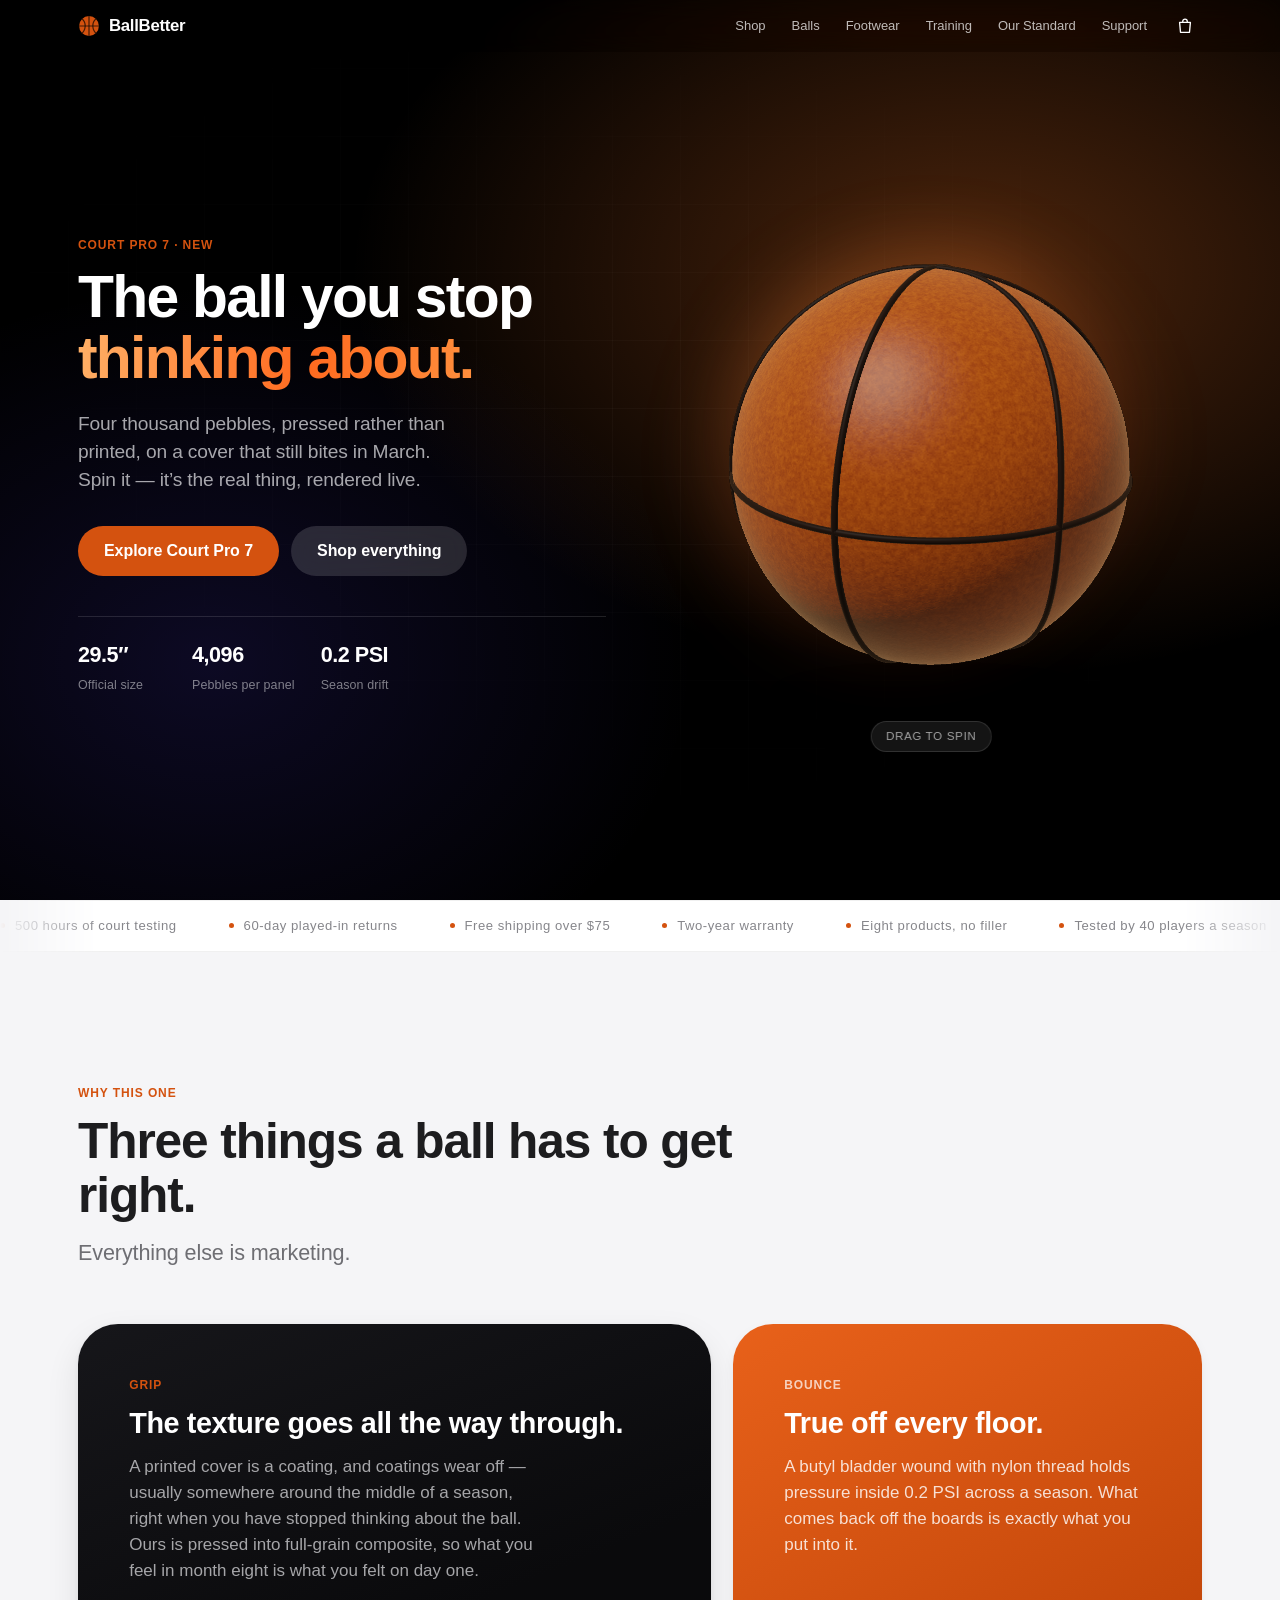
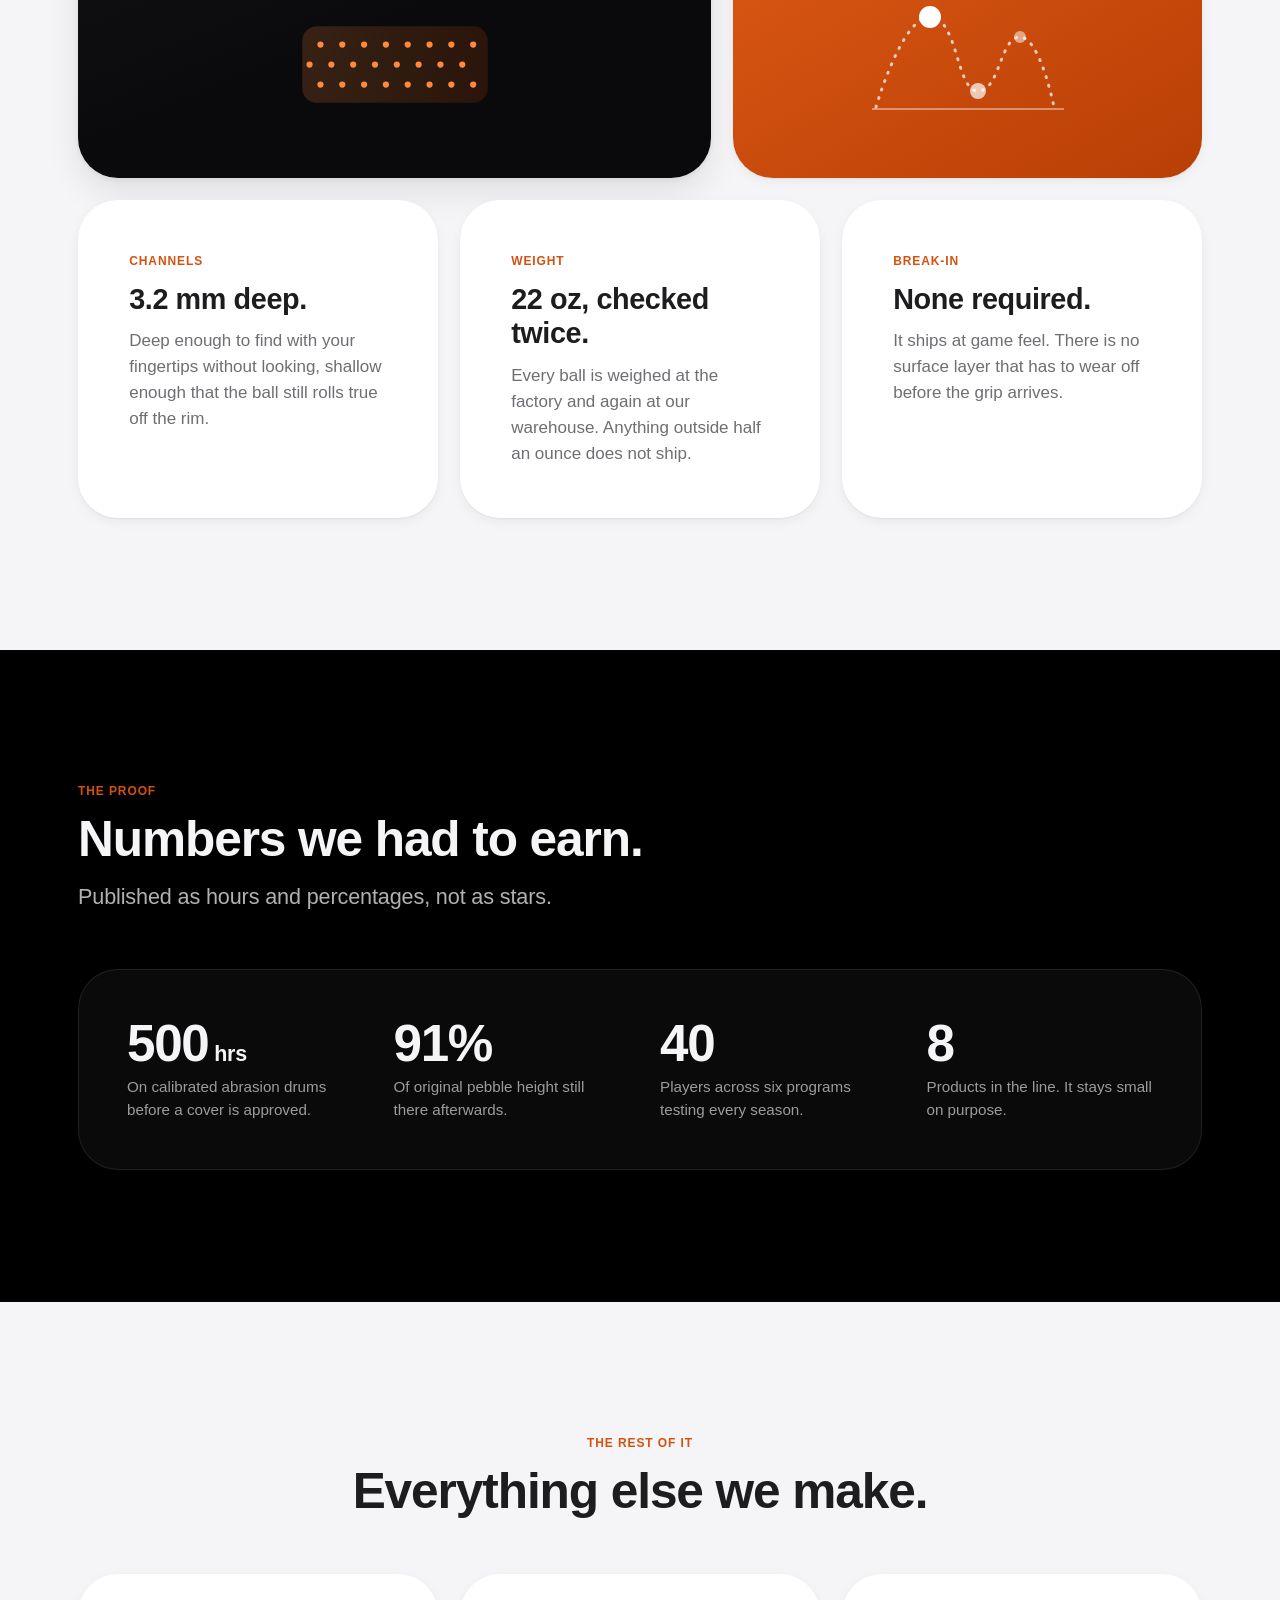
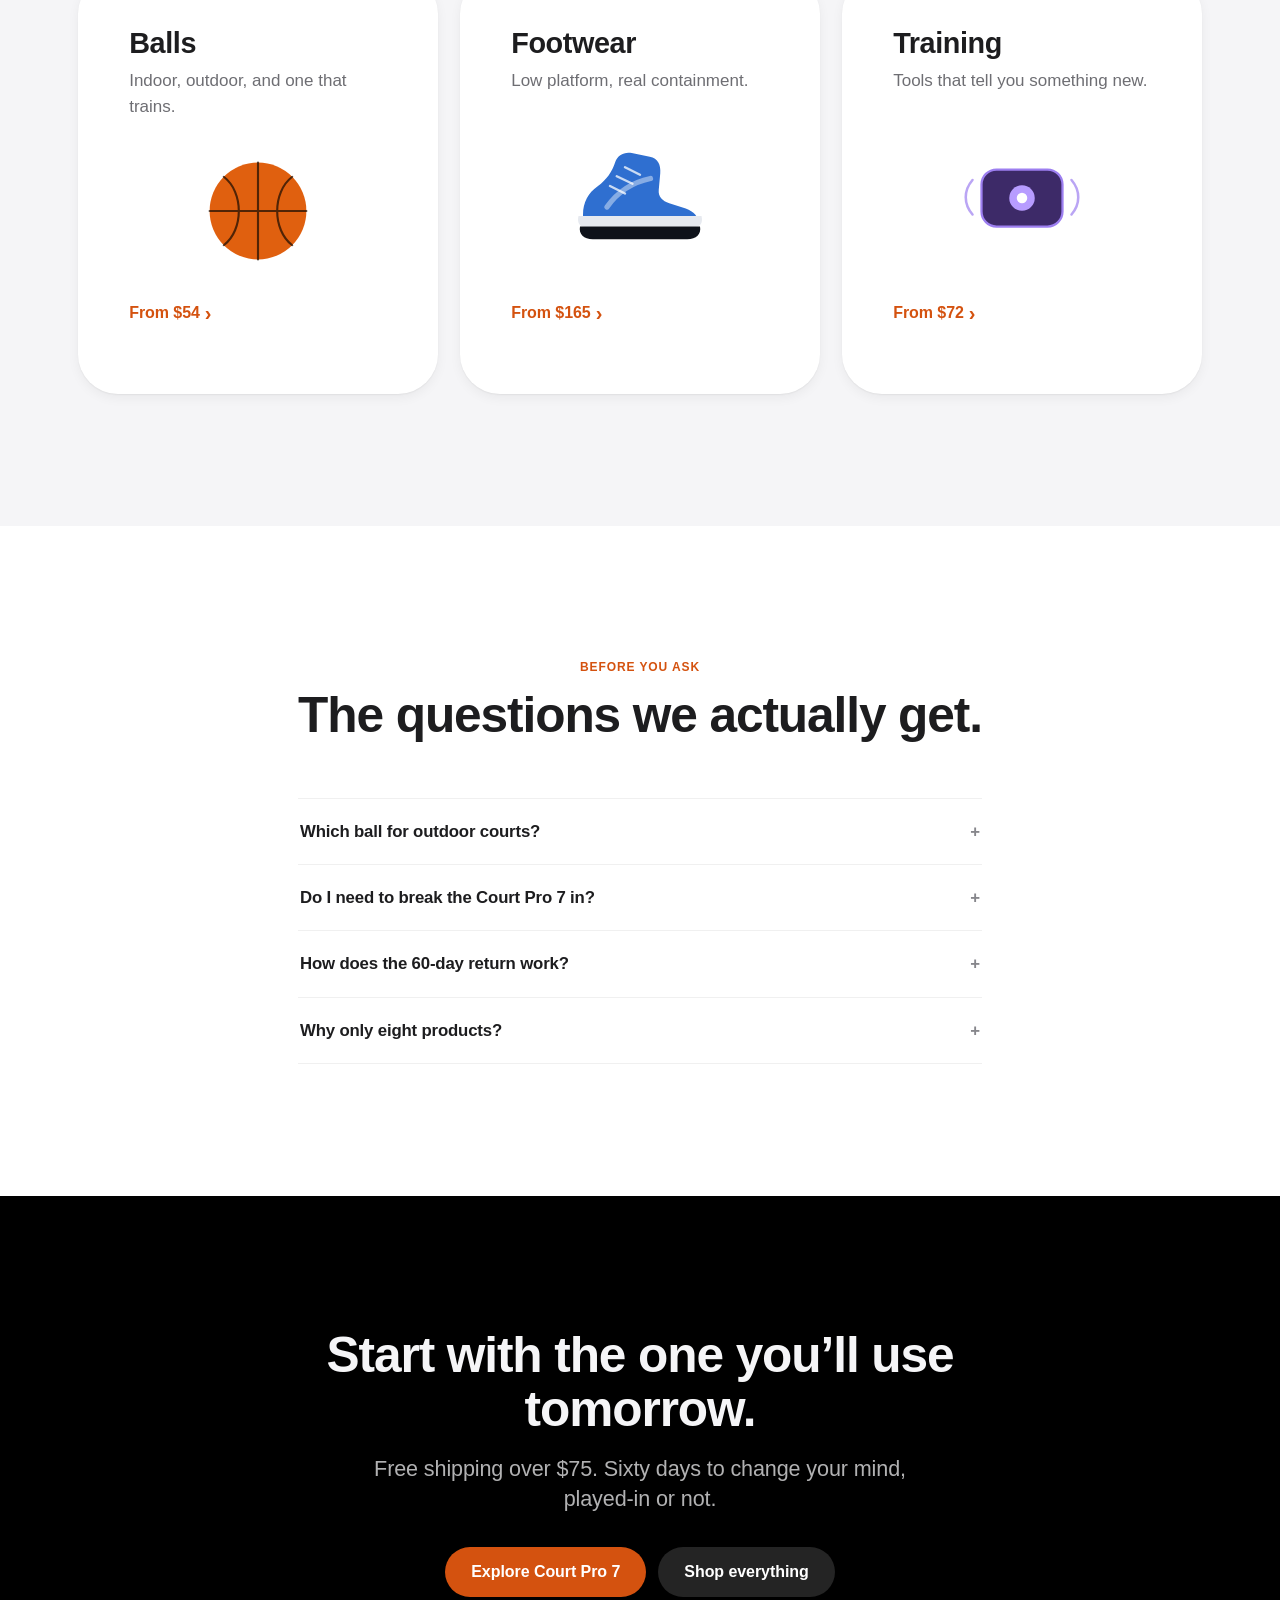
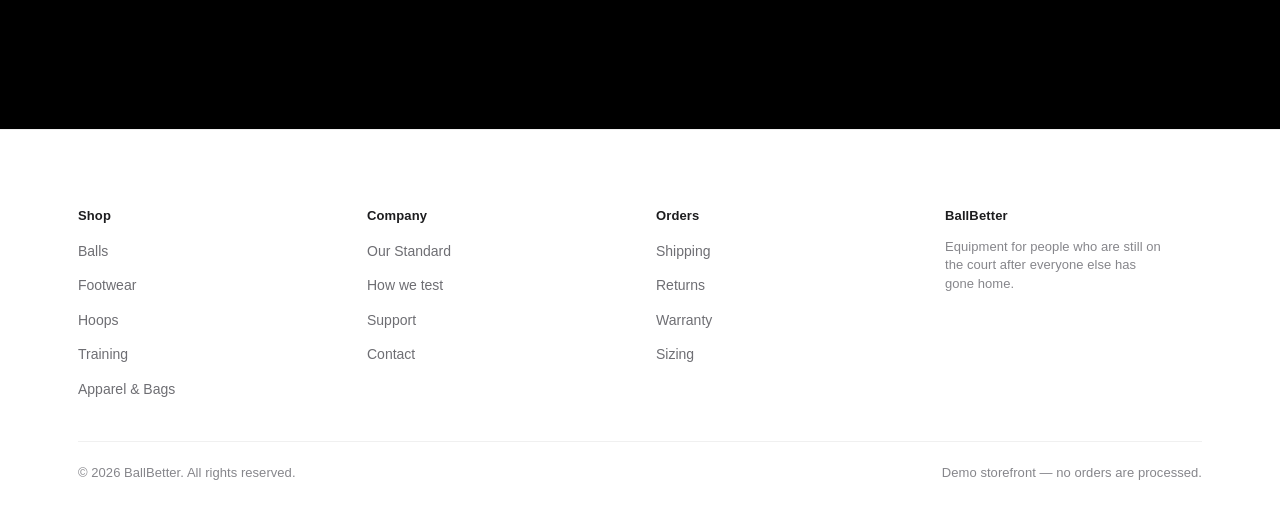
<file: index.html>
<!DOCTYPE html>
<html lang="en">
<head>
<meta charset="utf-8">
<meta name="viewport" content="width=device-width, initial-scale=1, viewport-fit=cover">
<title>BallBetter — The ball you stop thinking about</title>
<meta name="description" content="Court Pro 7: a basketball with a pressed pebble that still bites in March. Spin it in 3D, then see the rest of the line.">
<meta name="theme-color" content="#000000">
<link rel="stylesheet" href="assets/css/style.css">
<link rel="icon" href="data:image/svg+xml,%3Csvg xmlns='http://www.w3.org/2000/svg' viewBox='0 0 40 40'%3E%3Ccircle cx='20' cy='20' r='19' fill='%23d4520f'/%3E%3Cg fill='none' stroke='rgba(20,10,4,.8)' stroke-width='2.4'%3E%3Cpath d='M1 20h38M20 1v38M7 7c8 6 8 20 0 26M33 7c-8 6-8 20 0 26'/%3E%3C/g%3E%3C/svg%3E">
</head>
<body class="has-dark-hero">
  <a class="skip" href="#main">Skip to content</a>
  <header class="nav">
    <div class="nav__inner">
      <a class="brand" href="index.html">
        <svg class="brand__mark" viewBox="0 0 40 40" aria-hidden="true">
          <circle cx="20" cy="20" r="18" fill="#d4520f"/>
          <g fill="none" stroke="rgba(20,10,4,.75)" stroke-width="2.2" stroke-linecap="round">
            <path d="M2 20h36"/><path d="M20 2v36"/>
            <path d="M7 7c8 6 8 20 0 26"/><path d="M33 7c-8 6-8 20 0 26"/>
          </g>
        </svg>
        BallBetter
      </a>
      <nav class="nav__links" id="nav-links" aria-label="Primary">
        <a class="nav__link" href="shop.html">Shop</a>
        <a class="nav__link" href="shop.html?c=balls">Balls</a>
        <a class="nav__link" href="shop.html?c=footwear">Footwear</a>
        <a class="nav__link" href="shop.html?c=training">Training</a>
        <a class="nav__link" href="about.html">Our Standard</a>
        <a class="nav__link" href="support.html">Support</a>
      </nav>
      <button class="nav__menu" type="button" aria-expanded="false" aria-controls="nav-links" aria-label="Menu">
        <svg width="17" height="12" viewBox="0 0 17 12" aria-hidden="true">
          <g stroke="currentColor" stroke-width="1.6" stroke-linecap="round">
            <path d="M1 1h15"/><path d="M1 6h15"/><path d="M1 11h15"/>
          </g>
        </svg>
      </button>
      <button class="nav__cart" type="button" data-cart-open aria-label="Bag">
        <svg width="18" height="18" viewBox="0 0 20 20" aria-hidden="true">
          <path d="M4 6h12l-1 11H5L4 6z" fill="none" stroke="currentColor" stroke-width="1.5" stroke-linejoin="round"/>
          <path d="M7.5 6V4.8a2.5 2.5 0 0 1 5 0V6" fill="none" stroke="currentColor" stroke-width="1.5" stroke-linecap="round"/>
        </svg>
        <span class="nav__count" data-empty="true">0</span>
      </button>
    </div>
  </header>
<main id="main">

  <div class="progress" aria-hidden="true"></div>

  <!-- ============================== HERO ============================== -->
  <section class="hero3d">
    <div class="hero3d__inner">
      <div class="hero3d__copy">
        <p class="eyebrow">Court Pro 7 &middot; New</p>
        <h1 class="t-display">The ball you stop <em>thinking about.</em></h1>
        <p class="hero3d__sub">Four thousand pebbles, pressed rather than printed, on a cover that still bites in March. Spin it &mdash; it&rsquo;s the real thing, rendered live.</p>
        <div class="hero3d__actions">
          <a class="btn" href="product.html?id=court-pro-7">Explore Court&nbsp;Pro&nbsp;7</a>
          <a class="btn btn--ghost" href="shop.html">Shop everything</a>
        </div>
        <div class="hero3d__meta">
          <div><b>29.5&Prime;</b><span>Official size</span></div>
          <div><b>4,096</b><span>Pebbles per panel</span></div>
          <div><b>0.2 PSI</b><span>Season drift</span></div>
        </div>
      </div>

      <div class="stage" tabindex="0" role="img"
           aria-label="A Court Pro 7 basketball in three dimensions. Drag it, or use the arrow keys, to spin it.">
        <div class="stage__glow" aria-hidden="true"></div>
        <canvas id="hero-canvas"></canvas>
        <div class="stage__shadow" aria-hidden="true"></div>
        <div class="stage__fallback" aria-hidden="true">
          <svg viewBox="0 0 200 200">
            <defs><radialGradient id="fbBall" cx="36%" cy="30%" r="78%">
              <stop offset="0%" stop-color="#ff9b4d"/><stop offset="60%" stop-color="#e0600f"/>
              <stop offset="100%" stop-color="#7d2f04"/>
            </radialGradient></defs>
            <circle cx="100" cy="100" r="92" fill="url(#fbBall)"/>
            <g fill="none" stroke="rgba(20,10,4,.72)" stroke-width="3.4" stroke-linecap="round">
              <path d="M8 100h184"/><path d="M100 8v184"/>
              <path d="M34 34c40 30 40 102 0 132"/><path d="M166 34c-40 30-40 102 0 132"/>
            </g>
          </svg>
        </div>
        <span class="stage__hint">Drag to spin</span>
      </div>
    </div>
  </section>

  <!-- ============================= TICKER ============================= -->
  <div class="ticker" aria-hidden="true">
    <div class="ticker__track">
      <span>500 hours of court testing</span><span>60-day played-in returns</span>
      <span>Free shipping over $75</span><span>Two-year warranty</span>
      <span>Eight products, no filler</span><span>Tested by 40 players a season</span>
      <span>500 hours of court testing</span><span>60-day played-in returns</span>
      <span>Free shipping over $75</span><span>Two-year warranty</span>
      <span>Eight products, no filler</span><span>Tested by 40 players a season</span>
    </div>
  </div>

  <!-- ============================ THE BALL ============================ -->
  <section class="section">
    <div class="wrap">
      <div class="section__head reveal">
        <p class="eyebrow">Why this one</p>
        <h2 class="t-title">Three things a ball has to get right.</h2>
        <p class="t-lead">Everything else is marketing.</p>
      </div>

      <div class="mosaic mosaic--feature tilt-scene" style="margin-bottom:clamp(14px,1.8vw,22px)">
        <article class="tilt reveal">
          <div class="panel panel--dark">
            <span class="tilt__sheen" aria-hidden="true"></span>
            <p class="eyebrow">Grip</p>
            <h3 class="t-heading" style="color:#fff">The texture goes all the way through.</h3>
            <p class="t-body" style="margin-top:14px;max-width:44ch">A printed cover is a coating, and coatings wear off &mdash; usually somewhere around the middle of a season, right when you have stopped thinking about the ball. Ours is pressed into full-grain composite, so what you feel in month eight is what you felt on day one.</p>
            <div class="panel__figure panel__figure--push tilt__lift" aria-hidden="true">
              <svg viewBox="0 0 220 120">
                <defs><linearGradient id="gripG" x1="0" y1="0" x2="1" y2="0">
                  <stop offset="0%" stop-color="#ff8a3d"/><stop offset="100%" stop-color="#c1490b"/>
                </linearGradient></defs>
                <rect x="8" y="18" width="204" height="84" rx="16" fill="url(#gripG)" opacity=".18"/>
                <g fill="#ff8a3d">
                  <circle cx="28" cy="38" r="3.4"/><circle cx="52" cy="38" r="3.4"/><circle cx="76" cy="38" r="3.4"/>
                  <circle cx="100" cy="38" r="3.4"/><circle cx="124" cy="38" r="3.4"/><circle cx="148" cy="38" r="3.4"/>
                  <circle cx="172" cy="38" r="3.4"/><circle cx="196" cy="38" r="3.4"/>
                  <circle cx="40" cy="60" r="3.4"/><circle cx="64" cy="60" r="3.4"/><circle cx="88" cy="60" r="3.4"/>
                  <circle cx="112" cy="60" r="3.4"/><circle cx="136" cy="60" r="3.4"/><circle cx="160" cy="60" r="3.4"/>
                  <circle cx="184" cy="60" r="3.4"/><circle cx="16" cy="60" r="3.4"/>
                  <circle cx="28" cy="82" r="3.4"/><circle cx="52" cy="82" r="3.4"/><circle cx="76" cy="82" r="3.4"/>
                  <circle cx="100" cy="82" r="3.4"/><circle cx="124" cy="82" r="3.4"/><circle cx="148" cy="82" r="3.4"/>
                  <circle cx="172" cy="82" r="3.4"/><circle cx="196" cy="82" r="3.4"/>
                </g>
              </svg>
            </div>
          </div>
        </article>

        <article class="tilt reveal" data-delay="70">
          <div class="panel panel--accent">
            <span class="tilt__sheen" aria-hidden="true"></span>
            <p class="eyebrow">Bounce</p>
            <h3 class="t-heading" style="color:#fff">True off every floor.</h3>
            <p class="t-body" style="margin-top:14px">A butyl bladder wound with nylon thread holds pressure inside 0.2&nbsp;PSI across a season. What comes back off the boards is exactly what you put into it.</p>
            <div class="panel__figure panel__figure--push tilt__lift" aria-hidden="true">
              <svg viewBox="0 0 200 120">
                <path d="M8 108C8 108 34 18 62 18s26 74 48 74 22-54 42-54 34 70 34 70"
                      fill="none" stroke="rgba(255,255,255,.72)" stroke-width="3" stroke-linecap="round" stroke-dasharray="1 8"/>
                <circle cx="62" cy="18" r="11" fill="#fff"/>
                <circle cx="110" cy="92" r="8" fill="rgba(255,255,255,.7)"/>
                <circle cx="152" cy="38" r="6" fill="rgba(255,255,255,.5)"/>
                <path d="M4 110h192" stroke="rgba(255,255,255,.4)" stroke-width="2"/>
              </svg>
            </div>
          </div>
        </article>
      </div>

      <div class="mosaic tilt-scene">
        <article class="tilt reveal">
          <div class="panel">
            <span class="tilt__sheen" aria-hidden="true"></span>
            <p class="eyebrow">Channels</p>
            <h3 class="t-heading">3.2 mm deep.</h3>
            <p class="t-body" style="margin-top:12px">Deep enough to find with your fingertips without looking, shallow enough that the ball still rolls true off the rim.</p>
          </div>
        </article>
        <article class="tilt reveal" data-delay="60">
          <div class="panel">
            <span class="tilt__sheen" aria-hidden="true"></span>
            <p class="eyebrow">Weight</p>
            <h3 class="t-heading">22 oz, checked twice.</h3>
            <p class="t-body" style="margin-top:12px">Every ball is weighed at the factory and again at our warehouse. Anything outside half an ounce does not ship.</p>
          </div>
        </article>
        <article class="tilt reveal" data-delay="120">
          <div class="panel">
            <span class="tilt__sheen" aria-hidden="true"></span>
            <p class="eyebrow">Break-in</p>
            <h3 class="t-heading">None required.</h3>
            <p class="t-body" style="margin-top:12px">It ships at game feel. There is no surface layer that has to wear off before the grip arrives.</p>
          </div>
        </article>
      </div>
    </div>
  </section>

  <!-- ============================ THE PROOF =========================== -->
  <section class="section section--deep on-deep">
    <div class="wrap">
      <div class="section__head reveal">
        <p class="eyebrow">The proof</p>
        <h2 class="t-title">Numbers we had to earn.</h2>
        <p class="t-lead">Published as hours and percentages, not as stars.</p>
      </div>
      <div class="band reveal">
        <div><p class="stat__n">500<span style="font-size:.42em;letter-spacing:-.01em"> hrs</span></p><p class="stat__l">On calibrated abrasion drums before a cover is approved.</p></div>
        <div><p class="stat__n">91%</p><p class="stat__l">Of original pebble height still there afterwards.</p></div>
        <div><p class="stat__n">40</p><p class="stat__l">Players across six programs testing every season.</p></div>
        <div><p class="stat__n">8</p><p class="stat__l">Products in the line. It stays small on purpose.</p></div>
      </div>
    </div>
  </section>

  <!-- ============================ CATEGORIES ========================== -->
  <section class="section">
    <div class="wrap">
      <div class="section__head section__head--center reveal">
        <p class="eyebrow">The rest of it</p>
        <h2 class="t-title">Everything else we make.</h2>
      </div>
      <div class="mosaic tilt-scene">
        <a class="tilt reveal" href="shop.html?c=balls" style="text-decoration:none">
          <div class="panel">
            <span class="tilt__sheen" aria-hidden="true"></span>
            <h3 class="t-heading">Balls</h3>
            <p class="t-body" style="margin-top:8px">Indoor, outdoor, and one that trains.</p>
            <div class="panel__figure panel__figure--push tilt__lift" aria-hidden="true">
              <svg viewBox="0 0 200 200" style="width:118px"><circle cx="100" cy="100" r="82" fill="#e0600f"/><g fill="none" stroke="rgba(20,10,4,.7)" stroke-width="3.6" stroke-linecap="round"><path d="M18 100h164M100 18v164M42 42c34 26 34 90 0 116M158 42c-34 26-34 90 0 116"/></g></svg>
            </div>
            <p style="margin-top:22px"><span class="link-arrow">From $54</span></p>
          </div>
        </a>
        <a class="tilt reveal" data-delay="60" href="shop.html?c=footwear" style="text-decoration:none">
          <div class="panel">
            <span class="tilt__sheen" aria-hidden="true"></span>
            <h3 class="t-heading">Footwear</h3>
            <p class="t-body" style="margin-top:8px">Low platform, real containment.</p>
            <div class="panel__figure panel__figure--push tilt__lift" aria-hidden="true">
              <svg viewBox="0 0 200 200" style="width:150px">
                <path d="M24 126c0-16 7-29 20-38 11-8 19-19 23-32 3-9 12-14 22-12l24 5c11 2 15 11 14 22l-2 22c-1 9 5 15 14 18l22 7c11 4 17 11 17 20H24z" fill="#2f6fd0"/>
                <path d="M56 116c14-20 34-33 58-38" fill="none" stroke="rgba(255,255,255,.42)" stroke-width="7" stroke-linecap="round"/>
                <g stroke="rgba(255,255,255,.75)" stroke-width="3.2" stroke-linecap="round">
                  <path d="M60 88l20 10"/><path d="M69 75l21 10"/><path d="M80 63l20 10"/>
                </g>
                <path d="M18 128h164c2 8-1 14-7 14H25c-6 0-9-6-7-14z" fill="#e6e9ef"/>
                <path d="M20 142h160c2 10-5 17-17 17H37c-12 0-19-7-17-17z" fill="#0e121a"/>
              </svg>
            </div>
            <p style="margin-top:22px"><span class="link-arrow">From $165</span></p>
          </div>
        </a>
        <a class="tilt reveal" data-delay="120" href="shop.html?c=training" style="text-decoration:none">
          <div class="panel">
            <span class="tilt__sheen" aria-hidden="true"></span>
            <h3 class="t-heading">Training</h3>
            <p class="t-body" style="margin-top:8px">Tools that tell you something new.</p>
            <div class="panel__figure panel__figure--push tilt__lift" aria-hidden="true">
              <svg viewBox="0 0 200 200" style="width:150px">
                <rect x="46" y="66" width="108" height="76" rx="20" fill="#3d2a68" stroke="#9d7ff0" stroke-width="3"/>
                <circle cx="100" cy="104" r="17" fill="#b79cff"/><circle cx="100" cy="104" r="7" fill="#fff"/>
                <g fill="none" stroke="#9d7ff0" stroke-width="3.4" stroke-linecap="round" opacity=".7">
                  <path d="M34 80c-12 14-12 32 0 46"/><path d="M166 80c12 14 12 32 0 46"/>
                </g>
              </svg>
            </div>
            <p style="margin-top:22px"><span class="link-arrow">From $72</span></p>
          </div>
        </a>
      </div>
    </div>
  </section>

  <!-- =============================== FAQ ============================== -->
  <section class="section section--elevated">
    <div class="wrap narrow">
      <div class="section__head section__head--center reveal">
        <p class="eyebrow">Before you ask</p>
        <h2 class="t-title">The questions we actually get.</h2>
      </div>
      <div class="faq reveal">
        <div class="faq__item">
          <button class="faq__q" type="button" aria-expanded="false">Which ball for outdoor courts?<span class="faq__sign" aria-hidden="true">+</span></button>
          <div class="faq__a" hidden><p>Blacktop All-Weather. Composite leather looks better on a shelf, but concrete strips its pebble within weeks. The Blacktop&rsquo;s rubber compound is tuned for abrasion first and keeps 91% of its pebble height after 500 simulated court hours.</p></div>
        </div>
        <div class="faq__item">
          <button class="faq__q" type="button" aria-expanded="false">Do I need to break the Court Pro 7 in?<span class="faq__sign" aria-hidden="true">+</span></button>
          <div class="faq__a" hidden><p>No. It ships at game feel. The cover is pressed rather than coated, so there is no surface layer that has to wear off before the grip arrives.</p></div>
        </div>
        <div class="faq__item">
          <button class="faq__q" type="button" aria-expanded="false">How does the 60-day return work?<span class="faq__sign" aria-hidden="true">+</span></button>
          <div class="faq__a" hidden><p>Play with it. If it is not right, tell us within 60 days and we cover return shipping &mdash; used condition included. A ball you were afraid to use was never actually tested.</p></div>
        </div>
        <div class="faq__item">
          <button class="faq__q" type="button" aria-expanded="false">Why only eight products?<span class="faq__sign" aria-hidden="true">+</span></button>
          <div class="faq__a" hidden><p>Because we would rather have one ball that is the right answer than six that hedge. When something better exists, the old one leaves the line rather than getting a discount tier and a second life.</p></div>
        </div>
      </div>
    </div>
  </section>

  <!-- =============================== CTA ============================== -->
  <section class="section section--deep on-deep">
    <div class="wrap narrow" style="text-align:center">
      <h2 class="t-title reveal">Start with the one you&rsquo;ll use tomorrow.</h2>
      <p class="t-lead reveal" data-delay="60" style="margin:18px auto 32px;max-width:46ch">Free shipping over $75. Sixty days to change your mind, played-in or not.</p>
      <div class="hero3d__actions reveal" data-delay="120" style="justify-content:center">
        <a class="btn" href="product.html?id=court-pro-7">Explore Court&nbsp;Pro&nbsp;7</a>
        <a class="btn btn--ghost" href="shop.html">Shop everything</a>
      </div>
    </div>
  </section>

</main>
  <footer class="footer">
    <div class="wrap">
      <div class="footer__cols">
        <div>
          <h3>Shop</h3>
          <ul>
            <li><a href="shop.html?c=balls">Balls</a></li>
            <li><a href="shop.html?c=footwear">Footwear</a></li>
            <li><a href="shop.html?c=hoops">Hoops</a></li>
            <li><a href="shop.html?c=training">Training</a></li>
            <li><a href="shop.html?c=apparel">Apparel &amp; Bags</a></li>
          </ul>
        </div>
        <div>
          <h3>Company</h3>
          <ul>
            <li><a href="about.html">Our Standard</a></li>
            <li><a href="about.html#testing">How we test</a></li>
            <li><a href="support.html">Support</a></li>
            <li><a href="support.html#contact">Contact</a></li>
          </ul>
        </div>
        <div>
          <h3>Orders</h3>
          <ul>
            <li><a href="support.html#shipping">Shipping</a></li>
            <li><a href="support.html#returns">Returns</a></li>
            <li><a href="support.html#warranty">Warranty</a></li>
            <li><a href="support.html#sizing">Sizing</a></li>
          </ul>
        </div>
        <div>
          <h3>BallBetter</h3>
          <p class="t-small" style="max-width:30ch">Equipment for people who are still on the court after everyone else has gone home.</p>
        </div>
      </div>
      <div class="footer__base">
        <p class="t-small">&copy; <span data-year>2026</span> BallBetter. All rights reserved.</p>
        <p class="t-small">Demo storefront — no orders are processed.</p>
      </div>
    </div>
  </footer>

  <div class="scrim"></div>
  <aside class="sheet" role="dialog" aria-modal="true" aria-label="Your bag" aria-hidden="true">
    <div class="sheet__head">
      <h2 class="sheet__title">Your bag</h2>
      <button class="sheet__close" type="button" aria-label="Close bag">
        <svg width="13" height="13" viewBox="0 0 14 14" aria-hidden="true">
          <g stroke="currentColor" stroke-width="1.7" stroke-linecap="round"><path d="M1 1l12 12"/><path d="M13 1L1 13"/></g>
        </svg>
      </button>
    </div>
    <div class="sheet__body"></div>
    <div class="sheet__foot">
      <div class="sheet__row">
        <span class="t-body">Subtotal</span>
        <span class="sheet__total">$0</span>
      </div>
      <p class="t-small" style="margin-bottom:14px">Free shipping over $75. Returns within 60 days, played-in or not.</p>
      <button class="btn btn--wide" type="button" data-checkout disabled>Check out</button>
    </div>
  </aside>
<script src="assets/js/catalog.js"></script>
<script src="assets/js/app.js"></script>
<script src="assets/js/hero3d.js"></script>
</body>
</html>
</file>
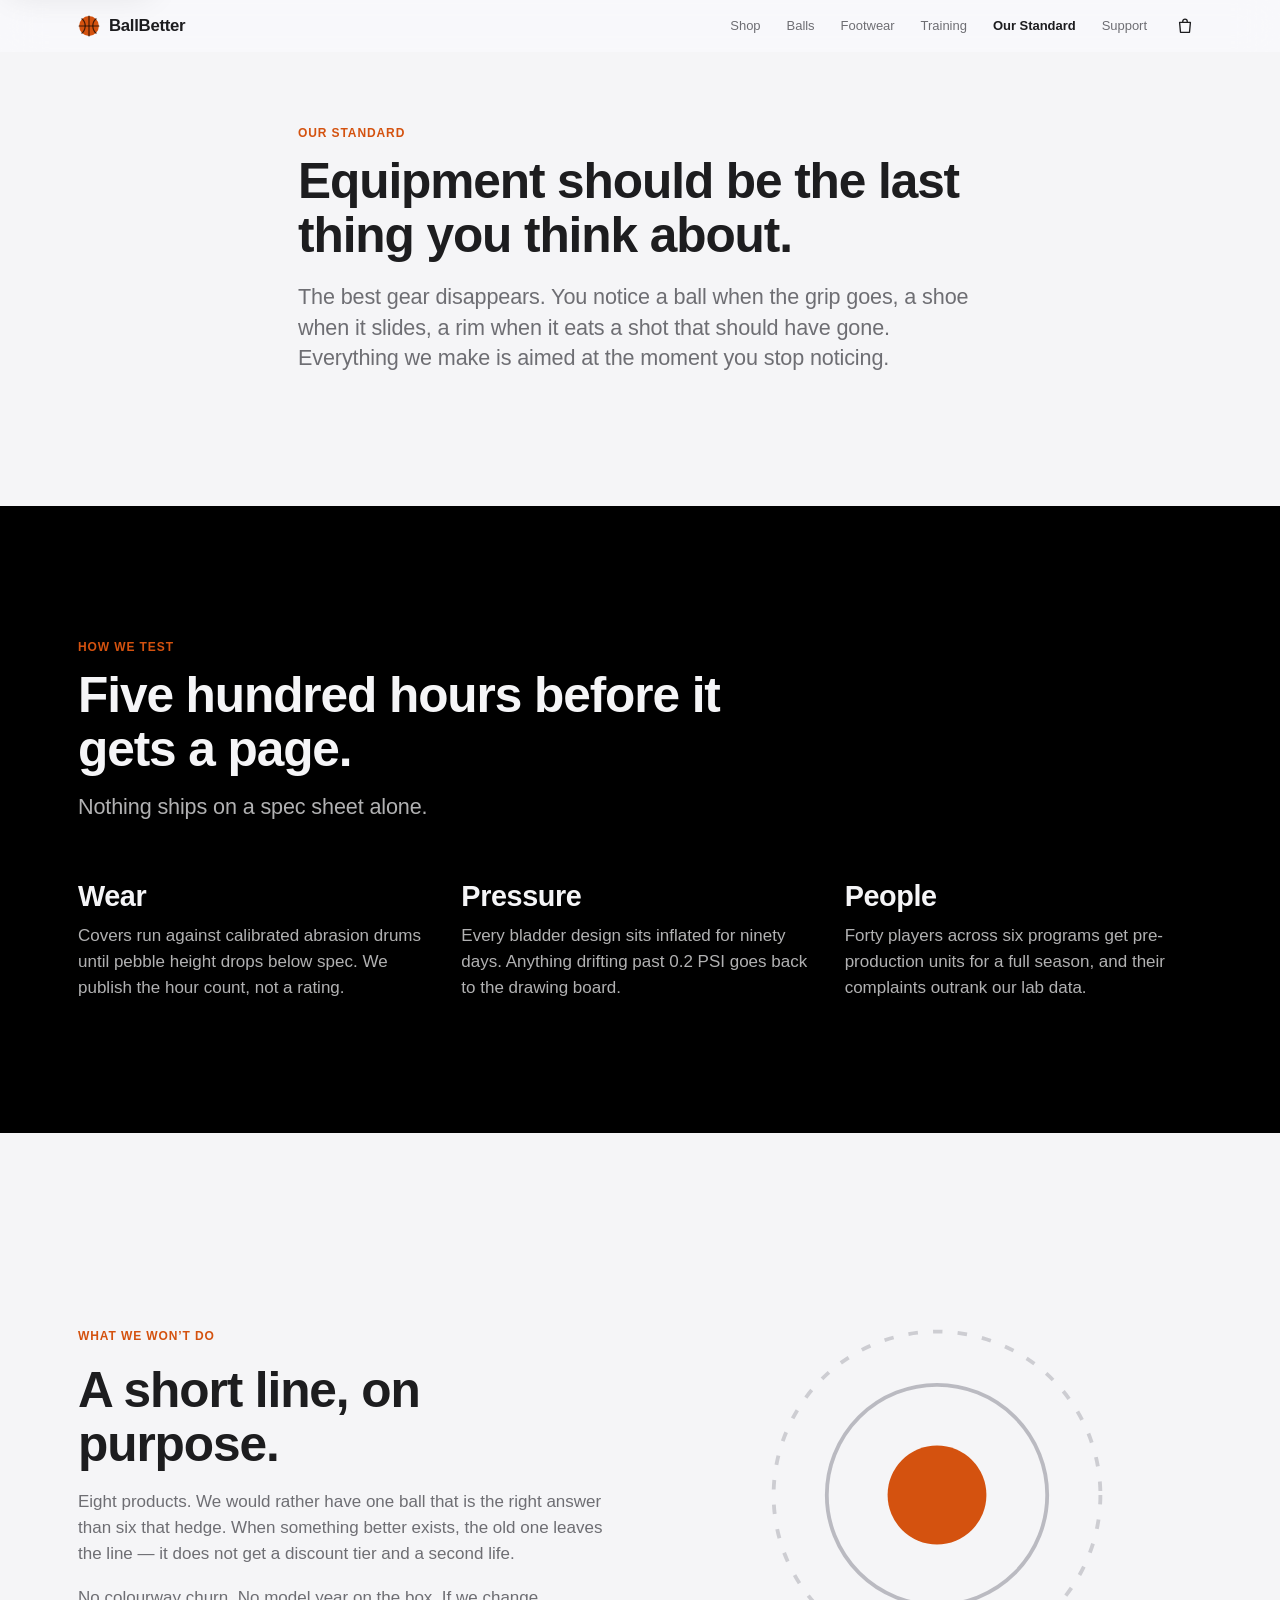
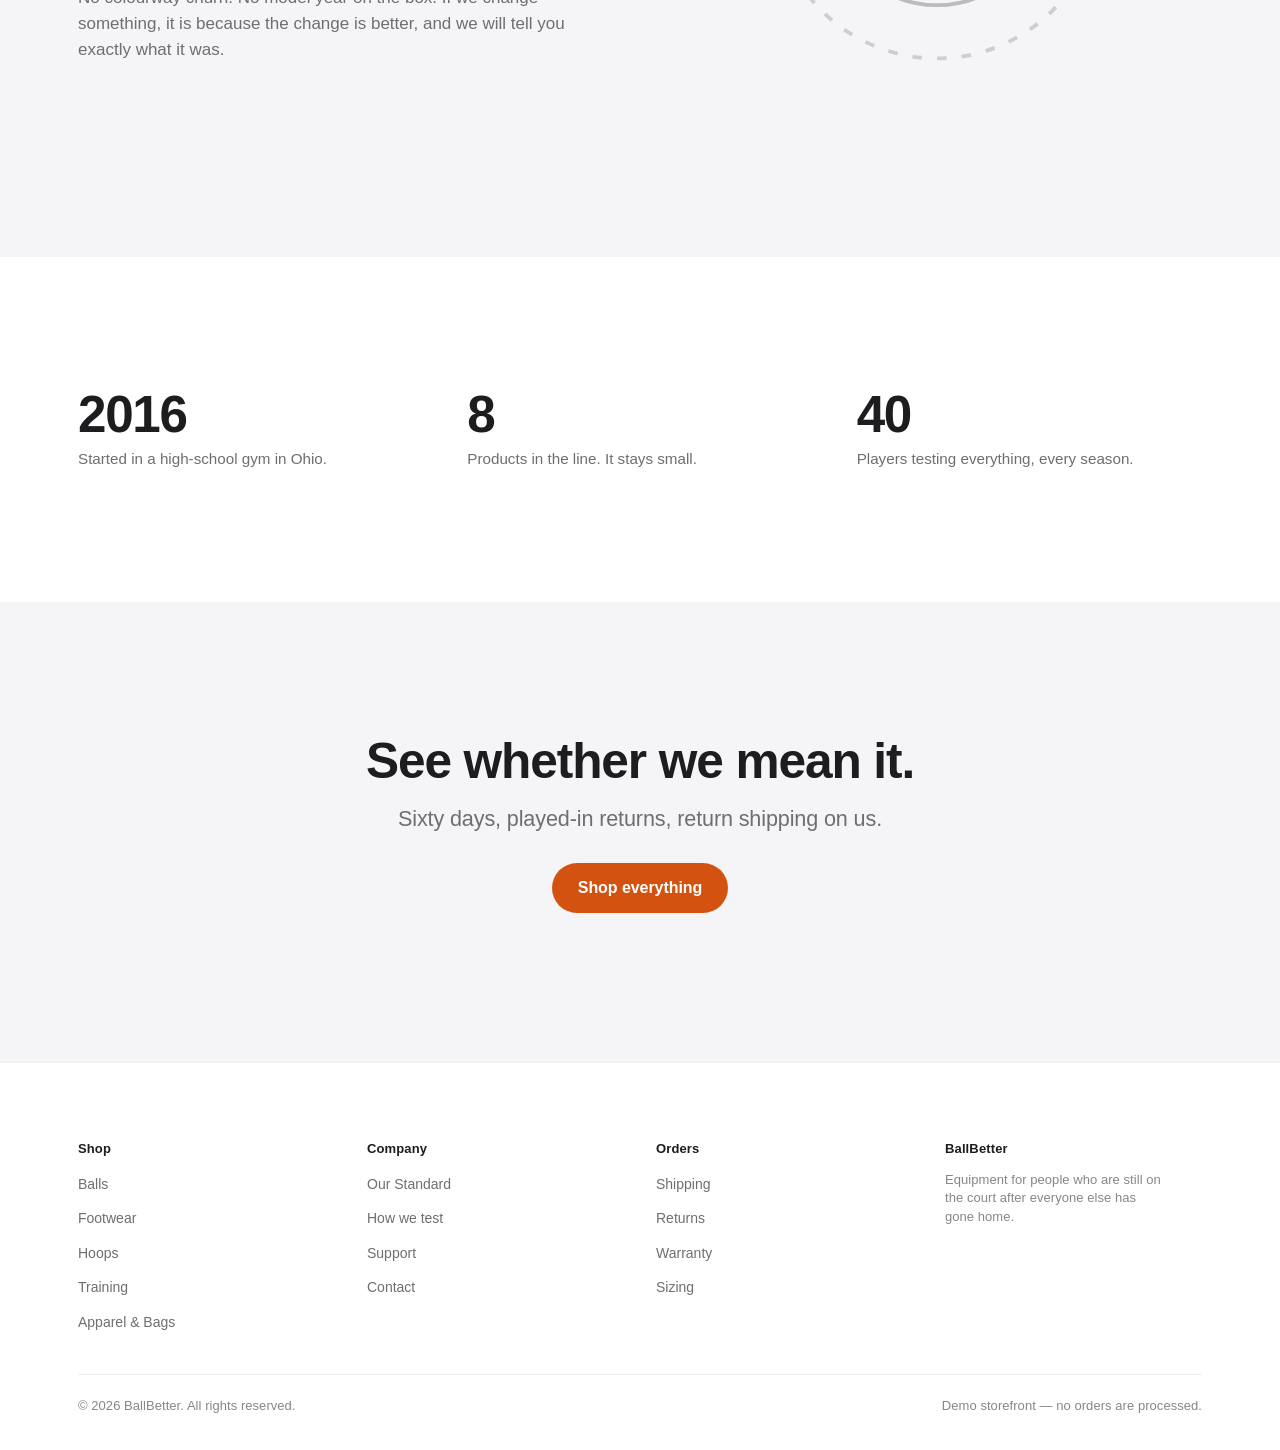
<file: about.html>
<!DOCTYPE html>
<html lang="en">
<head>
<meta charset="utf-8">
<meta name="viewport" content="width=device-width, initial-scale=1, viewport-fit=cover">
<title>Our Standard — BallBetter</title>
<meta name="description" content="How BallBetter decides what to make, and how everything gets tested before it ships.">
<meta name="theme-color" content="#f5f5f7" media="(prefers-color-scheme: light)">
<meta name="theme-color" content="#000000" media="(prefers-color-scheme: dark)">
<link rel="stylesheet" href="assets/css/style.css">
<link rel="icon" href="data:image/svg+xml,%3Csvg xmlns='http://www.w3.org/2000/svg' viewBox='0 0 40 40'%3E%3Ccircle cx='20' cy='20' r='19' fill='%23d4520f'/%3E%3Cg fill='none' stroke='rgba(20,10,4,.8)' stroke-width='2.4'%3E%3Cpath d='M1 20h38M20 1v38M7 7c8 6 8 20 0 26M33 7c-8 6-8 20 0 26'/%3E%3C/g%3E%3C/svg%3E">
</head>
<body>

  <a class="skip" href="#main">Skip to content</a>
  <header class="nav">
    <div class="nav__inner">
      <a class="brand" href="index.html">
        <svg class="brand__mark" viewBox="0 0 40 40" aria-hidden="true">
          <circle cx="20" cy="20" r="18" fill="#d4520f"/>
          <g fill="none" stroke="rgba(20,10,4,.75)" stroke-width="2.2" stroke-linecap="round">
            <path d="M2 20h36"/><path d="M20 2v36"/>
            <path d="M7 7c8 6 8 20 0 26"/><path d="M33 7c-8 6-8 20 0 26"/>
          </g>
        </svg>
        BallBetter
      </a>
      <nav class="nav__links" id="nav-links" aria-label="Primary">
        <a class="nav__link" href="shop.html">Shop</a>
        <a class="nav__link" href="shop.html?c=balls">Balls</a>
        <a class="nav__link" href="shop.html?c=footwear">Footwear</a>
        <a class="nav__link" href="shop.html?c=training">Training</a>
        <a class="nav__link" href="about.html">Our Standard</a>
        <a class="nav__link" href="support.html">Support</a>
      </nav>
      <button class="nav__menu" type="button" aria-expanded="false" aria-controls="nav-links" aria-label="Menu">
        <svg width="17" height="12" viewBox="0 0 17 12" aria-hidden="true">
          <g stroke="currentColor" stroke-width="1.6" stroke-linecap="round">
            <path d="M1 1h15"/><path d="M1 6h15"/><path d="M1 11h15"/>
          </g>
        </svg>
      </button>
      <button class="nav__cart" type="button" data-cart-open aria-label="Bag">
        <svg width="18" height="18" viewBox="0 0 20 20" aria-hidden="true">
          <path d="M4 6h12l-1 11H5L4 6z" fill="none" stroke="currentColor" stroke-width="1.5" stroke-linejoin="round"/>
          <path d="M7.5 6V4.8a2.5 2.5 0 0 1 5 0V6" fill="none" stroke="currentColor" stroke-width="1.5" stroke-linecap="round"/>
        </svg>
        <span class="nav__count" data-empty="true">0</span>
      </button>
    </div>
  </header>
<main id="main">

  <section class="section" style="padding-top:calc(var(--nav-h) + 72px)">
    <div class="wrap narrow">
      <p class="eyebrow">Our standard</p>
      <h1 class="t-title">Equipment should be the last thing you think about.</h1>
      <p class="t-lead" style="margin-top:20px">The best gear disappears. You notice a ball when the grip goes, a shoe when it slides, a rim when it eats a shot that should have gone. Everything we make is aimed at the moment you stop noticing.</p>
    </div>
  </section>

  <section class="section section--deep on-deep" id="testing">
    <div class="wrap">
      <div class="section__head reveal">
        <p class="eyebrow">How we test</p>
        <h2 class="t-title">Five hundred hours before it gets a page.</h2>
        <p class="t-lead">Nothing ships on a spec sheet alone.</p>
      </div>
      <div class="grid" style="grid-template-columns:repeat(auto-fit,minmax(240px,1fr))">
        <div class="reveal"><h3 class="t-heading">Wear</h3><p class="t-body" style="margin-top:10px">Covers run against calibrated abrasion drums until pebble height drops below spec. We publish the hour count, not a rating.</p></div>
        <div class="reveal" data-delay="60"><h3 class="t-heading">Pressure</h3><p class="t-body" style="margin-top:10px">Every bladder design sits inflated for ninety days. Anything drifting past 0.2 PSI goes back to the drawing board.</p></div>
        <div class="reveal" data-delay="120"><h3 class="t-heading">People</h3><p class="t-body" style="margin-top:10px">Forty players across six programs get pre-production units for a full season, and their complaints outrank our lab data.</p></div>
      </div>
    </div>
  </section>

  <section class="section">
    <div class="wrap">
      <div class="split">
        <div class="split__copy reveal">
          <p class="eyebrow">What we won&rsquo;t do</p>
          <h2 class="t-title">A short line, on purpose.</h2>
          <p class="t-body">Eight products. We would rather have one ball that is the right answer than six that hedge. When something better exists, the old one leaves the line — it does not get a discount tier and a second life.</p>
          <p class="t-body">No colourway churn. No model year on the box. If we change something, it is because the change is better, and we will tell you exactly what it was.</p>
        </div>
        <div class="split__art reveal" data-delay="80">
          <svg viewBox="0 0 200 200" aria-hidden="true">
            <circle cx="100" cy="100" r="86" fill="none" stroke="rgba(128,128,140,.35)" stroke-width="2" stroke-dasharray="5 8"/>
            <circle cx="100" cy="100" r="58" fill="none" stroke="rgba(128,128,140,.5)" stroke-width="2"/>
            <circle cx="100" cy="100" r="26" fill="#d4520f"/>
          </svg>
        </div>
      </div>
    </div>
  </section>

  <section class="section section--elevated">
    <div class="wrap">
      <div class="stats">
        <div class="reveal"><p class="stat__n">2016</p><p class="stat__l">Started in a high-school gym in Ohio.</p></div>
        <div class="reveal" data-delay="60"><p class="stat__n">8</p><p class="stat__l">Products in the line. It stays small.</p></div>
        <div class="reveal" data-delay="120"><p class="stat__n">40</p><p class="stat__l">Players testing everything, every season.</p></div>
      </div>
    </div>
  </section>

  <section class="section">
    <div class="wrap narrow" style="text-align:center">
      <h2 class="t-title reveal">See whether we mean it.</h2>
      <p class="t-lead reveal" data-delay="60" style="margin:16px auto 28px;max-width:48ch">Sixty days, played-in returns, return shipping on us.</p>
      <p class="reveal" data-delay="120"><a class="btn" href="shop.html">Shop everything</a></p>
    </div>
  </section>
</main>

  <footer class="footer">
    <div class="wrap">
      <div class="footer__cols">
        <div>
          <h3>Shop</h3>
          <ul>
            <li><a href="shop.html?c=balls">Balls</a></li>
            <li><a href="shop.html?c=footwear">Footwear</a></li>
            <li><a href="shop.html?c=hoops">Hoops</a></li>
            <li><a href="shop.html?c=training">Training</a></li>
            <li><a href="shop.html?c=apparel">Apparel &amp; Bags</a></li>
          </ul>
        </div>
        <div>
          <h3>Company</h3>
          <ul>
            <li><a href="about.html">Our Standard</a></li>
            <li><a href="about.html#testing">How we test</a></li>
            <li><a href="support.html">Support</a></li>
            <li><a href="support.html#contact">Contact</a></li>
          </ul>
        </div>
        <div>
          <h3>Orders</h3>
          <ul>
            <li><a href="support.html#shipping">Shipping</a></li>
            <li><a href="support.html#returns">Returns</a></li>
            <li><a href="support.html#warranty">Warranty</a></li>
            <li><a href="support.html#sizing">Sizing</a></li>
          </ul>
        </div>
        <div>
          <h3>BallBetter</h3>
          <p class="t-small" style="max-width:30ch">Equipment for people who are still on the court after everyone else has gone home.</p>
        </div>
      </div>
      <div class="footer__base">
        <p class="t-small">&copy; <span data-year>2026</span> BallBetter. All rights reserved.</p>
        <p class="t-small">Demo storefront — no orders are processed.</p>
      </div>
    </div>
  </footer>

  <div class="scrim"></div>
  <aside class="sheet" role="dialog" aria-modal="true" aria-label="Your bag" aria-hidden="true">
    <div class="sheet__head">
      <h2 class="sheet__title">Your bag</h2>
      <button class="sheet__close" type="button" aria-label="Close bag">
        <svg width="13" height="13" viewBox="0 0 14 14" aria-hidden="true">
          <g stroke="currentColor" stroke-width="1.7" stroke-linecap="round"><path d="M1 1l12 12"/><path d="M13 1L1 13"/></g>
        </svg>
      </button>
    </div>
    <div class="sheet__body"></div>
    <div class="sheet__foot">
      <div class="sheet__row">
        <span class="t-body">Subtotal</span>
        <span class="sheet__total">$0</span>
      </div>
      <p class="t-small" style="margin-bottom:14px">Free shipping over $75. Returns within 60 days, played-in or not.</p>
      <button class="btn btn--wide" type="button" data-checkout disabled>Check out</button>
    </div>
  </aside>
<script src="assets/js/catalog.js"></script>
<script src="assets/js/app.js"></script>
</body>
</html>
</file>
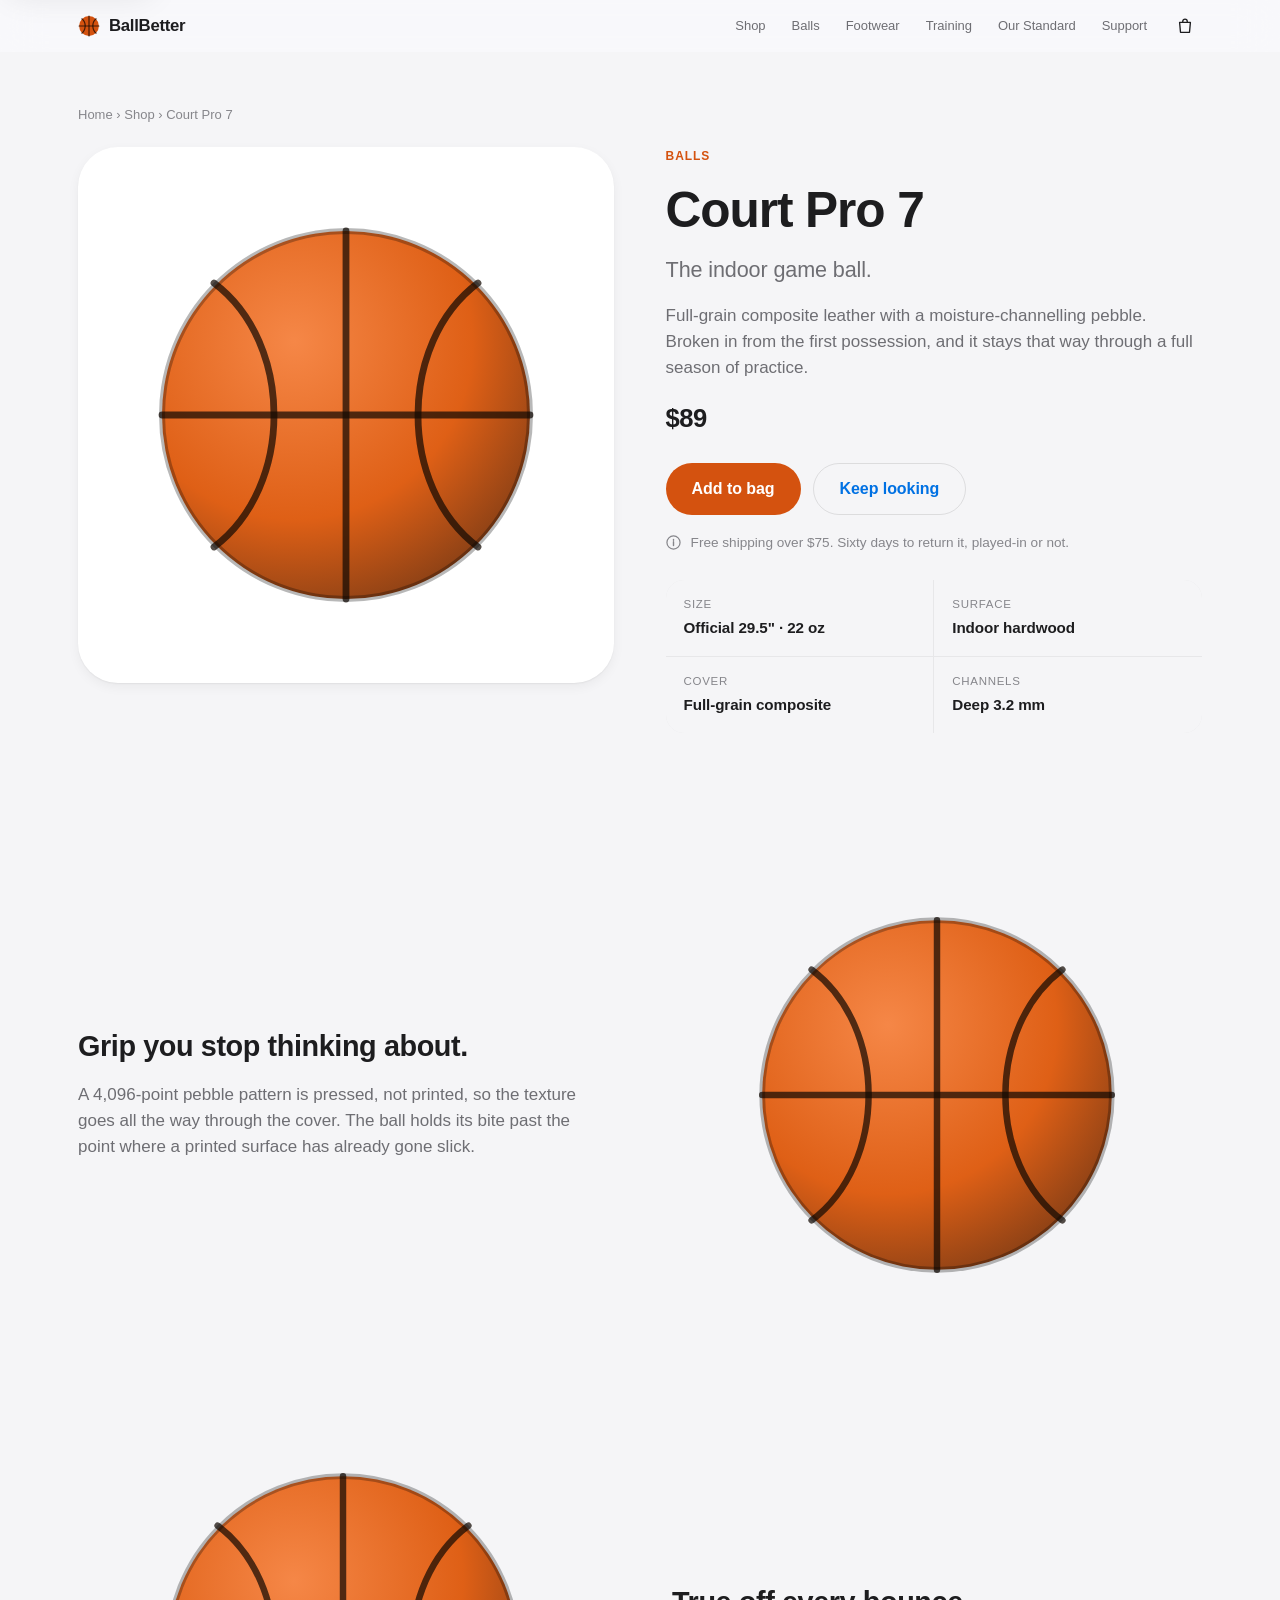
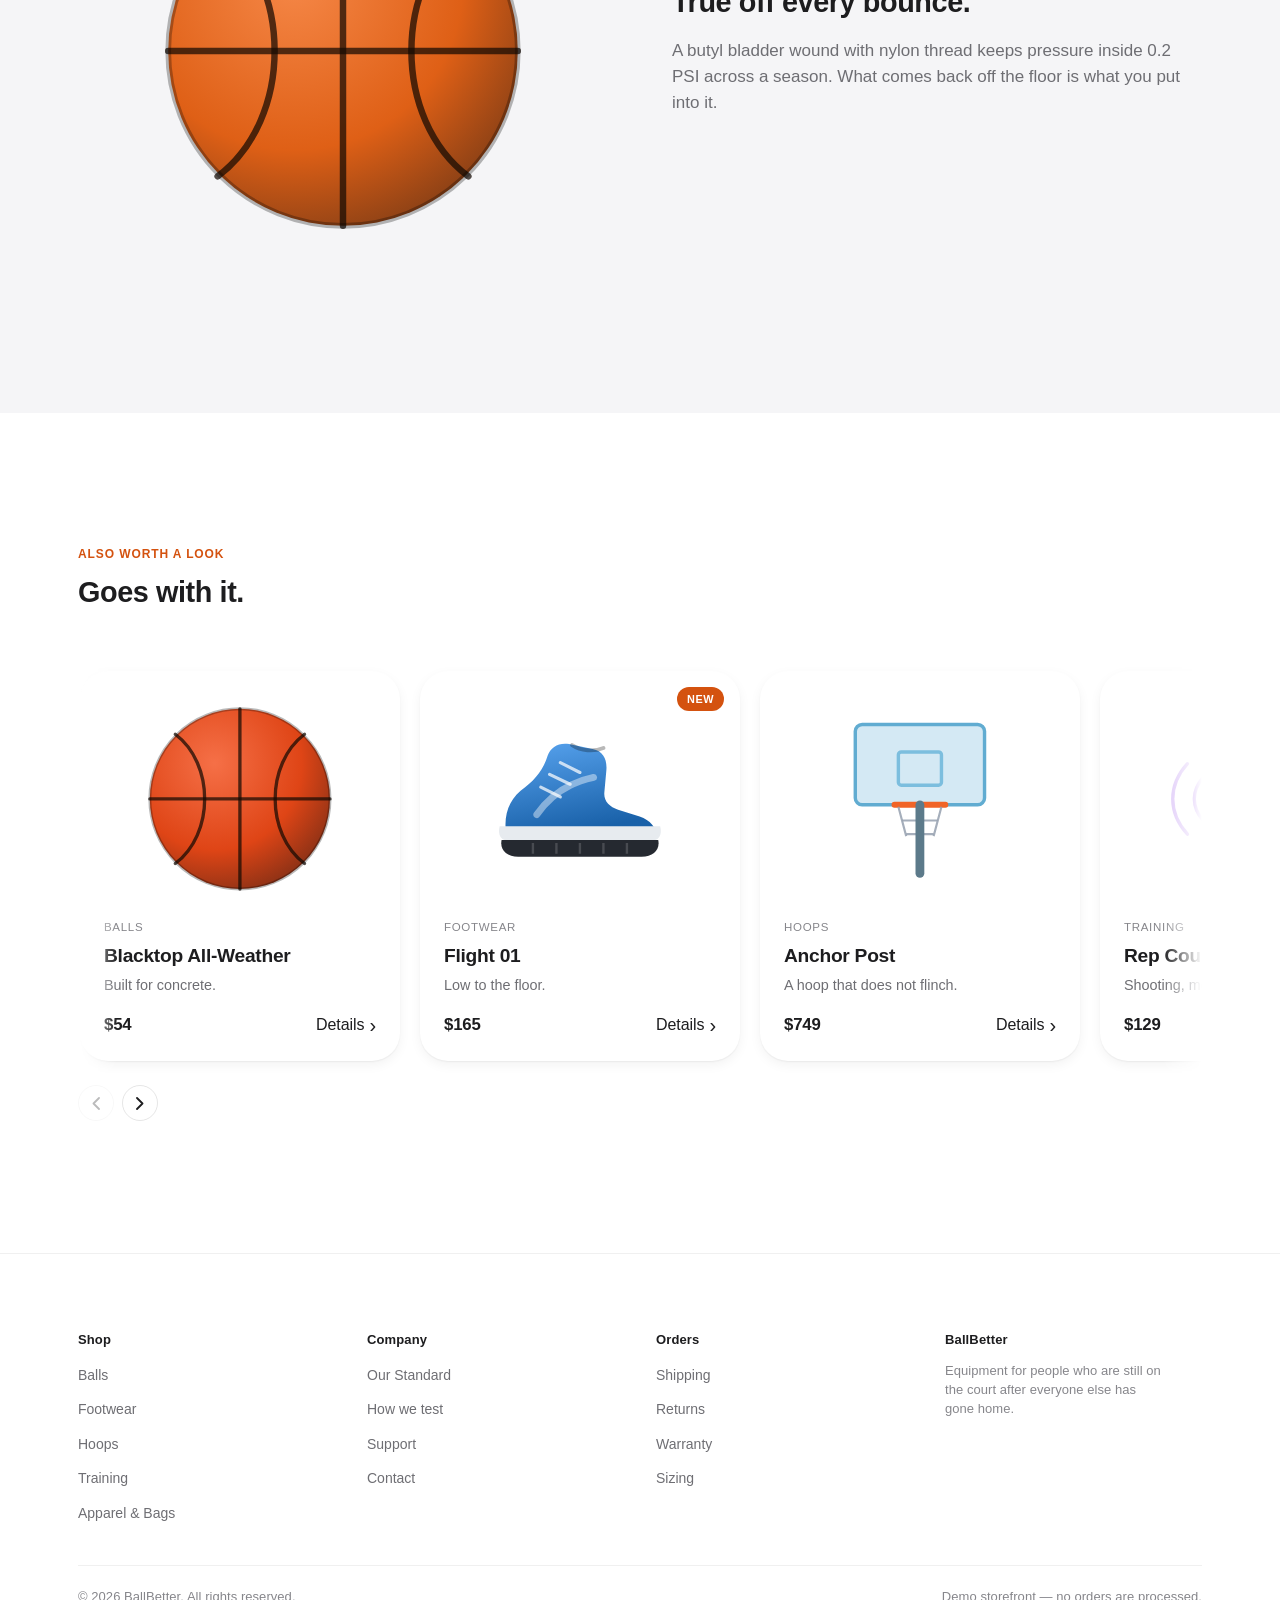
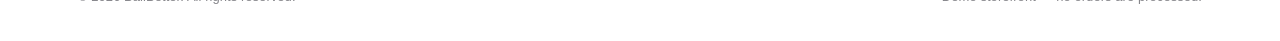
<file: product.html>
<!DOCTYPE html>
<html lang="en">
<head>
<meta charset="utf-8">
<meta name="viewport" content="width=device-width, initial-scale=1, viewport-fit=cover">
<title>Product — BallBetter</title>
<meta name="description" content="Product details, specifications and materials.">
<meta name="theme-color" content="#f5f5f7" media="(prefers-color-scheme: light)">
<meta name="theme-color" content="#000000" media="(prefers-color-scheme: dark)">
<link rel="stylesheet" href="assets/css/style.css">
<link rel="icon" href="data:image/svg+xml,%3Csvg xmlns='http://www.w3.org/2000/svg' viewBox='0 0 40 40'%3E%3Ccircle cx='20' cy='20' r='19' fill='%23d4520f'/%3E%3Cg fill='none' stroke='rgba(20,10,4,.8)' stroke-width='2.4'%3E%3Cpath d='M1 20h38M20 1v38M7 7c8 6 8 20 0 26M33 7c-8 6-8 20 0 26'/%3E%3C/g%3E%3C/svg%3E">
</head>
<body>

  <a class="skip" href="#main">Skip to content</a>
  <header class="nav">
    <div class="nav__inner">
      <a class="brand" href="index.html">
        <svg class="brand__mark" viewBox="0 0 40 40" aria-hidden="true">
          <circle cx="20" cy="20" r="18" fill="#d4520f"/>
          <g fill="none" stroke="rgba(20,10,4,.75)" stroke-width="2.2" stroke-linecap="round">
            <path d="M2 20h36"/><path d="M20 2v36"/>
            <path d="M7 7c8 6 8 20 0 26"/><path d="M33 7c-8 6-8 20 0 26"/>
          </g>
        </svg>
        BallBetter
      </a>
      <nav class="nav__links" id="nav-links" aria-label="Primary">
        <a class="nav__link" href="shop.html">Shop</a>
        <a class="nav__link" href="shop.html?c=balls">Balls</a>
        <a class="nav__link" href="shop.html?c=footwear">Footwear</a>
        <a class="nav__link" href="shop.html?c=training">Training</a>
        <a class="nav__link" href="about.html">Our Standard</a>
        <a class="nav__link" href="support.html">Support</a>
      </nav>
      <button class="nav__menu" type="button" aria-expanded="false" aria-controls="nav-links" aria-label="Menu">
        <svg width="17" height="12" viewBox="0 0 17 12" aria-hidden="true">
          <g stroke="currentColor" stroke-width="1.6" stroke-linecap="round">
            <path d="M1 1h15"/><path d="M1 6h15"/><path d="M1 11h15"/>
          </g>
        </svg>
      </button>
      <button class="nav__cart" type="button" data-cart-open aria-label="Bag">
        <svg width="18" height="18" viewBox="0 0 20 20" aria-hidden="true">
          <path d="M4 6h12l-1 11H5L4 6z" fill="none" stroke="currentColor" stroke-width="1.5" stroke-linejoin="round"/>
          <path d="M7.5 6V4.8a2.5 2.5 0 0 1 5 0V6" fill="none" stroke="currentColor" stroke-width="1.5" stroke-linecap="round"/>
        </svg>
        <span class="nav__count" data-empty="true">0</span>
      </button>
    </div>
  </header>
<main id="main">

  <section class="pdp" data-product>
    <div class="wrap">
      <p class="crumbs"><a href="index.html">Home</a> › <a href="shop.html">Shop</a> › <span data-pdp-crumb>Product</span></p>
      <div class="pdp__top">
        <div class="pdp__stage" data-pdp-stage></div>
        <div class="pdp__buy">
          <p class="eyebrow" data-pdp-eyebrow></p>
          <h1 class="t-title" data-pdp-name></h1>
          <p class="t-lead" data-pdp-tagline></p>
          <p class="t-body" data-pdp-summary></p>
          <p class="pdp__price" data-pdp-price></p>
          <div class="pdp__actions">
            <button class="btn" type="button" data-pdp-add data-add data-open-after>Add to bag</button>
            <a class="btn btn--quiet" href="shop.html">Keep looking</a>
          </div>
          <p class="note">
            <svg width="15" height="15" viewBox="0 0 16 16" aria-hidden="true" style="flex:none;margin-top:2px"><circle cx="8" cy="8" r="7" fill="none" stroke="currentColor" stroke-width="1.3"/><path d="M8 7.2v4M8 4.8v.9" stroke="currentColor" stroke-width="1.5" stroke-linecap="round"/></svg>
            Free shipping over $75. Sixty days to return it, played-in or not.
          </p>
          <div class="spec" data-pdp-specs></div>
        </div>
      </div>
    </div>
  </section>

  <section class="section">
    <div class="wrap" data-pdp-story style="display:grid;gap:clamp(48px,8vw,96px)"></div>
  </section>

  <section class="section section--elevated">
    <div class="wrap">
      <div class="section__head reveal">
        <p class="eyebrow">Also worth a look</p>
        <h2 class="t-heading">Goes with it.</h2>
      </div>
      <div class="rail"><div class="rail__track" data-pdp-related></div></div>
      <div class="rail__nav">
        <button class="rail__btn" type="button" data-rail-prev aria-label="Previous">
          <svg width="8" height="13" viewBox="0 0 8 13" aria-hidden="true"><path d="M7 1L1.5 6.5 7 12" fill="none" stroke="currentColor" stroke-width="1.8" stroke-linecap="round" stroke-linejoin="round"/></svg>
        </button>
        <button class="rail__btn" type="button" data-rail-next aria-label="Next">
          <svg width="8" height="13" viewBox="0 0 8 13" aria-hidden="true"><path d="M1 1l5.5 5.5L1 12" fill="none" stroke="currentColor" stroke-width="1.8" stroke-linecap="round" stroke-linejoin="round"/></svg>
        </button>
      </div>
    </div>
  </section>
</main>

  <footer class="footer">
    <div class="wrap">
      <div class="footer__cols">
        <div>
          <h3>Shop</h3>
          <ul>
            <li><a href="shop.html?c=balls">Balls</a></li>
            <li><a href="shop.html?c=footwear">Footwear</a></li>
            <li><a href="shop.html?c=hoops">Hoops</a></li>
            <li><a href="shop.html?c=training">Training</a></li>
            <li><a href="shop.html?c=apparel">Apparel &amp; Bags</a></li>
          </ul>
        </div>
        <div>
          <h3>Company</h3>
          <ul>
            <li><a href="about.html">Our Standard</a></li>
            <li><a href="about.html#testing">How we test</a></li>
            <li><a href="support.html">Support</a></li>
            <li><a href="support.html#contact">Contact</a></li>
          </ul>
        </div>
        <div>
          <h3>Orders</h3>
          <ul>
            <li><a href="support.html#shipping">Shipping</a></li>
            <li><a href="support.html#returns">Returns</a></li>
            <li><a href="support.html#warranty">Warranty</a></li>
            <li><a href="support.html#sizing">Sizing</a></li>
          </ul>
        </div>
        <div>
          <h3>BallBetter</h3>
          <p class="t-small" style="max-width:30ch">Equipment for people who are still on the court after everyone else has gone home.</p>
        </div>
      </div>
      <div class="footer__base">
        <p class="t-small">&copy; <span data-year>2026</span> BallBetter. All rights reserved.</p>
        <p class="t-small">Demo storefront — no orders are processed.</p>
      </div>
    </div>
  </footer>

  <div class="scrim"></div>
  <aside class="sheet" role="dialog" aria-modal="true" aria-label="Your bag" aria-hidden="true">
    <div class="sheet__head">
      <h2 class="sheet__title">Your bag</h2>
      <button class="sheet__close" type="button" aria-label="Close bag">
        <svg width="13" height="13" viewBox="0 0 14 14" aria-hidden="true">
          <g stroke="currentColor" stroke-width="1.7" stroke-linecap="round"><path d="M1 1l12 12"/><path d="M13 1L1 13"/></g>
        </svg>
      </button>
    </div>
    <div class="sheet__body"></div>
    <div class="sheet__foot">
      <div class="sheet__row">
        <span class="t-body">Subtotal</span>
        <span class="sheet__total">$0</span>
      </div>
      <p class="t-small" style="margin-bottom:14px">Free shipping over $75. Returns within 60 days, played-in or not.</p>
      <button class="btn btn--wide" type="button" data-checkout disabled>Check out</button>
    </div>
  </aside>
<script src="assets/js/catalog.js"></script>
<script src="assets/js/app.js"></script>
</body>
</html>
</file>
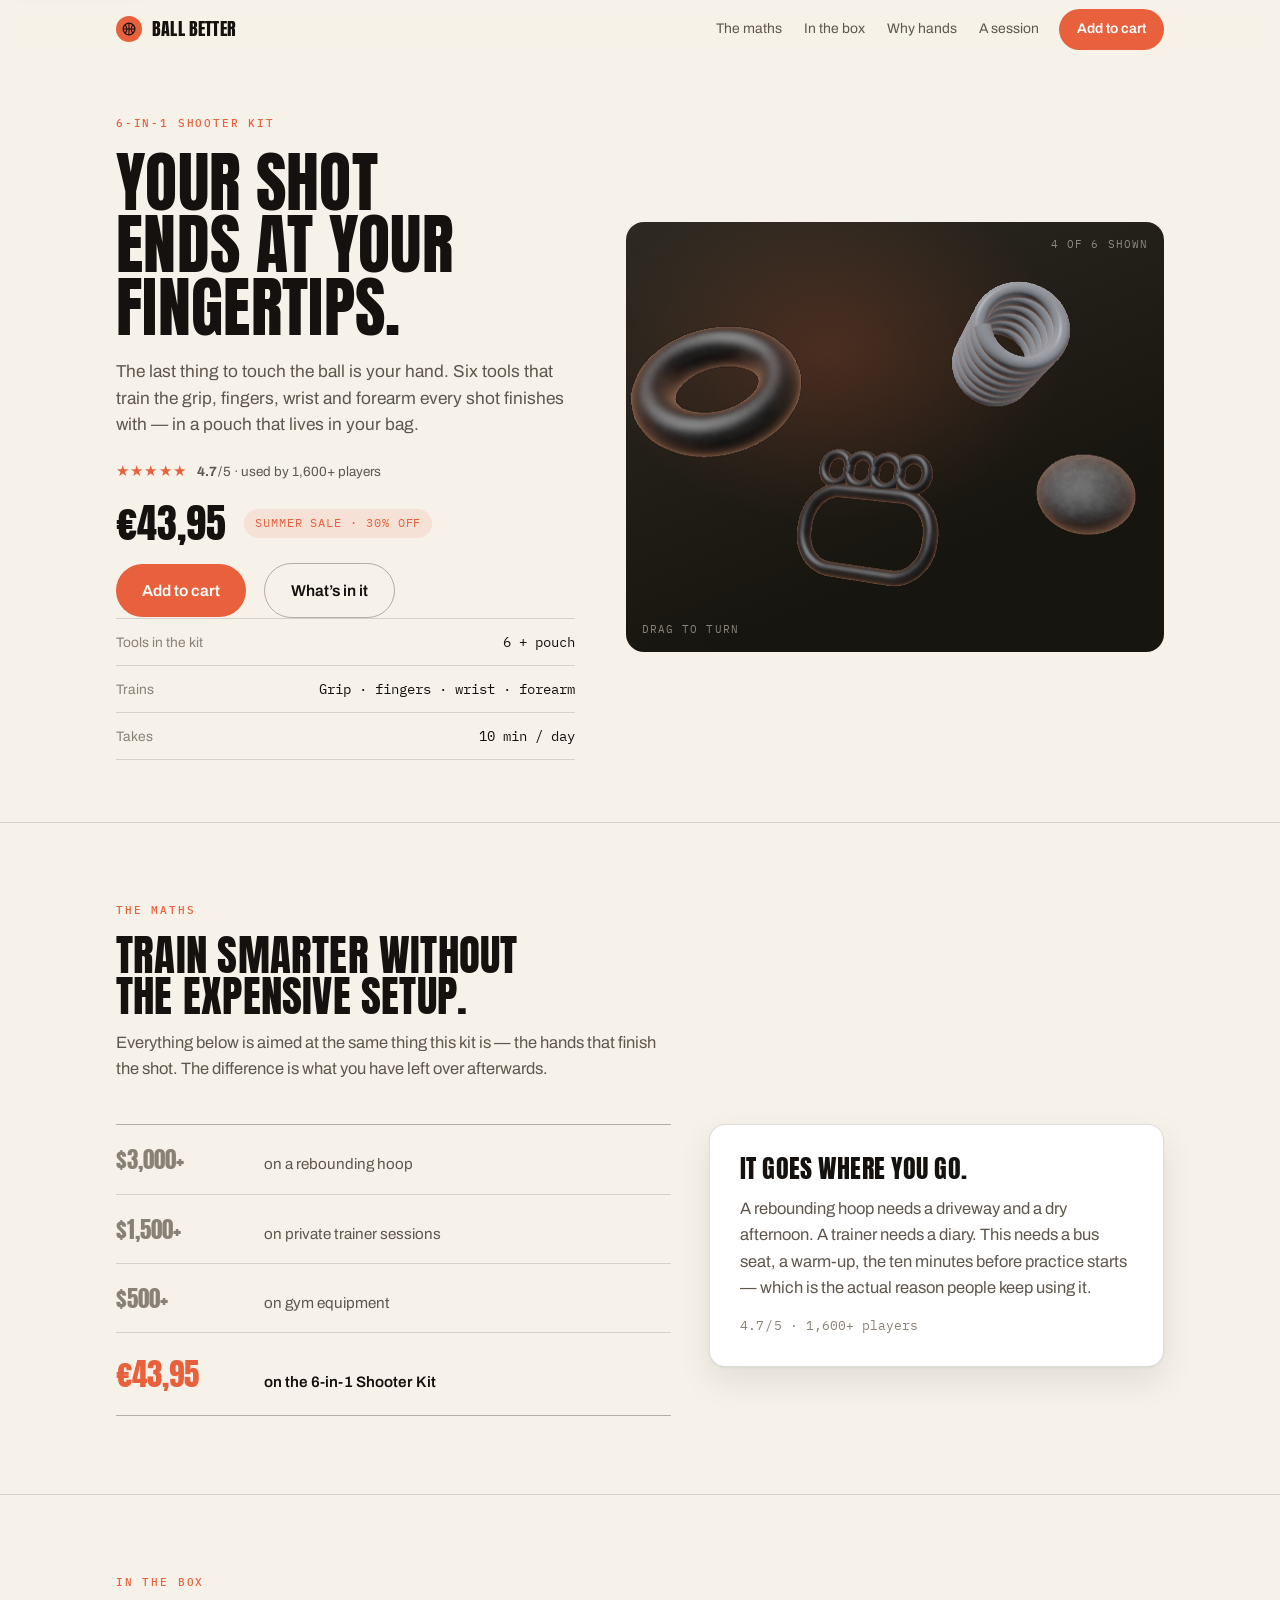
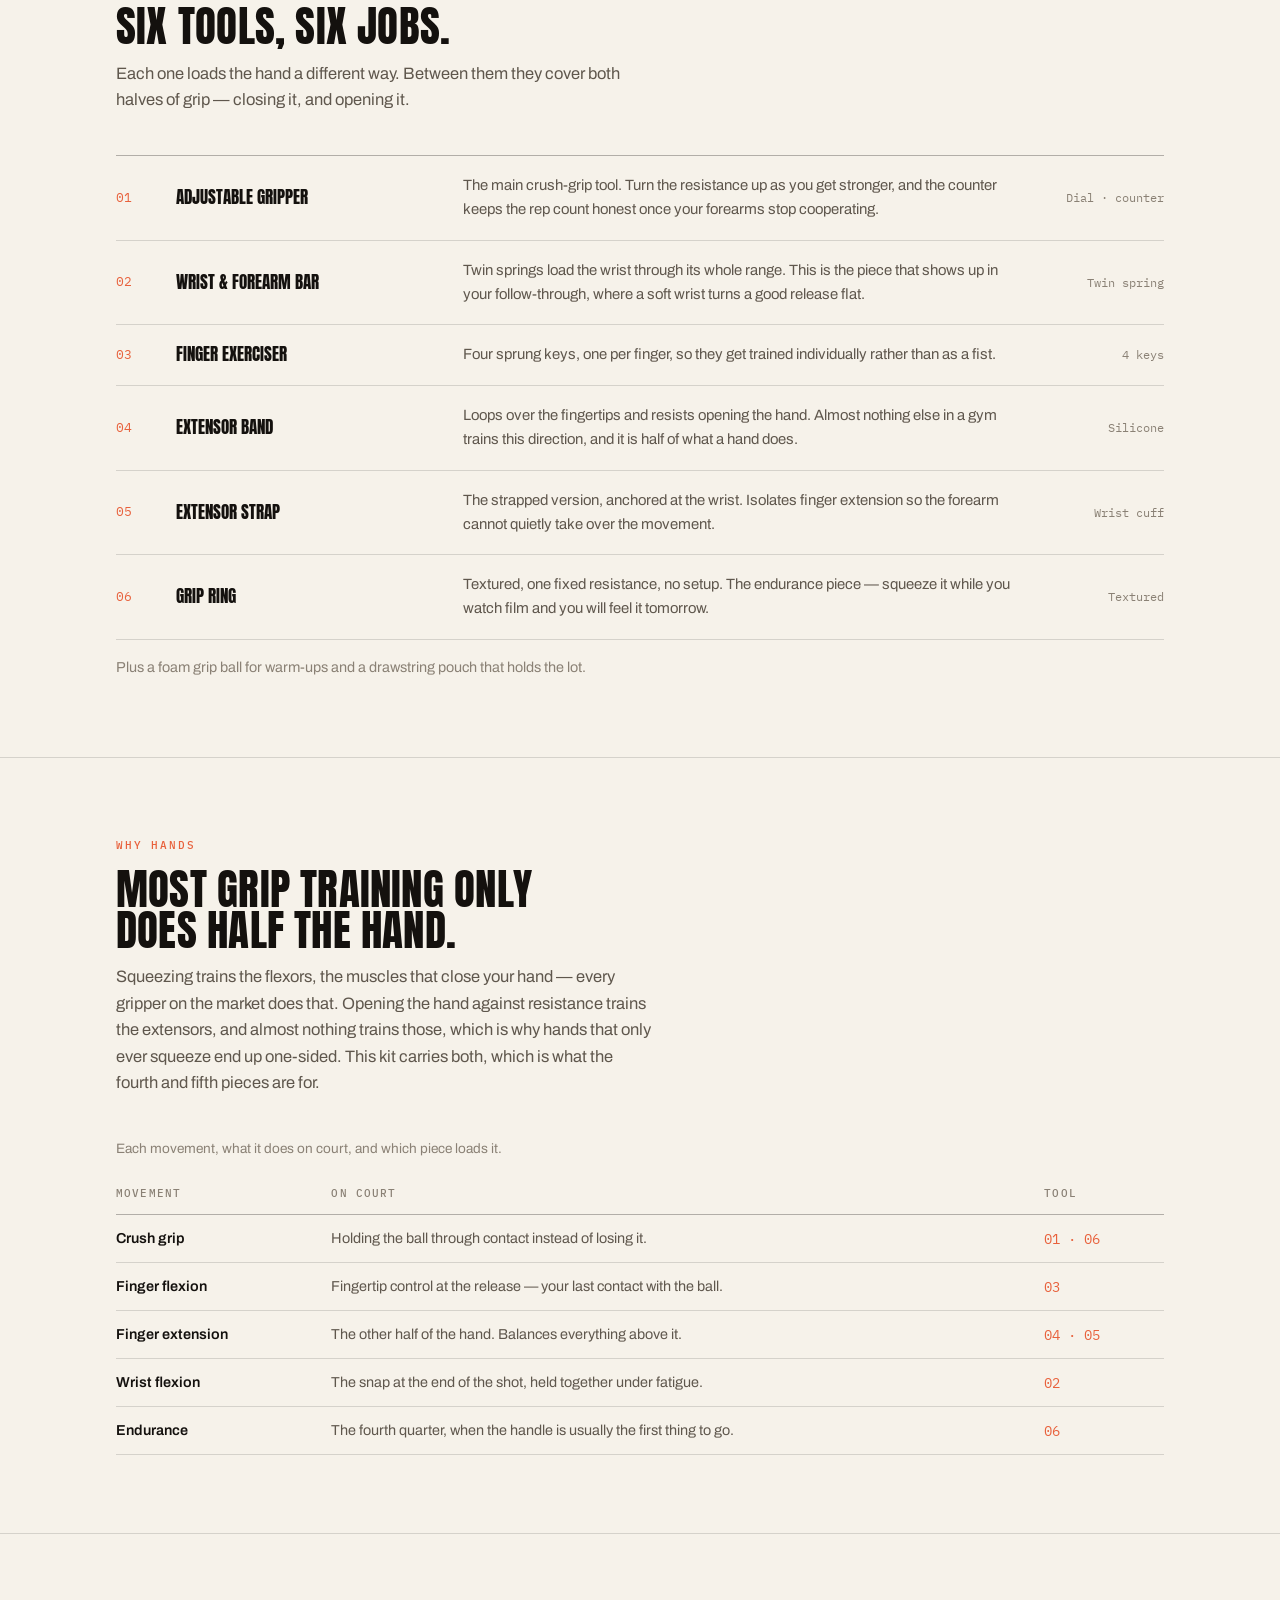
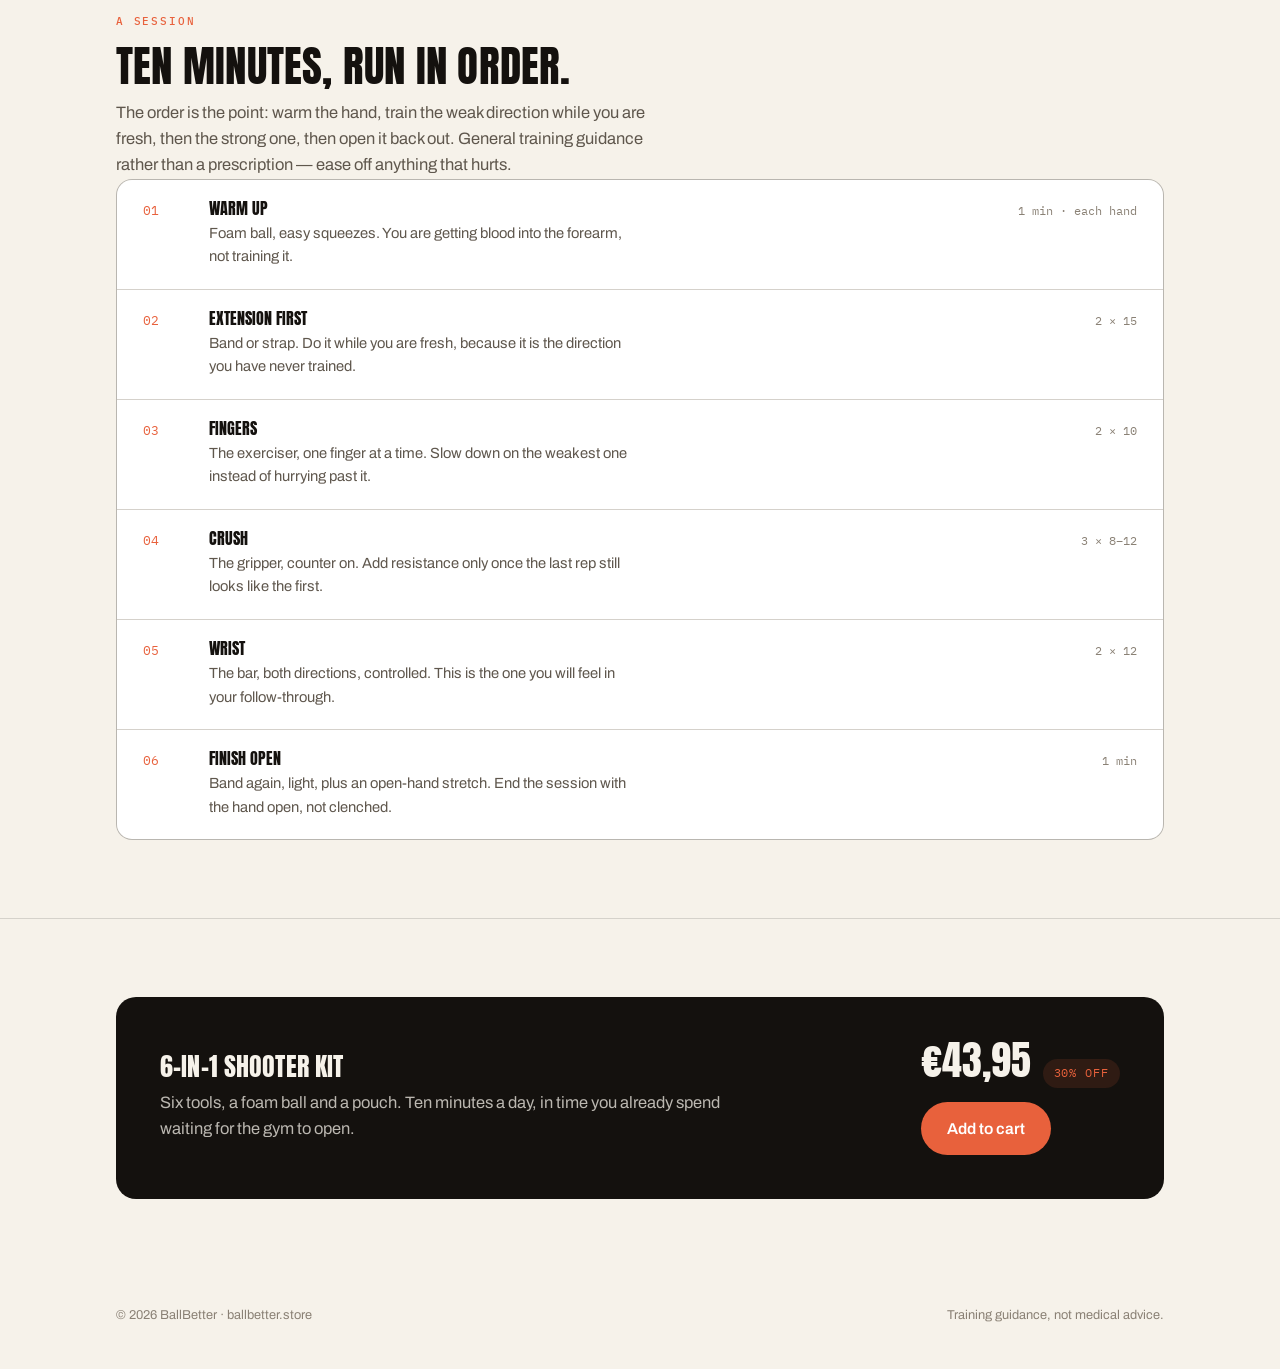
<file: shooter-kit.html>
<!DOCTYPE html>
<html lang="en">
<head>
<meta charset="utf-8">
<meta name="viewport" content="width=device-width, initial-scale=1, viewport-fit=cover">
<title>6-in-1 Shooter Kit</title>
<meta name="description" content="A hand, wrist and forearm training kit for basketball players — six tools that build the grip your shot finishes with, for €43.95.">
<link rel="preconnect" href="https://fonts.googleapis.com">
<link rel="preconnect" href="https://fonts.gstatic.com" crossorigin>
<link rel="stylesheet" href="https://fonts.googleapis.com/css2?family=Anton&family=Archivo:wght@400;500;600;700&family=IBM+Plex+Mono:wght@400;500&display=swap">
<link rel="icon" href="data:image/svg+xml,%3Csvg xmlns='http://www.w3.org/2000/svg' viewBox='0 0 40 40'%3E%3Ccircle cx='20' cy='20' r='19' fill='%23E8613C'/%3E%3Cg fill='none' stroke='%2314110E' stroke-width='2.6'%3E%3Cpath d='M3 20h34M20 3v34M9 9c6.5 5.5 6.5 16.5 0 22M31 9c-6.5 5.5-6.5 16.5 0 22'/%3E%3C/g%3E%3C/svg%3E">
<style>
/* ==========================================================================
   BallBetter — 6-in-1 Shooter Kit
   Built on the store's own identity: cream ground, heavy condensed black
   caps, one coral accent. Light-first, with a complete dark set defined for
   both the OS preference and an explicit choice.
   ========================================================================== */
:root {
  color-scheme: light dark;

  --cream:      #F6F2EA;
  --paper:      #FFFFFF;
  --sunk:       #EFEAE0;
  --ink:        #14110E;
  --ink-2:      #5F574D;
  --ink-3:      #8A8175;
  --line:       rgba(20, 17, 14, 0.14);
  --line-2:     rgba(20, 17, 14, 0.30);
  --accent:     #E8613C;
  --accent-ink: #FFFFFF;
  --accent-dim: rgba(232, 97, 60, 0.12);
  --graphite:   #17150F;        /* the stage — the kit itself is matte black */
  --graphite-2: #2E2A22;
  --glass:      rgba(246, 242, 234, 0.82);
  --shadow:     0 1px 2px rgba(20,17,14,.05), 0 14px 34px rgba(20,17,14,.09);

  --f-display: "Anton", "Archivo Black", Impact, Haettenschweiler, sans-serif;
  --f-body:    "Archivo", -apple-system, BlinkMacSystemFont, "Segoe UI", Helvetica, Arial, sans-serif;
  --f-mono:    "IBM Plex Mono", ui-monospace, SFMono-Regular, Menlo, Consolas, monospace;

  --gutter: clamp(20px, 5vw, 56px);
  --measure: 1160px;
  --nav-h: 60px;
  --ease: cubic-bezier(0.22, 0.61, 0.36, 1);
}

@media (prefers-color-scheme: dark) {
  :root:not([data-theme="light"]) {
    --cream:      #14110E;
    --paper:      #1D1913;
    --sunk:       #201C15;
    --ink:        #F6F2EA;
    --ink-2:      #B5ACA0;
    --ink-3:      #8A8175;
    --line:       rgba(246, 242, 234, 0.16);
    --line-2:     rgba(246, 242, 234, 0.32);
    --accent:     #FF7A52;
    --accent-ink: #14110E;
    --accent-dim: rgba(255, 122, 82, 0.16);
    --graphite:   #0E0C08;
    --graphite-2: #26221B;
    --glass:      rgba(20, 17, 14, 0.82);
    --shadow:     0 1px 2px rgba(0,0,0,.5), 0 16px 40px rgba(0,0,0,.5);
  }
}
:root[data-theme="dark"] {
  --cream:      #14110E;
  --paper:      #1D1913;
  --sunk:       #201C15;
  --ink:        #F6F2EA;
  --ink-2:      #B5ACA0;
  --ink-3:      #8A8175;
  --line:       rgba(246, 242, 234, 0.16);
  --line-2:     rgba(246, 242, 234, 0.32);
  --accent:     #FF7A52;
  --accent-ink: #14110E;
  --accent-dim: rgba(255, 122, 82, 0.16);
  --graphite:   #0E0C08;
  --graphite-2: #26221B;
  --glass:      rgba(20, 17, 14, 0.82);
  --shadow:     0 1px 2px rgba(0,0,0,.5), 0 16px 40px rgba(0,0,0,.5);
}

*, *::before, *::after { box-sizing: border-box; }
html { -webkit-text-size-adjust: 100%; scroll-behavior: smooth; scroll-padding-top: calc(var(--nav-h) + 18px); }
@media (prefers-reduced-motion: reduce) { html { scroll-behavior: auto; } }

body {
  margin: 0;
  background: var(--cream);
  color: var(--ink);
  font-family: var(--f-body);
  font-size: 16.5px;
  line-height: 1.6;
  -webkit-font-smoothing: antialiased;
  overflow-x: hidden;
}
img, svg, canvas { display: block; max-width: 100%; }
a { color: inherit; text-decoration: none; }
:focus-visible { outline: 2px solid var(--accent); outline-offset: 3px; border-radius: 4px; }

.wrap { width: 100%; max-width: var(--measure); margin-inline: auto; padding-inline: var(--gutter); }

.skip {
  position: fixed; top: 10px; left: 10px; z-index: 300;
  background: var(--paper); color: var(--ink);
  padding: 10px 16px; border-radius: 8px; box-shadow: var(--shadow);
  transform: translateY(-200%);
}
.skip:focus { transform: none; }

/* --- Type ---------------------------------------------------------------- */
h1, h2, h3 { margin: 0; }
.d1, .d2, .d3 {
  font-family: var(--f-display);
  font-weight: 400;
  text-transform: uppercase;
  line-height: 0.95;
  letter-spacing: 0.005em;
  text-wrap: balance;
}
.d1 { font-size: clamp(2.4rem, 5.4vw, 4.1rem); }
.d2 { font-size: clamp(1.85rem, 3.5vw, 2.7rem); }
.d3 { font-size: clamp(1.28rem, 2vw, 1.6rem); line-height: 1.03; }

p { margin: 0; }
.lede { font-size: clamp(1.04rem, 1.35vw, 1.18rem); line-height: 1.55; color: var(--ink-2); max-width: 54ch; }
.body { color: var(--ink-2); max-width: 64ch; }
.tag {
  font-family: var(--f-mono); font-size: 0.71rem; font-weight: 500;
  letter-spacing: 0.16em; text-transform: uppercase; color: var(--accent);
}
.mono { font-family: var(--f-mono); font-variant-numeric: tabular-nums; }

/* --- Nav ----------------------------------------------------------------- */
.nav {
  position: sticky; top: 0; z-index: 100; height: var(--nav-h);
  background: var(--glass);
  backdrop-filter: saturate(180%) blur(16px);
  -webkit-backdrop-filter: saturate(180%) blur(16px);
  border-bottom: 1px solid transparent;
  transition: border-color 260ms var(--ease);
}
.nav.is-stuck { border-bottom-color: var(--line); }
.nav__in {
  height: 100%; display: flex; align-items: center; gap: 20px;
  max-width: var(--measure); margin-inline: auto; padding-inline: var(--gutter);
}
.brand {
  display: inline-flex; align-items: center; gap: 10px; margin-right: auto;
  font-family: var(--f-display); text-transform: uppercase;
  font-size: 1.1rem; letter-spacing: 0.01em;
}
.brand__dot {
  width: 26px; height: 26px; border-radius: 50%; background: var(--accent);
  display: grid; place-items: center; flex: none; color: #14110E;
}
.brand__dot svg { width: 14px; height: 14px; }
.nav__links { display: flex; gap: 22px; }
.nav__links a { font-size: 0.87rem; color: var(--ink-2); transition: color 170ms var(--ease); }
.nav__links a:hover { color: var(--ink); }
@media (max-width: 820px) { .nav__links { display: none; } }

/* --- Buttons ------------------------------------------------------------- */
.btn {
  appearance: none; border: 0; cursor: pointer;
  display: inline-flex; align-items: center; justify-content: center; gap: 9px;
  padding: 14px 26px; min-height: 48px;
  font-family: var(--f-body); font-size: 0.98rem; font-weight: 600;
  color: var(--accent-ink); background: var(--accent);
  border-radius: 999px;
  transition: transform 110ms var(--ease), filter 170ms var(--ease);
}
.btn:hover { filter: brightness(1.07); }
.btn.is-press { transform: scale(0.972); }
.btn--line { background: transparent; color: var(--ink); border: 1.5px solid var(--line-2); }
.btn--line:hover { filter: none; background: var(--sunk); }
.btn--sm { padding: 9px 18px; min-height: 38px; font-size: 0.87rem; }

/* --- Hero ---------------------------------------------------------------- */
.hero { padding: clamp(28px, 4.2vw, 54px) 0 clamp(34px, 5vw, 62px); }
.hero__grid {
  display: grid;
  grid-template-columns: minmax(0, 0.92fr) minmax(0, 1.08fr);
  gap: clamp(26px, 4vw, 54px);
  align-items: center;
}
.hero__copy > * + * { margin-top: 20px; }

.stars { display: flex; align-items: center; gap: 10px; flex-wrap: wrap; }
.stars__s { color: var(--accent); letter-spacing: 0.08em; font-size: 0.95rem; }
.stars__t { font-size: 0.84rem; color: var(--ink-2); }

.buy { display: flex; flex-wrap: wrap; align-items: center; gap: 14px 18px; }
.buy__price { font-family: var(--f-display); font-size: clamp(1.95rem, 3.1vw, 2.5rem); line-height: 1; }
.pill {
  display: inline-block; padding: 5px 11px; border-radius: 999px;
  background: var(--accent-dim); color: var(--accent);
  font-family: var(--f-mono); font-size: 0.72rem; letter-spacing: 0.08em; text-transform: uppercase;
}

.facts { display: grid; gap: 0; border-top: 1px solid var(--line); margin: 0; }
.facts div {
  display: grid; grid-template-columns: 1fr auto; gap: 16px; align-items: baseline;
  padding: 11px 0; border-bottom: 1px solid var(--line);
}
.facts dt { font-size: 0.86rem; color: var(--ink-3); }
.facts dd { margin: 0; font-family: var(--f-mono); font-size: 0.9rem; font-variant-numeric: tabular-nums; }

/* --- 3D stage ------------------------------------------------------------ */
.stage {
  position: relative;
  aspect-ratio: 5 / 4;
  border-radius: 18px;
  overflow: hidden;
  background:
    radial-gradient(66% 60% at 38% 30%, rgba(232, 97, 60, 0.20), transparent 66%),
    linear-gradient(158deg, var(--graphite-2), var(--graphite) 72%);
  cursor: grab;
  touch-action: pan-y;
}
.stage.is-grab { cursor: grabbing; }
.stage:focus-visible { outline: 2px solid var(--accent); outline-offset: 3px; }
#kit-canvas { width: 100%; height: 100%; }
.stage__fallback { position: absolute; inset: 12%; display: none; color: #F6F2EA; }
.no-webgl .stage__fallback { display: block; }
.no-webgl #kit-canvas { display: none; }
.stage__hint, .stage__tag {
  position: absolute; font-family: var(--f-mono); font-size: 0.68rem;
  letter-spacing: 0.1em; text-transform: uppercase; color: rgba(246, 242, 234, 0.5);
}
.stage__hint { left: 16px; bottom: 14px; transition: opacity 300ms var(--ease); }
.stage__tag  { right: 16px; top: 14px; }
.stage.is-grab .stage__hint { opacity: 0; }

@media (max-width: 880px) {
  .hero__grid { grid-template-columns: 1fr; }
  .stage { order: -1; aspect-ratio: 4 / 3; }
}

/* --- Sections ------------------------------------------------------------ */
.sec { padding: clamp(44px, 6.2vw, 78px) 0; border-top: 1px solid var(--line); }
.sec__head { max-width: 60ch; }
.sec__head > * + * { margin-top: 14px; }
.sec__head + * { margin-top: clamp(26px, 3.6vw, 42px); }

/* --- Cost comparison ----------------------------------------------------- */
.versus {
  display: grid; grid-template-columns: minmax(0, 1fr) minmax(0, 0.82fr);
  gap: clamp(22px, 3vw, 46px); align-items: start;
}
@media (max-width: 880px) { .versus { grid-template-columns: 1fr; } }

.spend { border-top: 1px solid var(--line-2); }
.spend__r {
  display: grid; grid-template-columns: 130px 1fr; gap: 18px; align-items: baseline;
  padding: 16px 0; border-bottom: 1px solid var(--line);
}
.spend__n { font-family: var(--f-display); font-size: 1.42rem; color: var(--ink-3); }
.spend__l { color: var(--ink-2); font-size: 0.95rem; }
.spend__r--kit { border-bottom-color: var(--line-2); }
.spend__r--kit .spend__n { color: var(--accent); font-size: 1.95rem; }
.spend__r--kit .spend__l { color: var(--ink); font-weight: 600; }

.callout {
  background: var(--paper); border: 1px solid var(--line);
  border-radius: 16px; padding: clamp(20px, 2.6vw, 30px);
  box-shadow: var(--shadow);
}
.callout > * + * { margin-top: 14px; }

/* --- In the box ---------------------------------------------------------- */
.kit { border-top: 1px solid var(--line-2); }
.kit__row {
  display: grid;
  grid-template-columns: 34px minmax(148px, 0.8fr) minmax(0, 1.7fr) 118px;
  gap: clamp(12px, 2vw, 26px);
  align-items: center;
  padding: 18px 0;
  border-bottom: 1px solid var(--line);
}
.kit__i { font-family: var(--f-mono); font-size: 0.8rem; color: var(--accent); }
.kit__n { font-family: var(--f-display); text-transform: uppercase; font-size: 1.05rem; line-height: 1.06; }
.kit__d { color: var(--ink-2); font-size: 0.93rem; }
.kit__s { font-family: var(--f-mono); font-size: 0.78rem; color: var(--ink-3); text-align: right; }
@media (max-width: 800px) {
  .kit__row { grid-template-columns: 30px 1fr; row-gap: 6px; }
  .kit__d, .kit__s { grid-column: 2; text-align: left; }
}
.kit__extra { padding-top: 16px; color: var(--ink-3); font-size: 0.9rem; }

/* --- Movement matrix ----------------------------------------------------- */
.table-scroll { overflow-x: auto; }
table { border-collapse: collapse; width: 100%; font-size: 0.9rem; min-width: 520px; }
caption { text-align: left; font-size: 0.85rem; color: var(--ink-3); padding-bottom: 12px; }
th, td { padding: 12px 14px 12px 0; text-align: left; vertical-align: top; }
thead th {
  font-family: var(--f-mono); font-weight: 500; font-size: 0.71rem;
  letter-spacing: 0.1em; text-transform: uppercase; color: var(--ink-3);
  border-bottom: 1.5px solid var(--line-2);
}
tbody tr { border-bottom: 1px solid var(--line); }
tbody th { font-weight: 600; color: var(--ink); white-space: nowrap; }
tbody td { color: var(--ink-2); }
tbody td.mono { color: var(--accent); }

/* --- Session ------------------------------------------------------------- */
.steps {
  display: grid; gap: 1px; background: var(--line);
  border: 1px solid var(--line); border-radius: 16px; overflow: hidden;
  margin: 0; padding: 0; list-style: none;
}
.step {
  background: var(--paper); padding: 20px clamp(16px, 2vw, 26px);
  display: grid; grid-template-columns: 44px 1fr auto; gap: clamp(12px, 2vw, 22px);
  align-items: baseline;
}
.step__n { font-family: var(--f-mono); font-size: 0.84rem; color: var(--accent); }
.step__t { font-family: var(--f-display); text-transform: uppercase; font-size: 1rem; line-height: 1.06; }
.step__d { color: var(--ink-2); font-size: 0.92rem; margin-top: 5px; max-width: 54ch; }
.step__m { font-family: var(--f-mono); font-size: 0.78rem; color: var(--ink-3); white-space: nowrap; }
@media (max-width: 640px) {
  .step { grid-template-columns: 32px 1fr; }
  .step__m { grid-column: 2; }
}

/* --- Close --------------------------------------------------------------- */
.close {
  display: grid; grid-template-columns: 1fr auto; gap: 26px; align-items: center;
  background: var(--ink); color: var(--cream);
  border-radius: 20px; padding: clamp(26px, 3.6vw, 44px);
}
.close .body { color: color-mix(in srgb, var(--cream) 74%, transparent); }
@media (max-width: 780px) { .close { grid-template-columns: 1fr; } }

.foot { padding: 28px 0 44px; }
.foot__in { display: flex; flex-wrap: wrap; gap: 10px 26px; justify-content: space-between; }
.foot p { font-size: 0.8rem; color: var(--ink-3); }

@media (prefers-reduced-motion: reduce) {
  *, *::before, *::after { animation-duration: .01ms !important; transition-duration: 140ms !important; }
  .btn.is-press { transform: none; opacity: .75; }
}
@media (prefers-reduced-transparency: reduce) {
  .nav { background: var(--cream); backdrop-filter: none; -webkit-backdrop-filter: none; }
}
@media (prefers-contrast: more) {
  :root { --ink-2: var(--ink); --ink-3: var(--ink); --line: var(--line-2); }
  .nav { background: var(--cream); backdrop-filter: none; }
}
</style>
</head>
<body>
<a class="skip" href="#main">Skip to content</a>

<header class="nav">
  <div class="nav__in">
    <a class="brand" href="#main">
      <span class="brand__dot">
        <svg viewBox="0 0 24 24" aria-hidden="true">
          <circle cx="12" cy="12" r="10" fill="none" stroke="currentColor" stroke-width="2.2"/>
          <path d="M2 12h20M12 2v20M5 5c4.5 3.6 4.5 10.4 0 14M19 5c-4.5 3.6-4.5 10.4 0 14"
                fill="none" stroke="currentColor" stroke-width="1.8"/>
        </svg>
      </span>
      Ball&thinsp;Better
    </a>
    <nav class="nav__links" aria-label="Sections">
      <a href="#value">The maths</a>
      <a href="#box">In the box</a>
      <a href="#why">Why hands</a>
      <a href="#session">A session</a>
    </nav>
    <a class="btn btn--sm" href="#get">Add to cart</a>
  </div>
</header>

<main id="main">

  <!-- ============================== HERO ============================= -->
  <section class="hero">
    <div class="wrap hero__grid">
      <div class="hero__copy">
        <p class="tag">6-in-1 Shooter Kit</p>
        <h1 class="d1">Your shot ends at your fingertips.</h1>
        <p class="lede">
          The last thing to touch the ball is your hand. Six tools that train the grip,
          fingers, wrist and forearm every shot finishes with &mdash; in a pouch that
          lives in your bag.
        </p>

        <p class="stars">
          <span class="stars__s" aria-hidden="true">&#9733;&#9733;&#9733;&#9733;&#9733;</span>
          <span class="stars__t"><strong>4.7</strong>&#8202;/&#8202;5 &middot; used by 1,600+ players</span>
        </p>

        <p class="buy">
          <span class="buy__price">&euro;43,95</span>
          <span class="pill">Summer sale &middot; 30% off</span>
        </p>

        <p class="buy">
          <!-- PRODUCT URL — replace with the live listing on ballbetter.store. -->
          <a class="btn" href="https://ballbetter.store">Add to cart</a>
          <a class="btn btn--line" href="#box">What&rsquo;s in it</a>
        </p>

        <dl class="facts">
          <div><dt>Tools in the kit</dt><dd>6 + pouch</dd></div>
          <div><dt>Trains</dt><dd>Grip &middot; fingers &middot; wrist &middot; forearm</dd></div>
          <div><dt>Takes</dt><dd>10 min / day</dd></div>
        </dl>
      </div>

      <div class="stage" id="stage" tabindex="0" role="img"
           aria-label="Four pieces of the Shooter Kit shown in three dimensions: a grip ring, a steel spring, the finger extensor band and the foam grip ball. Drag, or use the arrow keys, to turn them.">
        <canvas id="kit-canvas"></canvas>
        <svg class="stage__fallback" viewBox="0 0 400 300" aria-hidden="true">
          <circle cx="96" cy="96" r="48" fill="none" stroke="currentColor" stroke-width="26" stroke-opacity=".5"/>
          <g fill="none" stroke="currentColor" stroke-width="9" stroke-opacity=".45" stroke-linecap="round">
            <path d="M268 48c28 0 28 20 0 20s-28 20 0 20 28 20 0 20-28 20 0 20"/>
          </g>
          <g fill="none" stroke="currentColor" stroke-width="10" stroke-opacity=".45">
            <rect x="58" y="196" width="152" height="64" rx="32"/>
            <circle cx="98" cy="228" r="12"/><circle cx="134" cy="228" r="12"/><circle cx="170" cy="228" r="12"/>
          </g>
          <ellipse cx="310" cy="222" rx="44" ry="36" fill="currentColor" fill-opacity=".32"/>
        </svg>
        <span class="stage__hint">Drag to turn</span>
        <span class="stage__tag">4 of 6 shown</span>
      </div>
    </div>
  </section>

  <!-- ============================= VALUE ============================= -->
  <section class="sec" id="value">
    <div class="wrap">
      <div class="sec__head">
        <p class="tag">The maths</p>
        <h2 class="d2">Train smarter without the expensive setup.</h2>
        <p class="body">
          Everything below is aimed at the same thing this kit is &mdash; the hands that
          finish the shot. The difference is what you have left over afterwards.
        </p>
      </div>

      <div class="versus">
        <div class="spend">
          <div class="spend__r">
            <span class="spend__n mono">$3,000+</span>
            <span class="spend__l">on a rebounding hoop</span>
          </div>
          <div class="spend__r">
            <span class="spend__n mono">$1,500+</span>
            <span class="spend__l">on private trainer sessions</span>
          </div>
          <div class="spend__r">
            <span class="spend__n mono">$500+</span>
            <span class="spend__l">on gym equipment</span>
          </div>
          <div class="spend__r spend__r--kit">
            <span class="spend__n mono">&euro;43,95</span>
            <span class="spend__l">on the 6-in-1 Shooter Kit</span>
          </div>
        </div>

        <div class="callout">
          <h3 class="d3">It goes where you go.</h3>
          <p class="body">
            A rebounding hoop needs a driveway and a dry afternoon. A trainer needs a
            diary. This needs a bus seat, a warm-up, the ten minutes before practice
            starts &mdash; which is the actual reason people keep using it.
          </p>
          <p class="mono" style="font-size:.79rem;color:var(--ink-3)">4.7&#8202;/&#8202;5 &middot; 1,600+ players</p>
        </div>
      </div>
    </div>
  </section>

  <!-- ============================ IN THE BOX ========================= -->
  <section class="sec" id="box">
    <div class="wrap">
      <div class="sec__head">
        <p class="tag">In the box</p>
        <h2 class="d2">Six tools, six jobs.</h2>
        <p class="body">
          Each one loads the hand a different way. Between them they cover both halves
          of grip &mdash; closing it, and opening it.
        </p>
      </div>

      <!-- ===================================================================
           KIT CONTENTS — read off the product photography. If the listing
           counts a different six, edit these rows; nothing else refers to them.
           =================================================================== -->
      <div class="kit">
        <div class="kit__row">
          <span class="kit__i">01</span>
          <p class="kit__n">Adjustable gripper</p>
          <p class="kit__d">The main crush-grip tool. Turn the resistance up as you get stronger, and the counter keeps the rep count honest once your forearms stop cooperating.</p>
          <p class="kit__s">Dial &middot; counter</p>
        </div>
        <div class="kit__row">
          <span class="kit__i">02</span>
          <p class="kit__n">Wrist &amp; forearm bar</p>
          <p class="kit__d">Twin springs load the wrist through its whole range. This is the piece that shows up in your follow-through, where a soft wrist turns a good release flat.</p>
          <p class="kit__s">Twin spring</p>
        </div>
        <div class="kit__row">
          <span class="kit__i">03</span>
          <p class="kit__n">Finger exerciser</p>
          <p class="kit__d">Four sprung keys, one per finger, so they get trained individually rather than as a fist.</p>
          <p class="kit__s">4 keys</p>
        </div>
        <div class="kit__row">
          <span class="kit__i">04</span>
          <p class="kit__n">Extensor band</p>
          <p class="kit__d">Loops over the fingertips and resists opening the hand. Almost nothing else in a gym trains this direction, and it is half of what a hand does.</p>
          <p class="kit__s">Silicone</p>
        </div>
        <div class="kit__row">
          <span class="kit__i">05</span>
          <p class="kit__n">Extensor strap</p>
          <p class="kit__d">The strapped version, anchored at the wrist. Isolates finger extension so the forearm cannot quietly take over the movement.</p>
          <p class="kit__s">Wrist cuff</p>
        </div>
        <div class="kit__row">
          <span class="kit__i">06</span>
          <p class="kit__n">Grip ring</p>
          <p class="kit__d">Textured, one fixed resistance, no setup. The endurance piece &mdash; squeeze it while you watch film and you will feel it tomorrow.</p>
          <p class="kit__s">Textured</p>
        </div>
      </div>
      <p class="kit__extra">Plus a foam grip ball for warm-ups and a drawstring pouch that holds the lot.</p>
    </div>
  </section>

  <!-- ============================== WHY ============================== -->
  <section class="sec" id="why">
    <div class="wrap">
      <div class="sec__head">
        <p class="tag">Why hands</p>
        <h2 class="d2">Most grip training only does half the hand.</h2>
        <p class="body">
          Squeezing trains the flexors, the muscles that close your hand &mdash; every
          gripper on the market does that. Opening the hand against resistance trains
          the extensors, and almost nothing trains those, which is why hands that only
          ever squeeze end up one-sided. This kit carries both, which is what the
          fourth and fifth pieces are for.
        </p>
      </div>

      <div class="table-scroll">
        <table>
          <caption>Each movement, what it does on court, and which piece loads it.</caption>
          <thead>
            <tr>
              <th scope="col">Movement</th>
              <th scope="col">On court</th>
              <th scope="col">Tool</th>
            </tr>
          </thead>
          <tbody>
            <tr>
              <th scope="row">Crush grip</th>
              <td>Holding the ball through contact instead of losing it.</td>
              <td class="mono">01 &middot; 06</td>
            </tr>
            <tr>
              <th scope="row">Finger flexion</th>
              <td>Fingertip control at the release &mdash; your last contact with the ball.</td>
              <td class="mono">03</td>
            </tr>
            <tr>
              <th scope="row">Finger extension</th>
              <td>The other half of the hand. Balances everything above it.</td>
              <td class="mono">04 &middot; 05</td>
            </tr>
            <tr>
              <th scope="row">Wrist flexion</th>
              <td>The snap at the end of the shot, held together under fatigue.</td>
              <td class="mono">02</td>
            </tr>
            <tr>
              <th scope="row">Endurance</th>
              <td>The fourth quarter, when the handle is usually the first thing to go.</td>
              <td class="mono">06</td>
            </tr>
          </tbody>
        </table>
      </div>
    </div>
  </section>

  <!-- ============================ A SESSION ========================== -->
  <section class="sec" id="session">
    <div class="wrap">
      <div class="sec__head">
        <p class="tag">A session</p>
        <h2 class="d2">Ten minutes, run in order.</h2>
        <p class="body">
          The order is the point: warm the hand, train the weak direction while you are
          fresh, then the strong one, then open it back out. General training guidance
          rather than a prescription &mdash; ease off anything that hurts.
        </p>
      </div>

      <ol class="steps">
        <li class="step">
          <span class="step__n">01</span>
          <div>
            <p class="step__t">Warm up</p>
            <p class="step__d">Foam ball, easy squeezes. You are getting blood into the forearm, not training it.</p>
          </div>
          <span class="step__m">1 min &middot; each hand</span>
        </li>
        <li class="step">
          <span class="step__n">02</span>
          <div>
            <p class="step__t">Extension first</p>
            <p class="step__d">Band or strap. Do it while you are fresh, because it is the direction you have never trained.</p>
          </div>
          <span class="step__m">2 &times; 15</span>
        </li>
        <li class="step">
          <span class="step__n">03</span>
          <div>
            <p class="step__t">Fingers</p>
            <p class="step__d">The exerciser, one finger at a time. Slow down on the weakest one instead of hurrying past it.</p>
          </div>
          <span class="step__m">2 &times; 10</span>
        </li>
        <li class="step">
          <span class="step__n">04</span>
          <div>
            <p class="step__t">Crush</p>
            <p class="step__d">The gripper, counter on. Add resistance only once the last rep still looks like the first.</p>
          </div>
          <span class="step__m">3 &times; 8&ndash;12</span>
        </li>
        <li class="step">
          <span class="step__n">05</span>
          <div>
            <p class="step__t">Wrist</p>
            <p class="step__d">The bar, both directions, controlled. This is the one you will feel in your follow-through.</p>
          </div>
          <span class="step__m">2 &times; 12</span>
        </li>
        <li class="step">
          <span class="step__n">06</span>
          <div>
            <p class="step__t">Finish open</p>
            <p class="step__d">Band again, light, plus an open-hand stretch. End the session with the hand open, not clenched.</p>
          </div>
          <span class="step__m">1 min</span>
        </li>
      </ol>
    </div>
  </section>

  <!-- ============================== GET ============================== -->
  <section class="sec" id="get">
    <div class="wrap">
      <div class="close">
        <div>
          <h2 class="d3">6-in-1 Shooter Kit</h2>
          <p class="body" style="margin-top:10px">
            Six tools, a foam ball and a pouch. Ten minutes a day, in time you already
            spend waiting for the gym to open.
          </p>
        </div>
        <div style="display:grid;gap:14px;justify-items:start">
          <p style="display:flex;align-items:baseline;gap:12px;flex-wrap:wrap">
            <span class="buy__price">&euro;43,95</span>
            <span class="pill">30% off</span>
          </p>
          <!-- PRODUCT URL — replace with the live listing on ballbetter.store. -->
          <a class="btn" href="https://ballbetter.store">Add to cart</a>
        </div>
      </div>
    </div>
  </section>
</main>

<footer class="foot">
  <div class="wrap foot__in">
    <p>&copy; <span id="yr">2026</span> BallBetter &middot; ballbetter.store</p>
    <p>Training guidance, not medical advice.</p>
  </div>
</footer>

<script>
/* ==========================================================================
   The stage: four pieces of the kit as real geometry — the grip ring, a steel
   spring, the extensor band and the foam ball — lit on a dark ground, because
   the product itself is matte black.

   Gestures follow one rule set: dragging tracks the pointer 1:1, releasing
   hands the group the velocity measured over the last ~90 ms, and letting go
   springs it back to the presentation angle from wherever it currently is.
   ========================================================================== */
(function () {
  'use strict';

  var canvas = document.getElementById('kit-canvas');
  var stage = document.getElementById('stage');
  if (!canvas || !stage) return;

  var gl = canvas.getContext('webgl', { antialias: true, alpha: true, premultipliedAlpha: false })
        || canvas.getContext('experimental-webgl');
  if (!gl) { document.documentElement.className += ' no-webgl'; return; }

  var reduced = window.matchMedia('(prefers-reduced-motion: reduce)');
  var now = function () {
    return (window.performance && performance.now) ? performance.now() : Date.now();
  };

  /* ---- Matrices --------------------------------------------------------- */
  function perspective(fovy, aspect, near, far) {
    var f = 1 / Math.tan(fovy / 2), nf = 1 / (near - far);
    return new Float32Array([f/aspect,0,0,0, 0,f,0,0, 0,0,(far+near)*nf,-1, 0,0,2*far*near*nf,0]);
  }
  function multiply(a, b) {
    var o = new Float32Array(16), c, r;
    for (c = 0; c < 4; c++) for (r = 0; r < 4; r++) {
      o[c*4+r] = a[r]*b[c*4] + a[4+r]*b[c*4+1] + a[8+r]*b[c*4+2] + a[12+r]*b[c*4+3];
    }
    return o;
  }
  function rotYX(yaw, pitch) {           /* Ry * Rx, column-major */
    var cy = Math.cos(yaw), sy = Math.sin(yaw), cx = Math.cos(pitch), sx = Math.sin(pitch);
    return new Float32Array([
      cy, 0, -sy, 0,
      sy*sx, cx, cy*sx, 0,
      sy*cx, -sx, cy*cx, 0,
      0, 0, 0, 1
    ]);
  }
  /* Rotation × uniform scale, then translation, so the normal matrix is just
     the 3×3 block divided by that scale. */
  function compose(x, y, z, s, pitch, yaw) {
    var m = rotYX(yaw, pitch), o = new Float32Array(16), i, j;
    for (i = 0; i < 3; i++) for (j = 0; j < 3; j++) o[i*4+j] = m[i*4+j] * s;
    o[12] = x; o[13] = y; o[14] = z; o[15] = 1;
    return o;
  }
  function normalMat(m, s) {
    var k = 1 / s;
    return new Float32Array([m[0]*k,m[1]*k,m[2]*k, m[4]*k,m[5]*k,m[6]*k, m[8]*k,m[9]*k,m[10]*k]);
  }

  /* ---- Geometry --------------------------------------------------------- */
  function ellipsoid(a, b, c, seg, rings) {
    var pos = [], nrm = [], idx = [], x, y;
    for (y = 0; y <= rings; y++) {
      var th = (y/rings)*Math.PI, stt = Math.sin(th), ctt = Math.cos(th);
      for (x = 0; x <= seg; x++) {
        var ph = (x/seg)*Math.PI*2;
        var px = a*stt*Math.cos(ph), py = b*ctt, pz = c*stt*Math.sin(ph);
        pos.push(px, py, pz);
        /* True ellipsoid normal, so a squashed ball still shades like one. */
        var nx = px/(a*a), ny = py/(b*b), nz = pz/(c*c);
        var nl = Math.sqrt(nx*nx + ny*ny + nz*nz) || 1;
        nrm.push(nx/nl, ny/nl, nz/nl);
      }
    }
    for (y = 0; y < rings; y++) for (x = 0; x < seg; x++) {
      var i0 = y*(seg+1)+x, i1 = i0+seg+1;
      idx.push(i0, i0+1, i1, i1, i0+1, i1+1);
    }
    return { pos: new Float32Array(pos), nrm: new Float32Array(nrm), idx: new Uint16Array(idx) };
  }

  /* A tube swept along a polyline, framed by parallel transport so it cannot
     corkscrew where the path twists. */
  function tube(pts, radius, sides, closed) {
    var pos = [], nrm = [], idx = [], n = pts.length, i, s, tan = [];
    for (i = 0; i < n; i++) {
      var a = pts[closed ? (i-1+n)%n : Math.max(0, i-1)];
      var b = pts[closed ? (i+1)%n : Math.min(n-1, i+1)];
      var tx = b[0]-a[0], ty = b[1]-a[1], tz = b[2]-a[2];
      var tl = Math.sqrt(tx*tx+ty*ty+tz*tz) || 1;
      tan.push([tx/tl, ty/tl, tz/tl]);
    }
    var t0 = tan[0];
    var up = Math.abs(t0[1]) > 0.9 ? [1,0,0] : [0,1,0];
    var sx = up[1]*t0[2]-up[2]*t0[1], sy = up[2]*t0[0]-up[0]*t0[2], sz = up[0]*t0[1]-up[1]*t0[0];
    var sl = Math.sqrt(sx*sx+sy*sy+sz*sz) || 1;
    var N = [sx/sl, sy/sl, sz/sl];

    for (i = 0; i < n; i++) {
      var t = tan[i];
      var d = N[0]*t[0] + N[1]*t[1] + N[2]*t[2];
      var ux = N[0]-t[0]*d, uy = N[1]-t[1]*d, uz = N[2]-t[2]*d;
      var ul = Math.sqrt(ux*ux+uy*uy+uz*uz) || 1;
      N = [ux/ul, uy/ul, uz/ul];
      var Bx = t[1]*N[2]-t[2]*N[1], By = t[2]*N[0]-t[0]*N[2], Bz = t[0]*N[1]-t[1]*N[0];
      var p = pts[i];
      for (s = 0; s <= sides; s++) {
        var an = (s/sides)*Math.PI*2, ca = Math.cos(an), sa = Math.sin(an);
        var ox = N[0]*ca + Bx*sa, oy = N[1]*ca + By*sa, oz = N[2]*ca + Bz*sa;
        pos.push(p[0]+ox*radius, p[1]+oy*radius, p[2]+oz*radius);
        nrm.push(ox, oy, oz);
      }
    }
    var lastSeg = closed ? n : n - 1;
    for (i = 0; i < lastSeg; i++) {
      var a1 = i*(sides+1), b1 = ((i+1)%n)*(sides+1);
      for (s = 0; s < sides; s++) idx.push(a1+s, a1+s+1, b1+s, b1+s, a1+s+1, b1+s+1);
    }
    return { pos: new Float32Array(pos), nrm: new Float32Array(nrm), idx: new Uint16Array(idx) };
  }

  function merge(list) {
    var pos = [], nrm = [], idx = [], base = 0;
    list.forEach(function (m) {
      var i;
      for (i = 0; i < m.pos.length; i++) pos.push(m.pos[i]);
      for (i = 0; i < m.nrm.length; i++) nrm.push(m.nrm[i]);
      for (i = 0; i < m.idx.length; i++) idx.push(m.idx[i] + base);
      base += m.pos.length / 3;
    });
    return { pos: new Float32Array(pos), nrm: new Float32Array(nrm), idx: new Uint16Array(idx) };
  }

  function circlePath(R, steps, dx, dz) {
    var p = [], i;
    for (i = 0; i < steps; i++) {
      var a = (i/steps)*Math.PI*2;
      p.push([Math.cos(a)*R + (dx||0), 0, Math.sin(a)*R + (dz||0)]);
    }
    return p;
  }
  function helixPath(R, turns, height, steps) {
    var p = [], i;
    for (i = 0; i <= steps; i++) {
      var u = i/steps, a = u*Math.PI*2*turns;
      p.push([Math.cos(a)*R, (u-0.5)*height, Math.sin(a)*R]);
    }
    return p;
  }
  /* Rounded rectangle in the XZ plane — the body of the extensor band. */
  function stadiumPath(w, h, r, steps) {
    var p = [], i;
    var cx = w/2 - r, cz = h/2 - r;
    var corners = [[cx, cz, 0], [-cx, cz, Math.PI/2], [-cx, -cz, Math.PI], [cx, -cz, 3*Math.PI/2]];
    corners.forEach(function (c) {
      for (i = 0; i <= steps; i++) {
        var a = c[2] + (i/steps)*(Math.PI/2);
        p.push([c[0] + Math.cos(a)*r, 0, c[1] + Math.sin(a)*r]);
      }
    });
    return p;
  }

  /* ---- The four pieces -------------------------------------------------- */
  var gripRing = tube(circlePath(0.44, 76), 0.150, 18, true);
  var spring   = tube(helixPath(0.25, 6.5, 0.90, 250), 0.050, 12, false);

  var bandParts = [tube(stadiumPath(0.98, 0.54, 0.25, 12), 0.052, 12, true)];
  [-0.30, -0.10, 0.10, 0.30].forEach(function (dx) {
    bandParts.push(tube(circlePath(0.105, 34, dx, -0.42), 0.040, 10, true));
  });
  var band = merge(bandParts);

  var foam = ellipsoid(0.30, 0.235, 0.30, 56, 36);

  var meshes = [gripRing, spring, band, foam];
  var RING = 0, SPRING = 1, BAND = 2, FOAM = 3;

  /* ---- Shaders ---------------------------------------------------------- */
  var VS =
    'attribute vec3 aPos;attribute vec3 aNrm;' +
    'uniform mat4 uProj,uView,uModel;uniform mat3 uNrmMat;' +
    'varying vec3 vObj,vNrm,vWorld;' +
    'void main(){vObj=aPos;vNrm=uNrmMat*aNrm;vec4 w=uModel*vec4(aPos,1.0);' +
    'vWorld=w.xyz;gl_Position=uProj*uView*w;}';

  var FS = [
    'precision highp float;',
    'varying vec3 vObj,vNrm,vWorld;',
    'uniform vec3 uColA,uColB,uSpec;',
    'uniform float uGrain,uRough,uRim,uFreq;',
    'float hash(vec3 p){p=fract(p*0.3183099+vec3(0.71,0.113,0.419));p*=17.0;',
    ' return fract(p.x*p.y*p.z*(p.x+p.y+p.z));}',
    'float noise(vec3 x){vec3 i=floor(x),f=fract(x);f=f*f*(3.0-2.0*f);',
    ' return mix(mix(mix(hash(i),hash(i+vec3(1,0,0)),f.x),',
    '  mix(hash(i+vec3(0,1,0)),hash(i+vec3(1,1,0)),f.x),f.y),',
    '  mix(mix(hash(i+vec3(0,0,1)),hash(i+vec3(1,0,1)),f.x),',
    '  mix(hash(i+vec3(0,1,1)),hash(i+vec3(1,1,1)),f.x),f.y),f.z);}',
    'float grain(vec3 p){return noise(p)*0.6+noise(p*2.7)*0.4;}',
    'void main(){',
    ' vec3 N=normalize(vNrm);',
    ' float tone=0.5;',
    ' if(uGrain>0.5){',
    /* Bump from the grain gradient, projected off the surface normal so it
       textures the material rather than replacing its shape. */
    '  float e=0.03;vec3 p=vObj*uFreq;float c=grain(p);',
    '  vec3 g=vec3(grain(p+vec3(e,0.0,0.0))-c,grain(p+vec3(0.0,e,0.0))-c,',
    '   grain(p+vec3(0.0,0.0,e))-c)/e;',
    '  g=g-N*dot(g,N);',
    '  N=normalize(N-g*0.010);tone=c;}',
    ' vec3 V=normalize(vec3(0.0,0.0,5.4)-vWorld);',
    ' vec3 L1=normalize(vec3(-0.44,0.82,0.60));',
    ' vec3 L2=normalize(vec3(0.88,-0.08,0.30));',
    ' float d1=max(dot(N,L1),0.0),d2=max(dot(N,L2),0.0);',
    ' float rim=pow(1.0-max(dot(N,V),0.0),2.4);',
    /* Colours are authored in sRGB, so square them into linear before lighting. */
    ' vec3 base=mix(uColA,uColB,clamp(tone*0.6+0.24,0.0,1.0));base*=base;',
    ' vec3 Hv=normalize(L1+V);',
    ' float spec=pow(max(dot(N,Hv),0.0),uRough)*0.42;',
    ' vec3 col=base*(0.05+d1*1.20)+base*d2*0.22+uSpec*spec',
    '  +vec3(1.0,0.42,0.22)*rim*uRim;',
    ' col=col/(col+vec3(0.92));',
    ' col=pow(col,vec3(0.4545));',
    ' gl_FragColor=vec4(col,1.0);}'
  ].join('\n');

  function compile(t, src) {
    var s = gl.createShader(t);
    gl.shaderSource(s, src); gl.compileShader(s);
    return gl.getShaderParameter(s, gl.COMPILE_STATUS) ? s : null;
  }
  var vsh = compile(gl.VERTEX_SHADER, VS), fsh = compile(gl.FRAGMENT_SHADER, FS);
  if (!vsh || !fsh) { document.documentElement.className += ' no-webgl'; return; }
  var prog = gl.createProgram();
  gl.attachShader(prog, vsh); gl.attachShader(prog, fsh); gl.linkProgram(prog);
  if (!gl.getProgramParameter(prog, gl.LINK_STATUS)) {
    document.documentElement.className += ' no-webgl'; return;
  }
  gl.useProgram(prog);

  var aPos = gl.getAttribLocation(prog, 'aPos'), aNrm = gl.getAttribLocation(prog, 'aNrm');
  var U = {};
  ['uProj','uView','uModel','uNrmMat','uColA','uColB','uSpec','uGrain','uRough','uRim','uFreq']
    .forEach(function (n) { U[n] = gl.getUniformLocation(prog, n); });

  var buffers = meshes.map(function (m) {
    var vb = gl.createBuffer();
    gl.bindBuffer(gl.ARRAY_BUFFER, vb); gl.bufferData(gl.ARRAY_BUFFER, m.pos, gl.STATIC_DRAW);
    var nb = gl.createBuffer();
    gl.bindBuffer(gl.ARRAY_BUFFER, nb); gl.bufferData(gl.ARRAY_BUFFER, m.nrm, gl.STATIC_DRAW);
    var ib = gl.createBuffer();
    gl.bindBuffer(gl.ELEMENT_ARRAY_BUFFER, ib);
    gl.bufferData(gl.ELEMENT_ARRAY_BUFFER, m.idx, gl.STATIC_DRAW);
    return { vb: vb, nb: nb, ib: ib, count: m.idx.length };
  });

  function draw(i) {
    var b = buffers[i];
    gl.bindBuffer(gl.ARRAY_BUFFER, b.vb);
    gl.enableVertexAttribArray(aPos); gl.vertexAttribPointer(aPos, 3, gl.FLOAT, false, 0, 0);
    gl.bindBuffer(gl.ARRAY_BUFFER, b.nb);
    gl.enableVertexAttribArray(aNrm); gl.vertexAttribPointer(aNrm, 3, gl.FLOAT, false, 0, 0);
    gl.bindBuffer(gl.ELEMENT_ARRAY_BUFFER, b.ib);
    gl.drawElements(gl.TRIANGLES, b.count, gl.UNSIGNED_SHORT, 0);
  }
  function material(a, b, s, grain, rough, rim, freq) {
    gl.uniform3f(U.uColA, a[0], a[1], a[2]);
    gl.uniform3f(U.uColB, b[0], b[1], b[2]);
    gl.uniform3f(U.uSpec, s[0], s[1], s[2]);
    gl.uniform1f(U.uGrain, grain);
    gl.uniform1f(U.uRough, rough);
    gl.uniform1f(U.uRim, rim);
    gl.uniform1f(U.uFreq, freq || 8.0);
  }

  /* ---- Interaction ------------------------------------------------------ */
  var HOME_Y = -0.30, HOME_P = 0.22;
  var st = { yaw: HOME_Y, pitch: HOME_P, vY: 0, vP: 0 };
  var kick = function () {};

  var samples = [];
  function trackPt(x, y) {
    var t = now();
    samples.push({ x: x, y: y, t: t });
    while (samples.length > 2 && t - samples[0].t > 90) samples.shift();
  }
  function velocity() {
    if (samples.length < 2) return [0, 0];
    var a = samples[0], b = samples[samples.length-1], dt = (b.t - a.t) / 1000;
    return dt > 0 ? [(b.x-a.x)/dt, (b.y-a.y)/dt] : [0, 0];
  }

  var RAD_PER_PX = 0.0062;
  var dragging = false, pid = null, lastX = 0, lastY = 0;

  stage.addEventListener('pointerdown', function (e) {
    dragging = true; pid = e.pointerId;
    stage.setPointerCapture(e.pointerId);
    stage.classList.add('is-grab');
    lastX = e.clientX; lastY = e.clientY;
    st.vY = 0; st.vP = 0;                       /* take over from the live angle */
    samples.length = 0; trackPt(e.clientX, e.clientY);
    kick(); e.preventDefault();
  });
  stage.addEventListener('pointermove', function (e) {
    if (!dragging || e.pointerId !== pid) return;
    trackPt(e.clientX, e.clientY);
    st.yaw += (e.clientX - lastX) * RAD_PER_PX;
    st.pitch += (e.clientY - lastY) * RAD_PER_PX;
    st.pitch = Math.max(-0.8, Math.min(0.95, st.pitch));
    lastX = e.clientX; lastY = e.clientY;
    kick();
  });
  function release(e) {
    if (!dragging || (e && e.pointerId !== pid)) return;
    dragging = false;
    stage.classList.remove('is-grab');
    try { stage.releasePointerCapture(pid); } catch (err) { /* already released */ }
    var v = velocity();
    st.vY = v[0] * RAD_PER_PX;
    st.vP = Math.max(-4, Math.min(4, v[1] * RAD_PER_PX));
    kick();
  }
  stage.addEventListener('pointerup', release);
  stage.addEventListener('pointercancel', release);
  stage.addEventListener('lostpointercapture', release);

  stage.addEventListener('keydown', function (e) {
    var k = { ArrowLeft:[-1,0], ArrowRight:[1,0], ArrowUp:[0,-1], ArrowDown:[0,1] }[e.key];
    if (!k) return;
    e.preventDefault();
    st.vY += k[0] * 1.5; st.vP += k[1] * 0.8;
    kick();
  });

  /* ---- Frame ------------------------------------------------------------ */
  var W = 0, Hh = 0;
  function resize() {
    var dpr = Math.min(window.devicePixelRatio || 1, 2);
    var r = canvas.getBoundingClientRect();
    var w = Math.max(1, Math.round(r.width*dpr)), h = Math.max(1, Math.round(r.height*dpr));
    if (w === W && h === Hh) return;
    W = w; Hh = h; canvas.width = w; canvas.height = h;
    gl.viewport(0, 0, w, h);
  }
  window.addEventListener('resize', function () { resize(); kick(); }, { passive: true });

  var view = new Float32Array([1,0,0,0, 0,1,0,0, 0,0,1,0, 0,0,-5.4,1]);
  var raf = 0, last = 0, visible = true;

  gl.enable(gl.DEPTH_TEST);
  gl.enable(gl.CULL_FACE);
  gl.clearColor(0, 0, 0, 0);

  var RUBBER_A = [0.055,0.052,0.050], RUBBER_B = [0.170,0.164,0.160];
  var STEEL_A  = [0.34,0.36,0.40],    STEEL_B  = [0.86,0.88,0.93];
  var FOAM_A   = [0.115,0.112,0.110], FOAM_B   = [0.345,0.340,0.335];

  function frame(t) {
    raf = 0;
    var dt = Math.min((t - last)/1000, 1/30);
    last = t;
    resize();

    if (!dragging) {
      /* Momentum and a gentle spring home, both acting on the live value, so a
         grab mid-flight simply takes over. */
      var K = 4.0, C = 2*Math.sqrt(K)*0.9;
      st.vY += (-K*(st.yaw - HOME_Y) - C*st.vY) * dt;
      st.vP += (-K*(st.pitch - HOME_P) - C*st.vP) * dt;
      st.yaw += st.vY*dt; st.pitch += st.vP*dt;
      st.pitch = Math.max(-0.8, Math.min(0.95, st.pitch));
    }

    var rot = rotYX(st.yaw, st.pitch);
    gl.clear(gl.COLOR_BUFFER_BIT | gl.DEPTH_BUFFER_BIT);
    gl.uniformMatrix4fv(U.uProj, false, perspective(0.52, W/Hh || 1, 0.1, 60));
    gl.uniformMatrix4fv(U.uView, false, view);

    function node(local, s) {
      var m = multiply(rot, local);
      gl.uniformMatrix4fv(U.uModel, false, m);
      gl.uniformMatrix3fv(U.uNrmMat, false, normalMat(m, s));
    }

    node(compose(-1.26, 0.36, 0.05, 1, 0.62, 0.30), 1);
    material(RUBBER_A, RUBBER_B, [0.60,0.60,0.62], 1, 22, 0.34, 11.0);
    draw(RING);

    node(compose(0.74, 0.56, -0.18, 1, 1.16, 0.42), 1);
    material(STEEL_A, STEEL_B, [1.0,0.99,0.96], 0, 68, 0.26);
    draw(SPRING);

    node(compose(-0.20, -0.62, 0.18, 1, 1.14, -0.22), 1);
    material(RUBBER_A, RUBBER_B, [0.55,0.55,0.58], 1, 26, 0.32, 9.0);
    draw(BAND);

    node(compose(1.24, -0.34, 0.10, 1, 0.20, 0.50), 1);
    material(FOAM_A, FOAM_B, [0.26,0.26,0.27], 1, 5, 0.28, 26.0);
    draw(FOAM);

    var moving = dragging ||
      Math.abs(st.vY) > 0.0015 || Math.abs(st.vP) > 0.0015 ||
      Math.abs(st.yaw - HOME_Y) > 0.0015 || Math.abs(st.pitch - HOME_P) > 0.0015;
    if (visible && !document.hidden && moving) raf = requestAnimationFrame(frame);
  }

  kick = function () {
    if (raf || !visible || document.hidden) return;
    last = now();
    raf = requestAnimationFrame(frame);
  };

  if (window.IntersectionObserver) {
    new IntersectionObserver(function (en) { visible = en[0].isIntersecting; kick(); },
      { threshold: 0.01 }).observe(canvas);
  }
  document.addEventListener('visibilitychange', kick);

  resize();
  last = now();
  requestAnimationFrame(frame);   /* one frame at rest, before anyone touches it */
  if (reduced.matches) { st.vY = 0; st.vP = 0; }
})();

/* --- Page chrome --------------------------------------------------------- */
(function () {
  'use strict';
  var nav = document.querySelector('.nav');
  function onScroll() { nav.classList.toggle('is-stuck', window.scrollY > 4); }
  onScroll();
  window.addEventListener('scroll', onScroll, { passive: true });

  /* Press feedback on pointerdown, cancelled by dragging away, with hysteresis. */
  document.addEventListener('pointerdown', function (e) {
    var el = e.target.closest ? e.target.closest('.btn') : null;
    if (!el) return;
    el.classList.add('is-press');
    var r = el.getBoundingClientRect(), P = 10;
    function move(ev) {
      el.classList.toggle('is-press',
        ev.clientX > r.left-P && ev.clientX < r.right+P &&
        ev.clientY > r.top-P && ev.clientY < r.bottom+P);
    }
    function up() {
      el.classList.remove('is-press');
      document.removeEventListener('pointermove', move);
      document.removeEventListener('pointerup', up);
      document.removeEventListener('pointercancel', up);
    }
    document.addEventListener('pointermove', move);
    document.addEventListener('pointerup', up);
    document.addEventListener('pointercancel', up);
  });

  document.getElementById('yr').textContent = new Date().getFullYear();
})();
</script>
</body>
</html>
</file>
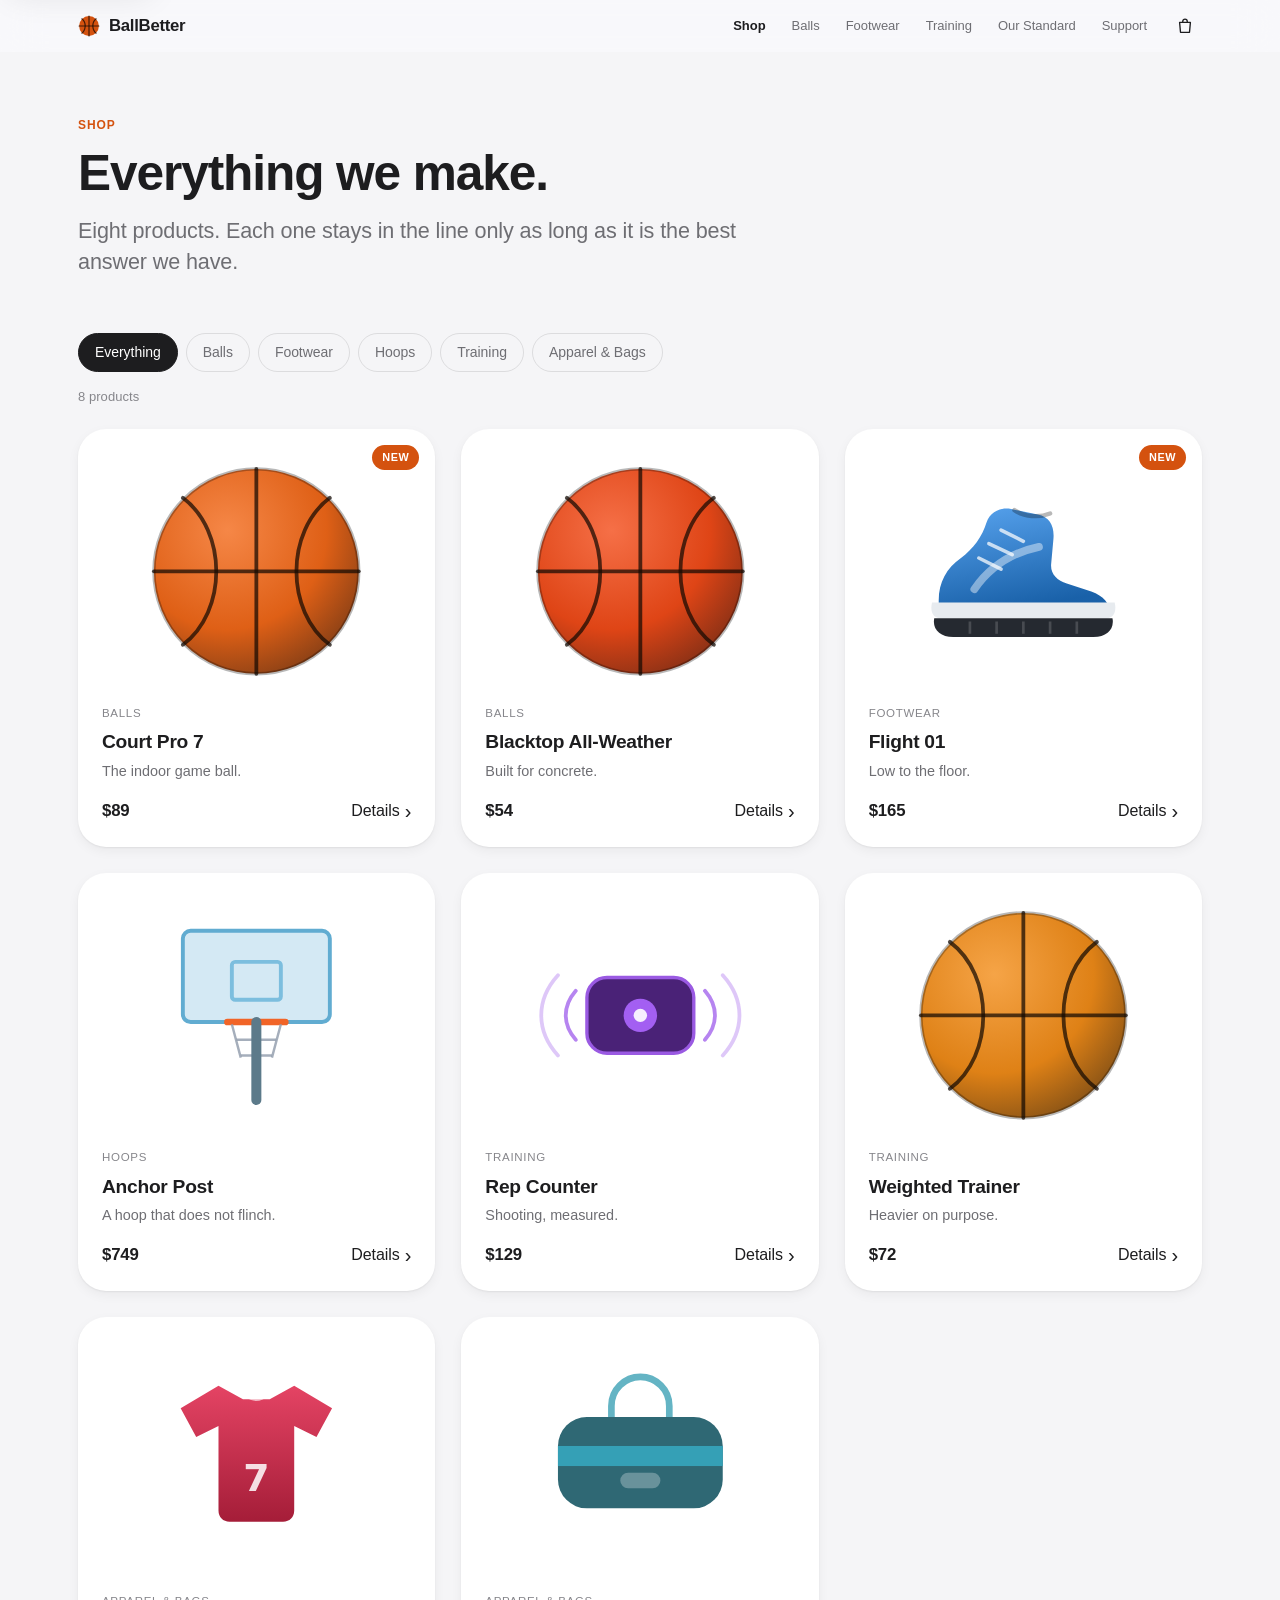
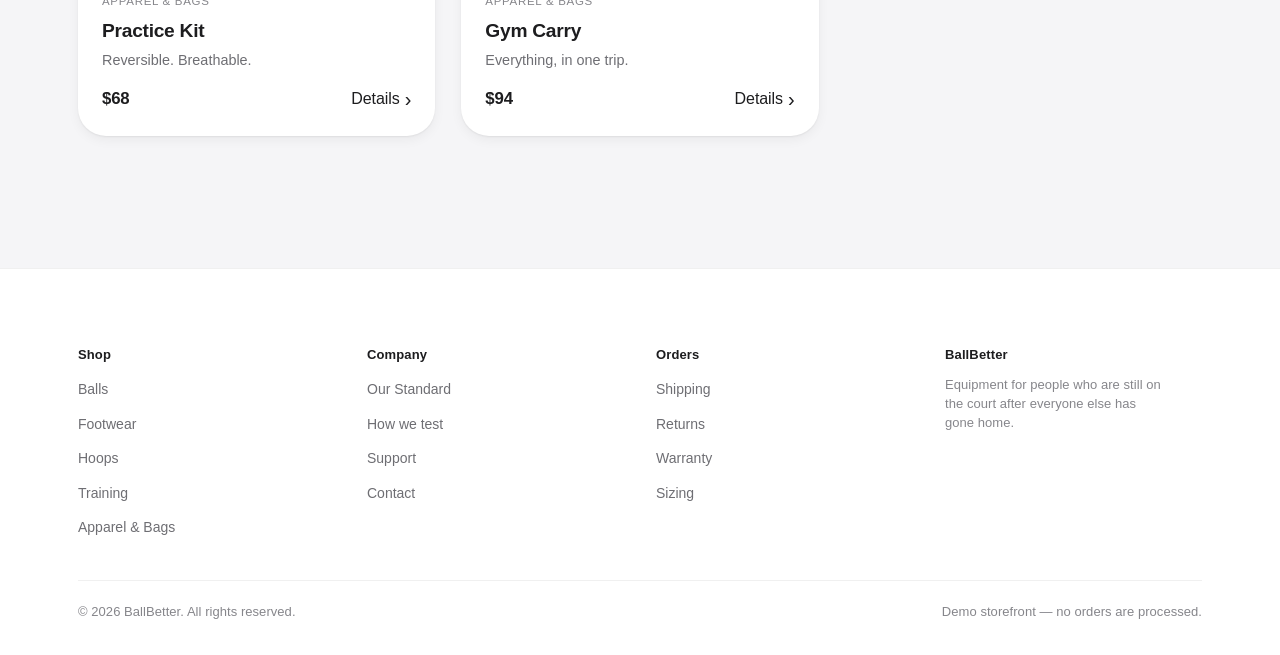
<file: shop.html>
<!DOCTYPE html>
<html lang="en">
<head>
<meta charset="utf-8">
<meta name="viewport" content="width=device-width, initial-scale=1, viewport-fit=cover">
<title>Shop — BallBetter</title>
<meta name="description" content="Every BallBetter product: balls, footwear, hoops, training tools, apparel and bags.">
<meta name="theme-color" content="#f5f5f7" media="(prefers-color-scheme: light)">
<meta name="theme-color" content="#000000" media="(prefers-color-scheme: dark)">
<link rel="stylesheet" href="assets/css/style.css">
<link rel="icon" href="data:image/svg+xml,%3Csvg xmlns='http://www.w3.org/2000/svg' viewBox='0 0 40 40'%3E%3Ccircle cx='20' cy='20' r='19' fill='%23d4520f'/%3E%3Cg fill='none' stroke='rgba(20,10,4,.8)' stroke-width='2.4'%3E%3Cpath d='M1 20h38M20 1v38M7 7c8 6 8 20 0 26M33 7c-8 6-8 20 0 26'/%3E%3C/g%3E%3C/svg%3E">
</head>
<body>

  <a class="skip" href="#main">Skip to content</a>
  <header class="nav">
    <div class="nav__inner">
      <a class="brand" href="index.html">
        <svg class="brand__mark" viewBox="0 0 40 40" aria-hidden="true">
          <circle cx="20" cy="20" r="18" fill="#d4520f"/>
          <g fill="none" stroke="rgba(20,10,4,.75)" stroke-width="2.2" stroke-linecap="round">
            <path d="M2 20h36"/><path d="M20 2v36"/>
            <path d="M7 7c8 6 8 20 0 26"/><path d="M33 7c-8 6-8 20 0 26"/>
          </g>
        </svg>
        BallBetter
      </a>
      <nav class="nav__links" id="nav-links" aria-label="Primary">
        <a class="nav__link" href="shop.html">Shop</a>
        <a class="nav__link" href="shop.html?c=balls">Balls</a>
        <a class="nav__link" href="shop.html?c=footwear">Footwear</a>
        <a class="nav__link" href="shop.html?c=training">Training</a>
        <a class="nav__link" href="about.html">Our Standard</a>
        <a class="nav__link" href="support.html">Support</a>
      </nav>
      <button class="nav__menu" type="button" aria-expanded="false" aria-controls="nav-links" aria-label="Menu">
        <svg width="17" height="12" viewBox="0 0 17 12" aria-hidden="true">
          <g stroke="currentColor" stroke-width="1.6" stroke-linecap="round">
            <path d="M1 1h15"/><path d="M1 6h15"/><path d="M1 11h15"/>
          </g>
        </svg>
      </button>
      <button class="nav__cart" type="button" data-cart-open aria-label="Bag">
        <svg width="18" height="18" viewBox="0 0 20 20" aria-hidden="true">
          <path d="M4 6h12l-1 11H5L4 6z" fill="none" stroke="currentColor" stroke-width="1.5" stroke-linejoin="round"/>
          <path d="M7.5 6V4.8a2.5 2.5 0 0 1 5 0V6" fill="none" stroke="currentColor" stroke-width="1.5" stroke-linecap="round"/>
        </svg>
        <span class="nav__count" data-empty="true">0</span>
      </button>
    </div>
  </header>
<main id="main">

  <section class="section" style="padding-top:calc(var(--nav-h) + 64px)">
    <div class="wrap">
      <div class="section__head">
        <p class="eyebrow">Shop</p>
        <h1 class="t-title">Everything we make.</h1>
        <p class="t-lead">Eight products. Each one stays in the line only as long as it is the best answer we have.</p>
      </div>
      <div class="filters" data-filters role="group" aria-label="Filter by category"></div>
      <p class="t-small" data-shop-count style="margin:-18px 0 22px"></p>
      <div class="grid" data-shop-grid></div>
    </div>
  </section>
</main>

  <footer class="footer">
    <div class="wrap">
      <div class="footer__cols">
        <div>
          <h3>Shop</h3>
          <ul>
            <li><a href="shop.html?c=balls">Balls</a></li>
            <li><a href="shop.html?c=footwear">Footwear</a></li>
            <li><a href="shop.html?c=hoops">Hoops</a></li>
            <li><a href="shop.html?c=training">Training</a></li>
            <li><a href="shop.html?c=apparel">Apparel &amp; Bags</a></li>
          </ul>
        </div>
        <div>
          <h3>Company</h3>
          <ul>
            <li><a href="about.html">Our Standard</a></li>
            <li><a href="about.html#testing">How we test</a></li>
            <li><a href="support.html">Support</a></li>
            <li><a href="support.html#contact">Contact</a></li>
          </ul>
        </div>
        <div>
          <h3>Orders</h3>
          <ul>
            <li><a href="support.html#shipping">Shipping</a></li>
            <li><a href="support.html#returns">Returns</a></li>
            <li><a href="support.html#warranty">Warranty</a></li>
            <li><a href="support.html#sizing">Sizing</a></li>
          </ul>
        </div>
        <div>
          <h3>BallBetter</h3>
          <p class="t-small" style="max-width:30ch">Equipment for people who are still on the court after everyone else has gone home.</p>
        </div>
      </div>
      <div class="footer__base">
        <p class="t-small">&copy; <span data-year>2026</span> BallBetter. All rights reserved.</p>
        <p class="t-small">Demo storefront — no orders are processed.</p>
      </div>
    </div>
  </footer>

  <div class="scrim"></div>
  <aside class="sheet" role="dialog" aria-modal="true" aria-label="Your bag" aria-hidden="true">
    <div class="sheet__head">
      <h2 class="sheet__title">Your bag</h2>
      <button class="sheet__close" type="button" aria-label="Close bag">
        <svg width="13" height="13" viewBox="0 0 14 14" aria-hidden="true">
          <g stroke="currentColor" stroke-width="1.7" stroke-linecap="round"><path d="M1 1l12 12"/><path d="M13 1L1 13"/></g>
        </svg>
      </button>
    </div>
    <div class="sheet__body"></div>
    <div class="sheet__foot">
      <div class="sheet__row">
        <span class="t-body">Subtotal</span>
        <span class="sheet__total">$0</span>
      </div>
      <p class="t-small" style="margin-bottom:14px">Free shipping over $75. Returns within 60 days, played-in or not.</p>
      <button class="btn btn--wide" type="button" data-checkout disabled>Check out</button>
    </div>
  </aside>
<script src="assets/js/catalog.js"></script>
<script src="assets/js/app.js"></script>
</body>
</html>
</file>
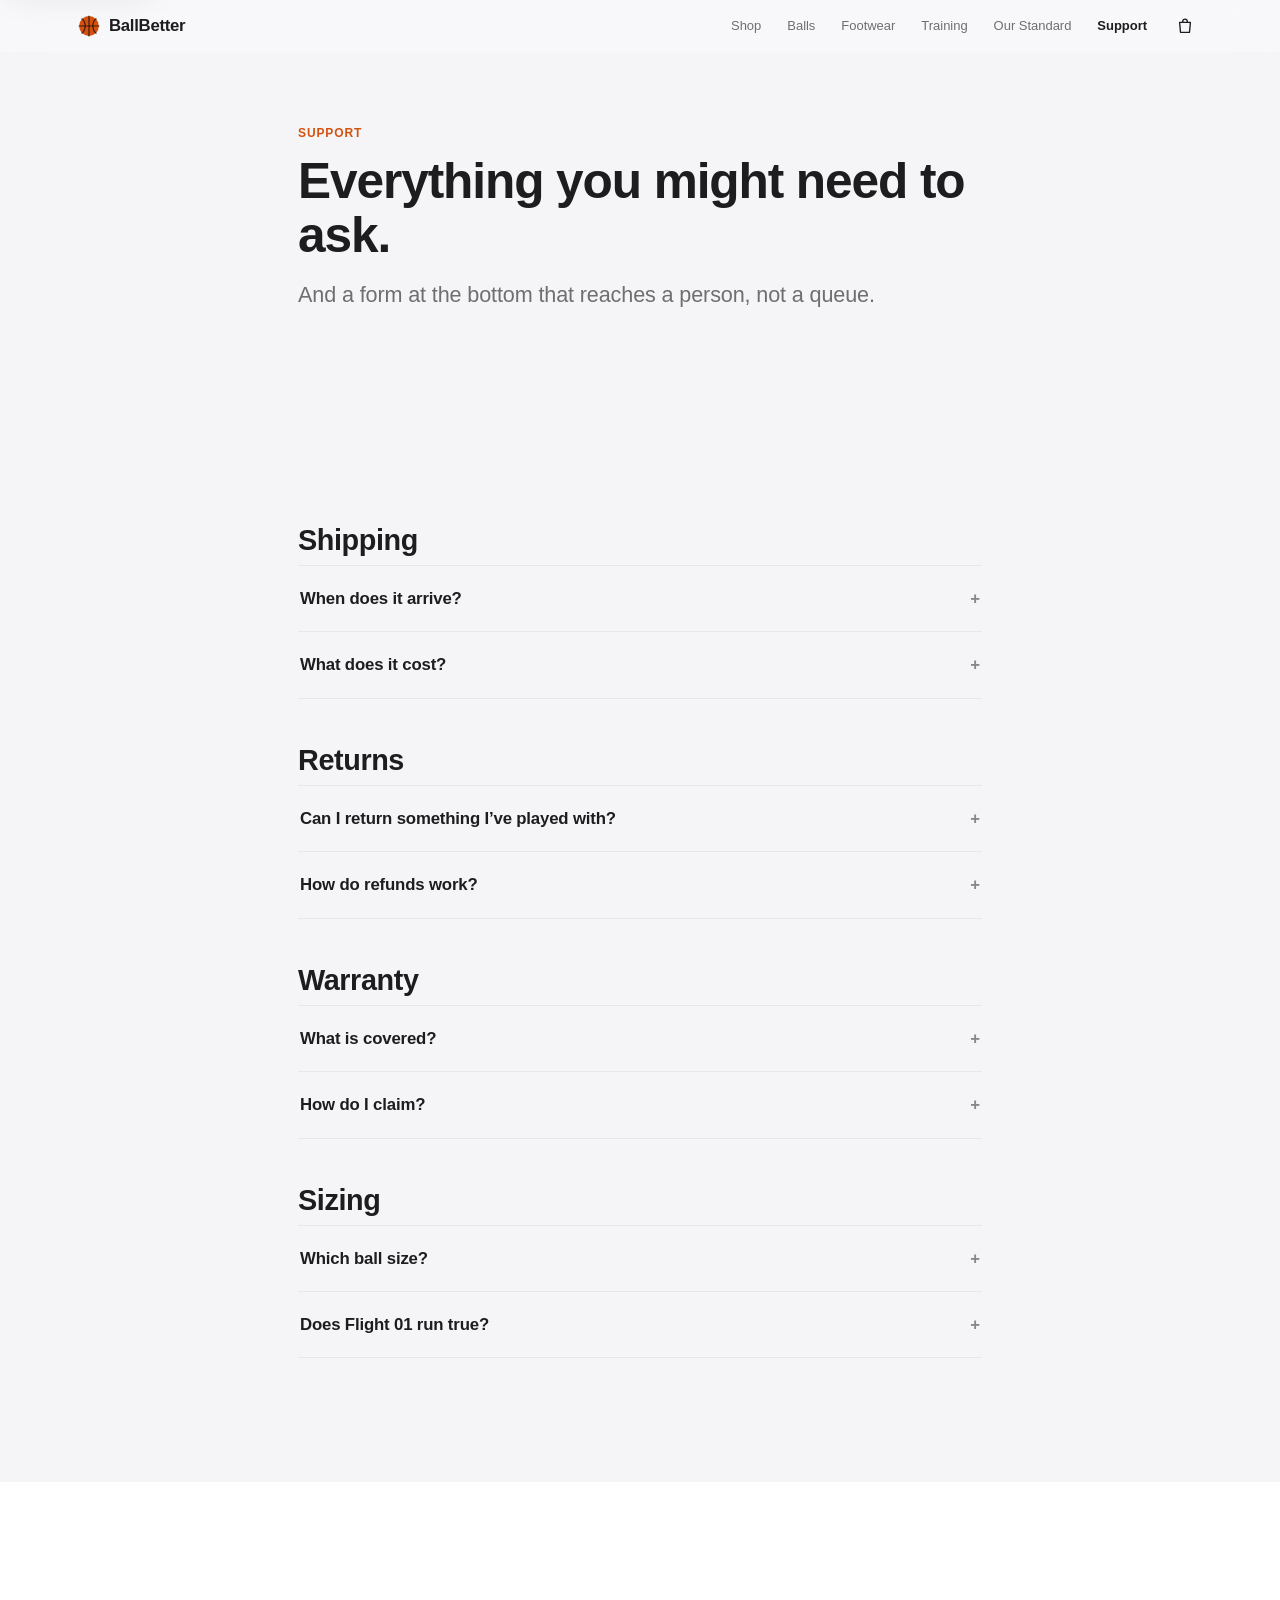
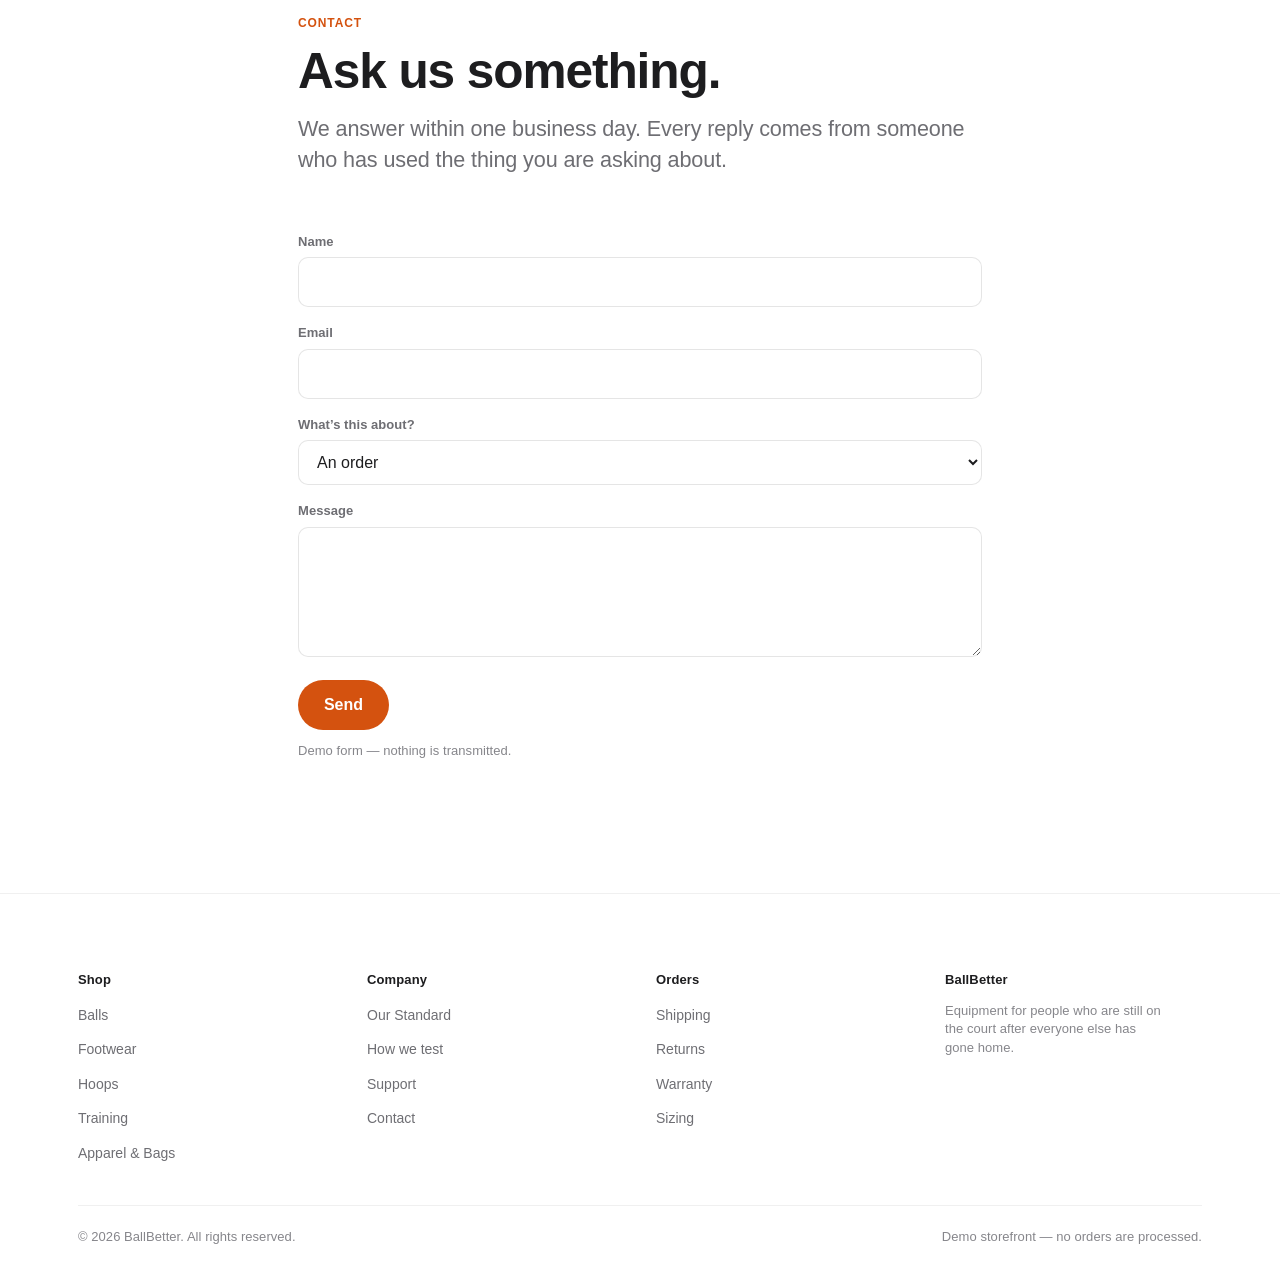
<file: support.html>
<!DOCTYPE html>
<html lang="en">
<head>
<meta charset="utf-8">
<meta name="viewport" content="width=device-width, initial-scale=1, viewport-fit=cover">
<title>Support — BallBetter</title>
<meta name="description" content="Shipping, returns, warranty, sizing and how to reach a human at BallBetter.">
<meta name="theme-color" content="#f5f5f7" media="(prefers-color-scheme: light)">
<meta name="theme-color" content="#000000" media="(prefers-color-scheme: dark)">
<link rel="stylesheet" href="assets/css/style.css">
<link rel="icon" href="data:image/svg+xml,%3Csvg xmlns='http://www.w3.org/2000/svg' viewBox='0 0 40 40'%3E%3Ccircle cx='20' cy='20' r='19' fill='%23d4520f'/%3E%3Cg fill='none' stroke='rgba(20,10,4,.8)' stroke-width='2.4'%3E%3Cpath d='M1 20h38M20 1v38M7 7c8 6 8 20 0 26M33 7c-8 6-8 20 0 26'/%3E%3C/g%3E%3C/svg%3E">
</head>
<body>

  <a class="skip" href="#main">Skip to content</a>
  <header class="nav">
    <div class="nav__inner">
      <a class="brand" href="index.html">
        <svg class="brand__mark" viewBox="0 0 40 40" aria-hidden="true">
          <circle cx="20" cy="20" r="18" fill="#d4520f"/>
          <g fill="none" stroke="rgba(20,10,4,.75)" stroke-width="2.2" stroke-linecap="round">
            <path d="M2 20h36"/><path d="M20 2v36"/>
            <path d="M7 7c8 6 8 20 0 26"/><path d="M33 7c-8 6-8 20 0 26"/>
          </g>
        </svg>
        BallBetter
      </a>
      <nav class="nav__links" id="nav-links" aria-label="Primary">
        <a class="nav__link" href="shop.html">Shop</a>
        <a class="nav__link" href="shop.html?c=balls">Balls</a>
        <a class="nav__link" href="shop.html?c=footwear">Footwear</a>
        <a class="nav__link" href="shop.html?c=training">Training</a>
        <a class="nav__link" href="about.html">Our Standard</a>
        <a class="nav__link" href="support.html">Support</a>
      </nav>
      <button class="nav__menu" type="button" aria-expanded="false" aria-controls="nav-links" aria-label="Menu">
        <svg width="17" height="12" viewBox="0 0 17 12" aria-hidden="true">
          <g stroke="currentColor" stroke-width="1.6" stroke-linecap="round">
            <path d="M1 1h15"/><path d="M1 6h15"/><path d="M1 11h15"/>
          </g>
        </svg>
      </button>
      <button class="nav__cart" type="button" data-cart-open aria-label="Bag">
        <svg width="18" height="18" viewBox="0 0 20 20" aria-hidden="true">
          <path d="M4 6h12l-1 11H5L4 6z" fill="none" stroke="currentColor" stroke-width="1.5" stroke-linejoin="round"/>
          <path d="M7.5 6V4.8a2.5 2.5 0 0 1 5 0V6" fill="none" stroke="currentColor" stroke-width="1.5" stroke-linecap="round"/>
        </svg>
        <span class="nav__count" data-empty="true">0</span>
      </button>
    </div>
  </header>
<main id="main">

  <section class="section" style="padding-top:calc(var(--nav-h) + 72px)">
    <div class="wrap narrow">
      <p class="eyebrow">Support</p>
      <h1 class="t-title">Everything you might need to ask.</h1>
      <p class="t-lead" style="margin-top:18px">And a form at the bottom that reaches a person, not a queue.</p>
    </div>
  </section>

  <section class="section section--tight">
    <div class="wrap narrow">
      <h2 class="t-heading" id="shipping" style="margin-bottom:8px">Shipping</h2>
      <div class="faq" style="margin-bottom:44px">
        <div class="faq__item"><button class="faq__q" type="button" aria-expanded="false">When does it arrive?<span class="faq__sign" aria-hidden="true">+</span></button><div class="faq__a" hidden><p>Orders placed before 2pm ET ship the same business day. Standard delivery is two to five business days within the continental US; express is next business day. Hoops ship freight and take seven to ten days, with a scheduled delivery window.</p></div></div>
        <div class="faq__item"><button class="faq__q" type="button" aria-expanded="false">What does it cost?<span class="faq__sign" aria-hidden="true">+</span></button><div class="faq__a" hidden><p>Free over $75, $6 flat below that. Express is $18. Freight on in-ground hoops is included in the listed price.</p></div></div>
      </div>

      <h2 class="t-heading" id="returns" style="margin-bottom:8px">Returns</h2>
      <div class="faq" style="margin-bottom:44px">
        <div class="faq__item"><button class="faq__q" type="button" aria-expanded="false">Can I return something I&rsquo;ve played with?<span class="faq__sign" aria-hidden="true">+</span></button><div class="faq__a" hidden><p>Yes. That is the point. Sixty days from delivery, used condition accepted, return shipping covered. Gear you were afraid to use was never actually tested.</p></div></div>
        <div class="faq__item"><button class="faq__q" type="button" aria-expanded="false">How do refunds work?<span class="faq__sign" aria-hidden="true">+</span></button><div class="faq__a" hidden><p>Back to the original payment method within three business days of the return being scanned in. You do not have to wait for it to reach our warehouse.</p></div></div>
      </div>

      <h2 class="t-heading" id="warranty" style="margin-bottom:8px">Warranty</h2>
      <div class="faq" style="margin-bottom:44px">
        <div class="faq__item"><button class="faq__q" type="button" aria-expanded="false">What is covered?<span class="faq__sign" aria-hidden="true">+</span></button><div class="faq__a" hidden><p>Two years on balls and bags, one year on electronics, five years on hoop structures. Covers manufacturing and material failure — seam separation, delamination, bladder leaks, structural welds. Normal wear from play is not a defect, though if a cover wears out unusually fast we want to see it.</p></div></div>
        <div class="faq__item"><button class="faq__q" type="button" aria-expanded="false">How do I claim?<span class="faq__sign" aria-hidden="true">+</span></button><div class="faq__a" hidden><p>Send photos and your order number through the form below. Most claims are resolved the same day, and we ship the replacement before the old one comes back.</p></div></div>
      </div>

      <h2 class="t-heading" id="sizing" style="margin-bottom:8px">Sizing</h2>
      <div class="faq" style="margin-bottom:44px">
        <div class="faq__item"><button class="faq__q" type="button" aria-expanded="false">Which ball size?<span class="faq__sign" aria-hidden="true">+</span></button><div class="faq__a" hidden><p>29.5" for men&rsquo;s and boys&rsquo; play from age 15, 28.5" for women&rsquo;s play and ages 9–14, and 27.5" for younger players. If a player is between sizes, the smaller one protects their shooting form.</p></div></div>
        <div class="faq__item"><button class="faq__q" type="button" aria-expanded="false">Does Flight 01 run true?<span class="faq__sign" aria-hidden="true">+</span></button><div class="faq__a" hidden><p>True to length, slightly narrow through the midfoot because of the containment cage. Wide feet should go up a half size. Sixty-day returns apply to footwear too, so trying it on the court is the reliable test.</p></div></div>
      </div>
    </div>
  </section>

  <section class="section section--elevated" id="contact">
    <div class="wrap narrow">
      <div class="section__head">
        <p class="eyebrow">Contact</p>
        <h2 class="t-title">Ask us something.</h2>
        <p class="t-lead">We answer within one business day. Every reply comes from someone who has used the thing you are asking about.</p>
      </div>
      <form data-contact novalidate>
        <label class="field"><span>Name</span><input type="text" name="name" autocomplete="name" required></label>
        <label class="field"><span>Email</span><input type="email" name="email" autocomplete="email" required></label>
        <label class="field"><span>What&rsquo;s this about?</span>
          <select name="topic">
            <option>An order</option><option>A product question</option>
            <option>Warranty or a return</option><option>Something else</option>
          </select>
        </label>
        <label class="field"><span>Message</span><textarea name="message" required></textarea></label>
        <button class="btn" type="submit">Send</button>
        <p class="t-small" style="margin-top:12px">Demo form — nothing is transmitted.</p>
      </form>
    </div>
  </section>
</main>

  <footer class="footer">
    <div class="wrap">
      <div class="footer__cols">
        <div>
          <h3>Shop</h3>
          <ul>
            <li><a href="shop.html?c=balls">Balls</a></li>
            <li><a href="shop.html?c=footwear">Footwear</a></li>
            <li><a href="shop.html?c=hoops">Hoops</a></li>
            <li><a href="shop.html?c=training">Training</a></li>
            <li><a href="shop.html?c=apparel">Apparel &amp; Bags</a></li>
          </ul>
        </div>
        <div>
          <h3>Company</h3>
          <ul>
            <li><a href="about.html">Our Standard</a></li>
            <li><a href="about.html#testing">How we test</a></li>
            <li><a href="support.html">Support</a></li>
            <li><a href="support.html#contact">Contact</a></li>
          </ul>
        </div>
        <div>
          <h3>Orders</h3>
          <ul>
            <li><a href="support.html#shipping">Shipping</a></li>
            <li><a href="support.html#returns">Returns</a></li>
            <li><a href="support.html#warranty">Warranty</a></li>
            <li><a href="support.html#sizing">Sizing</a></li>
          </ul>
        </div>
        <div>
          <h3>BallBetter</h3>
          <p class="t-small" style="max-width:30ch">Equipment for people who are still on the court after everyone else has gone home.</p>
        </div>
      </div>
      <div class="footer__base">
        <p class="t-small">&copy; <span data-year>2026</span> BallBetter. All rights reserved.</p>
        <p class="t-small">Demo storefront — no orders are processed.</p>
      </div>
    </div>
  </footer>

  <div class="scrim"></div>
  <aside class="sheet" role="dialog" aria-modal="true" aria-label="Your bag" aria-hidden="true">
    <div class="sheet__head">
      <h2 class="sheet__title">Your bag</h2>
      <button class="sheet__close" type="button" aria-label="Close bag">
        <svg width="13" height="13" viewBox="0 0 14 14" aria-hidden="true">
          <g stroke="currentColor" stroke-width="1.7" stroke-linecap="round"><path d="M1 1l12 12"/><path d="M13 1L1 13"/></g>
        </svg>
      </button>
    </div>
    <div class="sheet__body"></div>
    <div class="sheet__foot">
      <div class="sheet__row">
        <span class="t-body">Subtotal</span>
        <span class="sheet__total">$0</span>
      </div>
      <p class="t-small" style="margin-bottom:14px">Free shipping over $75. Returns within 60 days, played-in or not.</p>
      <button class="btn btn--wide" type="button" data-checkout disabled>Check out</button>
    </div>
  </aside>
<script src="assets/js/catalog.js"></script>
<script src="assets/js/app.js"></script>
</body>
</html>
</file>
<file: assets/css/style.css>
/* ==========================================================================
   BallBetter — design system
   Type scales with clamp(), tracking tightens as size grows, chrome is a
   translucent material that content scrolls beneath, motion is spring-driven.
   ========================================================================== */

/* --- Tokens ------------------------------------------------------------- */
:root {
  color-scheme: light dark;

  --bg:            #f5f5f7;
  --bg-elevated:   #ffffff;
  --bg-deep:       #000000;
  --ink:           #1d1d1f;
  --ink-secondary: #6e6e73;
  --ink-tertiary:  #86868b;
  --ink-on-deep:   #f5f5f7;
  --hairline:      rgba(0, 0, 0, 0.10);
  --hairline-soft: rgba(0, 0, 0, 0.06);
  --accent:        #d4520f;
  --accent-ink:    #ffffff;
  --link:          #0071e3;

  --material:        rgba(250, 250, 252, 0.72);
  --material-blur:   saturate(180%) blur(20px);
  --material-edge:   rgba(255, 255, 255, 0.55);
  --material-shadow: 0 1px 0 rgba(0, 0, 0, 0.06);

  --shadow-sm: 0 1px 2px rgba(0, 0, 0, 0.06), 0 4px 12px rgba(0, 0, 0, 0.05);
  --shadow-md: 0 2px 6px rgba(0, 0, 0, 0.07), 0 14px 34px rgba(0, 0, 0, 0.09);
  --shadow-lg: 0 6px 16px rgba(0, 0, 0, 0.10), 0 32px 70px rgba(0, 0, 0, 0.16);

  --r-sm: 10px;
  --r-md: 18px;
  --r-lg: 28px;
  --r-xl: 40px;

  --nav-h: 52px;
  --gutter: clamp(20px, 5vw, 48px);
  --measure: 1220px;

  --font: -apple-system, BlinkMacSystemFont, "SF Pro Text", "Segoe UI", Inter,
          Roboto, "Helvetica Neue", Arial, sans-serif;

  /* Mirrored curves: an outbound path and its return. */
  --ease-out: cubic-bezier(0.22, 0.61, 0.36, 1);
  --ease-in:  cubic-bezier(0.64, 0, 0.78, 0.39);
}

@media (prefers-color-scheme: dark) {
  :root {
    --bg:            #000000;
    --bg-elevated:   #141416;
    --bg-deep:       #08080a;
    --ink:           #f5f5f7;
    --ink-secondary: #a1a1a6;
    --ink-tertiary:  #86868b;
    --hairline:      rgba(255, 255, 255, 0.14);
    --hairline-soft: rgba(255, 255, 255, 0.08);
    --accent:        #ff7a33;
    --accent-ink:    #1d1d1f;
    --link:          #2997ff;

    --material:        rgba(22, 22, 24, 0.72);
    --material-edge:   rgba(255, 255, 255, 0.10);
    --material-shadow: 0 1px 0 rgba(255, 255, 255, 0.05);

    --shadow-sm: 0 1px 2px rgba(0, 0, 0, 0.5);
    --shadow-md: 0 2px 8px rgba(0, 0, 0, 0.55), 0 16px 40px rgba(0, 0, 0, 0.5);
    --shadow-lg: 0 8px 20px rgba(0, 0, 0, 0.6), 0 36px 80px rgba(0, 0, 0, 0.7);
  }
}

/* --- Base --------------------------------------------------------------- */
*, *::before, *::after { box-sizing: border-box; }

html {
  -webkit-text-size-adjust: 100%;
  scroll-behavior: smooth;
  scroll-padding-top: calc(var(--nav-h) + 16px);
}
@media (prefers-reduced-motion: reduce) { html { scroll-behavior: auto; } }

body {
  margin: 0;
  font-family: var(--font);
  font-size: 17px;
  line-height: 1.5;
  letter-spacing: 0;
  color: var(--ink);
  background: var(--bg);
  -webkit-font-smoothing: antialiased;
  text-rendering: optimizeLegibility;
  font-optical-sizing: auto;
  overflow-x: hidden;
}

img, svg { max-width: 100%; display: block; }
[hidden] { display: none !important; }

a { color: var(--link); text-decoration: none; }
a:hover { text-decoration: underline; }

:focus-visible {
  outline: 2px solid var(--link);
  outline-offset: 3px;
  border-radius: 6px;
}

.wrap { width: 100%; max-width: var(--measure); margin-inline: auto; padding-inline: var(--gutter); }
.narrow { max-width: 780px; }

.skip {
  position: fixed; top: 8px; left: 8px; z-index: 200;
  padding: 10px 16px; border-radius: var(--r-sm);
  background: var(--bg-elevated); color: var(--ink);
  box-shadow: var(--shadow-md);
  transform: translateY(-160%);
}
.skip:focus { transform: none; }

/* --- Type --------------------------------------------------------------- */
/* Tracking tightens as size grows; leading loosens as size shrinks. */
.t-display {
  font-size: clamp(2.6rem, 7.2vw, 5.2rem);
  line-height: 1.05;
  letter-spacing: -0.028em;
  font-weight: 700;
  margin: 0;
}
.t-title {
  font-size: clamp(2rem, 4.4vw, 3.1rem);
  line-height: 1.09;
  letter-spacing: -0.022em;
  font-weight: 650;
  margin: 0;
}
.t-heading {
  font-size: clamp(1.35rem, 2.4vw, 1.8rem);
  line-height: 1.2;
  letter-spacing: -0.014em;
  font-weight: 600;
  margin: 0;
}
.t-lead {
  font-size: clamp(1.1rem, 1.7vw, 1.35rem);
  line-height: 1.42;
  letter-spacing: -0.006em;
  color: var(--ink-secondary);
  margin: 0;
}
.t-body { font-size: 1.0625rem; line-height: 1.53; letter-spacing: 0; color: var(--ink-secondary); margin: 0; }
.t-small { font-size: 0.8125rem; line-height: 1.45; letter-spacing: 0.004em; color: var(--ink-tertiary); margin: 0; }

.eyebrow {
  font-size: 0.75rem;
  font-weight: 600;
  letter-spacing: 0.075em;   /* small text opens up */
  text-transform: uppercase;
  color: var(--accent);
  margin: 0 0 12px;
}

.on-deep { color: var(--ink-on-deep); }
.on-deep .t-body, .on-deep .t-lead { color: rgba(245, 245, 247, 0.72); }

/* --- Buttons ------------------------------------------------------------ */
/* Press state fires on pointerdown via .is-pressed, not on click. */
.btn {
  --btn-bg: var(--accent);
  --btn-ink: var(--accent-ink);
  appearance: none;
  border: 0;
  display: inline-flex;
  align-items: center;
  justify-content: center;
  gap: 8px;
  padding: 13px 26px;
  min-height: 46px;
  border-radius: 999px;
  font: inherit;
  font-size: 1rem;
  font-weight: 550;
  letter-spacing: -0.004em;
  color: var(--btn-ink);
  background: var(--btn-bg);
  cursor: pointer;
  text-decoration: none;
  transform: scale(1);
  transition: transform 120ms var(--ease-out), background-color 200ms var(--ease-out),
              opacity 200ms var(--ease-out);
  touch-action: manipulation;
}
.btn:hover { text-decoration: none; filter: brightness(1.06); }
.btn.is-pressed { transform: scale(0.965); }
.btn[disabled] { opacity: 0.45; cursor: not-allowed; }

.btn--quiet {
  --btn-bg: transparent;
  --btn-ink: var(--link);
  border: 1px solid var(--hairline);
}
.btn--quiet:hover { filter: none; background: var(--hairline-soft); }

.btn--ghost {
  --btn-bg: rgba(255, 255, 255, 0.14);
  --btn-ink: #fff;
  backdrop-filter: blur(12px);
  -webkit-backdrop-filter: blur(12px);
}

.btn--wide { width: 100%; }

.link-arrow {
  display: inline-flex; align-items: center; gap: 5px;
  font-size: 1rem; font-weight: 500; letter-spacing: -0.004em;
}
.link-arrow::after {
  content: '›';
  font-size: 1.25em;
  line-height: 1;
  transform: translateX(0);
  transition: transform 220ms var(--ease-out);
}
.link-arrow:hover { text-decoration: none; }
.link-arrow:hover::after { transform: translateX(3px); }

/* --- Navigation: a material, not a bar ---------------------------------- */
.nav {
  position: fixed;
  inset: 0 0 auto 0;
  z-index: 100;
  height: var(--nav-h);
  background: var(--material);
  backdrop-filter: var(--material-blur);
  -webkit-backdrop-filter: var(--material-blur);
  border-bottom: 1px solid transparent;
  transition: border-color 300ms var(--ease-out), background-color 300ms var(--ease-out);
}
/* Scroll edge effect: the hairline arrives only once content is under it. */
.nav.is-scrolled { border-bottom-color: var(--hairline); }

/* Over a dark hero the bar takes the hero's weight, not the page's, until
   content actually scrolls beneath it. */
.has-dark-hero .nav:not(.is-scrolled) {
  background: rgba(0, 0, 0, 0.28);
  backdrop-filter: saturate(160%) blur(14px);
  -webkit-backdrop-filter: saturate(160%) blur(14px);
}
.has-dark-hero .nav:not(.is-scrolled) .brand,
.has-dark-hero .nav:not(.is-scrolled) .nav__cart,
.has-dark-hero .nav:not(.is-scrolled) .nav__menu { color: #fff; }
.has-dark-hero .nav:not(.is-scrolled) .nav__link { color: rgba(255, 255, 255, 0.72); }
.has-dark-hero .nav:not(.is-scrolled) .nav__link:hover,
.has-dark-hero .nav:not(.is-scrolled) .nav__link[aria-current="page"] {
  color: #fff; background: rgba(255, 255, 255, 0.14);
}

.nav__inner {
  height: 100%;
  display: flex;
  align-items: center;
  gap: 10px;
  max-width: var(--measure);
  margin-inline: auto;
  padding-inline: var(--gutter);
}

.brand {
  display: inline-flex; align-items: center; gap: 9px;
  color: var(--ink); font-weight: 600; font-size: 1.05rem; letter-spacing: -0.018em;
  margin-right: auto;
}
.brand:hover { text-decoration: none; }
.brand__mark { width: 22px; height: 22px; flex: none; }

.nav__links { display: flex; align-items: center; gap: 4px; }
.nav__link {
  color: var(--ink-secondary);
  font-size: 0.8125rem;
  letter-spacing: -0.002em;
  padding: 7px 11px;
  border-radius: 999px;
  transition: color 180ms var(--ease-out), background-color 180ms var(--ease-out);
}
.nav__link:hover { color: var(--ink); background: var(--hairline-soft); text-decoration: none; }
.nav__link[aria-current="page"] { color: var(--ink); font-weight: 550; }

.nav__cart {
  position: relative;
  display: inline-flex; align-items: center; justify-content: center;
  width: 34px; height: 34px; border-radius: 999px;
  color: var(--ink); background: transparent; border: 0; cursor: pointer;
  transition: background-color 180ms var(--ease-out), transform 120ms var(--ease-out);
}
.nav__cart:hover { background: var(--hairline-soft); }
.nav__cart.is-pressed { transform: scale(0.92); }
.nav__count {
  position: absolute; top: 1px; right: 0;
  min-width: 16px; height: 16px; padding: 0 4px;
  border-radius: 999px;
  background: var(--accent); color: var(--accent-ink);
  font-size: 10px; font-weight: 700; line-height: 16px; text-align: center;
}
.nav__count[data-empty="true"] { display: none; }

.nav__menu {
  display: none;
  width: 34px; height: 34px; border-radius: 999px;
  align-items: center; justify-content: center;
  background: transparent; border: 0; color: var(--ink); cursor: pointer;
}

@media (max-width: 760px) {
  .nav__links {
    position: fixed;
    inset: var(--nav-h) 0 auto 0;
    flex-direction: column;
    align-items: stretch;
    gap: 0;
    padding: 6px var(--gutter) 18px;
    background: var(--material);
    backdrop-filter: var(--material-blur);
    -webkit-backdrop-filter: var(--material-blur);
    border-bottom: 1px solid var(--hairline);
    /* Enters and exits along the same path: down from the bar it belongs to. */
    transform-origin: top center;
    transform: translateY(-8px);
    opacity: 0;
    pointer-events: none;
    visibility: hidden;
    transition: opacity 220ms var(--ease-in), transform 220ms var(--ease-in), visibility 220ms;
  }
  .nav__links.is-open {
    transform: none; opacity: 1; pointer-events: auto; visibility: visible;
    transition-timing-function: var(--ease-out);
  }
  .nav__link { padding: 12px 4px; font-size: 1.05rem; border-bottom: 1px solid var(--hairline-soft); }
  .nav__menu { display: inline-flex; order: 3; }
}

/* --- Reveal on scroll ---------------------------------------------------- */
.reveal {
  opacity: 0;
  transform: translateY(24px);
  transition: opacity 700ms var(--ease-out), transform 700ms var(--ease-out);
  will-change: transform, opacity;
}
.reveal.is-in { opacity: 1; transform: none; will-change: auto; }

/* --- Hero ---------------------------------------------------------------- */
.hero {
  position: relative;
  min-height: min(100svh, 860px);
  display: grid;
  place-items: center;
  text-align: center;
  padding: calc(var(--nav-h) + 72px) var(--gutter) 88px;
  background: var(--bg-deep);
  color: var(--ink-on-deep);
  overflow: hidden;
  isolation: isolate;
}
.hero__glow {
  position: absolute;
  z-index: -1;
  width: min(120vw, 1180px);
  aspect-ratio: 1;
  border-radius: 50%;
  background: radial-gradient(circle, rgba(212, 82, 15, 0.55), rgba(212, 82, 15, 0) 62%);
  filter: blur(30px);
  top: 46%; left: 50%;
  translate: -50% -50%;
  pointer-events: none;
}
.hero__content { position: relative; max-width: 900px; }
.hero .t-display { color: #fff; }
.hero__sub {
  margin: 22px auto 0;
  max-width: 620px;
  font-size: clamp(1.1rem, 1.9vw, 1.4rem);
  line-height: 1.42;
  letter-spacing: -0.008em;
  color: rgba(245, 245, 247, 0.76);
}
.hero__actions { display: flex; flex-wrap: wrap; gap: 14px; justify-content: center; margin-top: 34px; }
.hero__ball { width: min(58vw, 340px); margin: 0 auto 30px; }
.hero__scroll {
  position: absolute; bottom: 26px; left: 50%; translate: -50% 0;
  font-size: 0.75rem; letter-spacing: 0.07em; text-transform: uppercase;
  color: rgba(245, 245, 247, 0.5);
}

/* --- Sections ------------------------------------------------------------ */
.section { padding: clamp(72px, 11vw, 132px) 0; }
.section--tight { padding: clamp(48px, 7vw, 80px) 0; }
.section--deep { background: var(--bg-deep); color: var(--ink-on-deep); }
.section--elevated { background: var(--bg-elevated); }

.section__head { max-width: 720px; margin-bottom: clamp(32px, 5vw, 56px); }
.section__head--center { margin-inline: auto; text-align: center; }
.section__head .t-lead { margin-top: 16px; }

/* --- Product cards ------------------------------------------------------- */
.grid {
  display: grid;
  gap: clamp(16px, 2.2vw, 26px);
  grid-template-columns: repeat(auto-fill, minmax(272px, 1fr));
}

.card {
  position: relative;
  display: flex;
  flex-direction: column;
  background: var(--bg-elevated);
  border-radius: var(--r-lg);
  padding: 26px 24px 24px;
  box-shadow: var(--shadow-sm);
  color: inherit;
  overflow: hidden;
  transform: translateY(0);
  transition: transform 320ms var(--ease-out), box-shadow 320ms var(--ease-out);
  will-change: transform;
}
.card:hover { transform: translateY(-4px); box-shadow: var(--shadow-md); text-decoration: none; }
.card.is-pressed { transform: translateY(-1px) scale(0.985); transition-duration: 130ms; }
.card__art { aspect-ratio: 4 / 3; display: grid; place-items: center; margin-bottom: 18px; }
.card__art svg { width: 72%; }
.card__cat { font-size: 0.72rem; letter-spacing: 0.06em; text-transform: uppercase; color: var(--ink-tertiary); }
.card__name { font-size: 1.2rem; font-weight: 600; letter-spacing: -0.014em; margin: 6px 0 4px; color: var(--ink); }
.card__desc { font-size: 0.9rem; line-height: 1.45; color: var(--ink-secondary); margin: 0 0 16px; }
.card__foot { margin-top: auto; display: flex; align-items: center; justify-content: space-between; gap: 12px; }
.card__price { font-size: 1.05rem; font-weight: 600; letter-spacing: -0.01em; color: var(--ink); }
.badge {
  position: absolute; top: 16px; right: 16px;
  padding: 4px 10px; border-radius: 999px;
  background: var(--accent); color: var(--accent-ink);
  font-size: 0.68rem; font-weight: 700; letter-spacing: 0.05em; text-transform: uppercase;
}

/* --- Filters ------------------------------------------------------------- */
.filters {
  display: flex; flex-wrap: wrap; gap: 8px;
  margin-bottom: 34px;
}
.chip {
  appearance: none;
  border: 1px solid var(--hairline);
  background: transparent;
  color: var(--ink-secondary);
  font: inherit; font-size: 0.875rem; letter-spacing: -0.003em;
  padding: 8px 16px; border-radius: 999px; cursor: pointer;
  transition: background-color 200ms var(--ease-out), color 200ms var(--ease-out),
              border-color 200ms var(--ease-out), transform 120ms var(--ease-out);
}
.chip:hover { background: var(--hairline-soft); color: var(--ink); }
.chip.is-pressed { transform: scale(0.95); }
.chip[aria-pressed="true"] {
  background: var(--ink); border-color: var(--ink); color: var(--bg-elevated);
}

/* --- Draggable rail ------------------------------------------------------ */
.rail {
  position: relative;
  overflow: hidden;
  cursor: grab;
  touch-action: pan-y;
  /* Fade where content meets the edge, rather than a hard cut. */
  -webkit-mask-image: linear-gradient(90deg, transparent, #000 3.5%, #000 96.5%, transparent);
          mask-image: linear-gradient(90deg, transparent, #000 3.5%, #000 96.5%, transparent);
}
.rail.is-dragging { cursor: grabbing; user-select: none; }
.rail__track { display: flex; gap: 20px; padding: 6px 2px 20px; will-change: transform; }
.rail__item { flex: 0 0 clamp(240px, 30vw, 320px); }
.rail__nav { display: flex; gap: 8px; margin-top: 4px; }
.rail__btn {
  width: 36px; height: 36px; border-radius: 999px;
  border: 1px solid var(--hairline); background: transparent; color: var(--ink);
  cursor: pointer; display: grid; place-items: center;
  transition: background-color 180ms var(--ease-out), transform 120ms var(--ease-out), opacity 180ms;
}
.rail__btn:hover { background: var(--hairline-soft); }
.rail__btn.is-pressed { transform: scale(0.9); }
.rail__btn[disabled] { opacity: 0.3; cursor: default; }

/* --- Feature blocks ------------------------------------------------------ */
.split {
  display: grid;
  gap: clamp(28px, 5vw, 64px);
  align-items: center;
  grid-template-columns: repeat(auto-fit, minmax(300px, 1fr));
}
.split__art { display: grid; place-items: center; padding: clamp(16px, 4vw, 40px); }
.split__art svg { width: min(100%, 380px); }
.split__copy > * + * { margin-top: 18px; }

.stats { display: grid; gap: clamp(20px, 4vw, 44px); grid-template-columns: repeat(auto-fit, minmax(190px, 1fr)); }
.stat__n {
  font-size: clamp(2.2rem, 4.5vw, 3.2rem);
  font-weight: 650; line-height: 1.02; letter-spacing: -0.026em;
  margin: 0 0 6px;
}
.stat__l { font-size: 0.95rem; color: var(--ink-secondary); margin: 0; }
.section--deep .stat__l { color: rgba(245, 245, 247, 0.62); }

/* --- Product detail ------------------------------------------------------ */
.pdp { padding: calc(var(--nav-h) + 40px) 0 0; }
.crumbs { font-size: 0.8125rem; color: var(--ink-tertiary); margin-bottom: 22px; }
.crumbs a { color: var(--ink-tertiary); }
.crumbs a:hover { color: var(--ink); }

.pdp__top { display: grid; gap: clamp(28px, 4vw, 56px); grid-template-columns: repeat(auto-fit, minmax(320px, 1fr)); align-items: start; }
.pdp__stage {
  position: sticky; top: calc(var(--nav-h) + 24px);
  background: var(--bg-elevated);
  border-radius: var(--r-xl);
  padding: clamp(24px, 5vw, 56px);
  display: grid; place-items: center;
  box-shadow: var(--shadow-sm);
  aspect-ratio: 1;
}
.pdp__stage svg { width: min(100%, 400px); }
@media (max-width: 760px) { .pdp__stage { position: static; aspect-ratio: 4 / 3; } }

.pdp__buy > * + * { margin-top: 18px; }
.pdp__price { font-size: 1.6rem; font-weight: 600; letter-spacing: -0.02em; }
.pdp__actions { display: flex; flex-wrap: wrap; gap: 12px; }
.spec {
  display: grid; grid-template-columns: 1fr 1fr; gap: 1px;
  background: var(--hairline-soft);
  border-radius: var(--r-md);
  overflow: hidden;
  margin-top: 26px;
}
.spec__cell { background: var(--bg); padding: 16px 18px; }
.section--elevated .spec__cell { background: var(--bg-elevated); }
.spec__k { font-size: 0.72rem; letter-spacing: 0.06em; text-transform: uppercase; color: var(--ink-tertiary); margin: 0 0 4px; }
.spec__v { font-size: 0.95rem; font-weight: 550; letter-spacing: -0.006em; margin: 0; }

.note { display: flex; gap: 10px; align-items: flex-start; font-size: 0.85rem; color: var(--ink-tertiary); }

/* --- Cart drawer: a sheet that arrives as material ------------------------ */
.scrim {
  position: fixed; inset: 0; z-index: 150;
  background: rgba(0, 0, 0, 0.36);
  opacity: 0; visibility: hidden;
  transition: opacity 300ms var(--ease-in), visibility 300ms;
}
.scrim.is-open { opacity: 1; visibility: visible; transition-timing-function: var(--ease-out); }

.sheet {
  position: fixed; z-index: 160;
  top: 0; right: 0; bottom: 0;
  width: min(420px, 100vw);
  display: flex; flex-direction: column;
  background: var(--material);
  backdrop-filter: saturate(180%) blur(30px);
  -webkit-backdrop-filter: saturate(180%) blur(30px);
  border-left: 1px solid var(--material-edge);
  box-shadow: var(--shadow-lg);
  /* Enters from the right; dismisses to the right. Same path, mirrored. */
  transform: translateX(100%);
  visibility: hidden;
  will-change: transform;
}
.sheet.is-open { visibility: visible; }
.sheet__head {
  display: flex; align-items: center; justify-content: space-between;
  padding: 20px 22px 14px; border-bottom: 1px solid var(--hairline-soft);
}
.sheet__title { font-size: 1.2rem; font-weight: 600; letter-spacing: -0.016em; margin: 0; }
.sheet__close {
  width: 32px; height: 32px; border-radius: 999px; border: 0;
  background: var(--hairline-soft); color: var(--ink); cursor: pointer;
  display: grid; place-items: center;
  transition: transform 120ms var(--ease-out), background-color 180ms;
}
.sheet__close.is-pressed { transform: scale(0.9); }
.sheet__body { flex: 1; overflow-y: auto; padding: 8px 22px 20px; -webkit-overflow-scrolling: touch; }
.sheet__foot { padding: 16px 22px calc(20px + env(safe-area-inset-bottom)); border-top: 1px solid var(--hairline-soft); }
.sheet__row { display: flex; justify-content: space-between; align-items: baseline; margin-bottom: 14px; }
.sheet__total { font-size: 1.25rem; font-weight: 650; letter-spacing: -0.018em; }

.line { display: flex; gap: 14px; padding: 16px 0; border-bottom: 1px solid var(--hairline-soft); }
.line:last-child { border-bottom: 0; }
.line__art { width: 58px; height: 58px; flex: none; border-radius: var(--r-sm); background: var(--bg-elevated); display: grid; place-items: center; }
.line__art svg { width: 76%; }
.line__main { flex: 1; min-width: 0; }
.line__name { font-size: 0.95rem; font-weight: 550; letter-spacing: -0.008em; margin: 0 0 2px; }
.line__meta { font-size: 0.8125rem; color: var(--ink-tertiary); margin: 0; }
.qty { display: inline-flex; align-items: center; gap: 2px; margin-top: 8px; border: 1px solid var(--hairline); border-radius: 999px; padding: 2px; }
.qty button {
  width: 26px; height: 26px; border: 0; border-radius: 999px; background: transparent;
  color: var(--ink); font-size: 15px; line-height: 1; cursor: pointer;
  transition: background-color 160ms, transform 110ms var(--ease-out);
}
.qty button:hover { background: var(--hairline-soft); }
.qty button.is-pressed { transform: scale(0.88); }
.qty output { min-width: 22px; text-align: center; font-size: 0.875rem; font-variant-numeric: tabular-nums; }
.line__price { font-size: 0.95rem; font-weight: 550; letter-spacing: -0.008em; }

.empty { text-align: center; padding: 48px 12px; color: var(--ink-tertiary); }

/* --- Toast --------------------------------------------------------------- */
.toast {
  position: fixed; z-index: 170;
  left: 50%; bottom: calc(24px + env(safe-area-inset-bottom));
  translate: -50% 0;
  display: flex; align-items: center; gap: 10px;
  padding: 12px 20px;
  border-radius: 999px;
  background: var(--material);
  backdrop-filter: var(--material-blur);
  -webkit-backdrop-filter: var(--material-blur);
  border: 1px solid var(--material-edge);
  box-shadow: var(--shadow-md);
  font-size: 0.9rem; font-weight: 500; letter-spacing: -0.004em;
  opacity: 0; visibility: hidden;
  transform: translateY(14px) scale(0.96);
  transition: opacity 260ms var(--ease-in), transform 260ms var(--ease-in), visibility 260ms;
}
.toast.is-on {
  opacity: 1; visibility: visible; transform: none;
  transition-timing-function: var(--ease-out);
}

/* --- Accordion ----------------------------------------------------------- */
.faq { border-top: 1px solid var(--hairline-soft); }
.faq__item { border-bottom: 1px solid var(--hairline-soft); }
.faq__q {
  width: 100%; display: flex; align-items: center; justify-content: space-between; gap: 16px;
  padding: 20px 2px; border: 0; background: transparent; color: var(--ink);
  font: inherit; font-size: 1.05rem; font-weight: 550; letter-spacing: -0.01em;
  text-align: left; cursor: pointer;
}
.faq__sign { flex: none; transition: transform 300ms var(--ease-out); color: var(--ink-tertiary); }
.faq__q[aria-expanded="true"] .faq__sign { transform: rotate(45deg); }
.faq__a { overflow: hidden; height: 0; }
.faq__a > p { padding: 0 2px 22px; margin: 0; color: var(--ink-secondary); font-size: 1rem; line-height: 1.55; max-width: 66ch; }

/* --- Forms --------------------------------------------------------------- */
.field { display: block; margin-bottom: 16px; }
.field span { display: block; font-size: 0.8125rem; font-weight: 550; letter-spacing: 0.004em; color: var(--ink-secondary); margin-bottom: 6px; }
.field input, .field textarea, .field select {
  width: 100%; font: inherit; font-size: 1rem; color: var(--ink);
  padding: 12px 14px; border-radius: var(--r-sm);
  border: 1px solid var(--hairline);
  background: var(--bg-elevated);
  transition: border-color 180ms var(--ease-out), box-shadow 180ms var(--ease-out);
}
.field textarea { min-height: 130px; resize: vertical; }
.field input:focus, .field textarea:focus, .field select:focus {
  outline: none; border-color: var(--link);
  box-shadow: 0 0 0 3px color-mix(in srgb, var(--link) 22%, transparent);
}

/* --- Footer -------------------------------------------------------------- */
.footer { background: var(--bg-elevated); border-top: 1px solid var(--hairline-soft); padding: clamp(48px, 7vw, 76px) 0 34px; }
.footer__cols { display: grid; gap: 32px; grid-template-columns: repeat(auto-fit, minmax(180px, 1fr)); margin-bottom: 40px; }
.footer h3 { font-size: 0.8125rem; font-weight: 600; letter-spacing: 0.01em; margin: 0 0 12px; color: var(--ink); }
.footer ul { list-style: none; margin: 0; padding: 0; display: grid; gap: 9px; }
.footer a { color: var(--ink-secondary); font-size: 0.875rem; }
.footer a:hover { color: var(--ink); }
.footer__base { display: flex; flex-wrap: wrap; gap: 12px 24px; justify-content: space-between; padding-top: 22px; border-top: 1px solid var(--hairline-soft); }

/* ==========================================================================
   Accessibility overrides
   ========================================================================== */

/* Reduced motion is a gentler equivalent, not an absence of feedback. */
@media (prefers-reduced-motion: reduce) {
  *, *::before, *::after {
    animation-duration: 0.01ms !important;
    animation-iteration-count: 1 !important;
    transition-duration: 180ms !important;
  }
  .reveal { transform: none !important; transition-property: opacity; }
  .card:hover { transform: none; }
  .btn.is-pressed, .chip.is-pressed, .card.is-pressed { transform: none; opacity: 0.72; }
  .sheet { transition: opacity 200ms ease; }
  .toast { transform: none; }
  .hero__glow { filter: none; }
}

/* Frosty rather than see-through. */
@media (prefers-reduced-transparency: reduce) {
  .nav, .sheet, .toast, .nav__links {
    background: var(--bg-elevated);
    backdrop-filter: none;
    -webkit-backdrop-filter: none;
  }
  .btn--ghost { background: rgba(0, 0, 0, 0.6); backdrop-filter: none; }
  .rail { -webkit-mask-image: none; mask-image: none; }
}

/* Near-solid surfaces with defined borders. */
@media (prefers-contrast: more) {
  :root {
    --ink-secondary: var(--ink);
    --ink-tertiary: var(--ink);
    --hairline: rgba(0, 0, 0, 0.55);
  }
  .nav, .sheet, .toast { background: var(--bg-elevated); backdrop-filter: none; border-color: currentColor; }
  .card, .chip, .btn { border: 1px solid currentColor; }
}

@media print {
  .nav, .sheet, .scrim, .toast, .rail__nav { display: none !important; }
  body { background: #fff; color: #000; }
}

/* ==========================================================================
   Landing page
   ========================================================================== */

/* --- Hero ---------------------------------------------------------------- */
.hero3d {
  position: relative;
  min-height: 100svh;
  display: grid;
  align-items: center;
  padding: calc(var(--nav-h) + 40px) 0 60px;
  background: var(--bg-deep);
  color: var(--ink-on-deep);
  overflow: hidden;
  isolation: isolate;
}

/* A wide, soft court-light wash rather than a hard vignette. */
.hero3d::before {
  content: '';
  position: absolute;
  inset: -20% -10% auto -10%;
  height: 120%;
  z-index: 0;
  background:
    radial-gradient(60% 55% at 72% 42%, rgba(255, 122, 40, 0.30), transparent 68%),
    radial-gradient(45% 50% at 22% 78%, rgba(90, 70, 255, 0.14), transparent 70%);
  pointer-events: none;
}
/* Faint court lines, so the black has something in it. */
.hero3d::after {
  content: '';
  position: absolute;
  inset: 0;
  z-index: 0;
  background-image:
    linear-gradient(rgba(255, 255, 255, 0.028) 1px, transparent 1px),
    linear-gradient(90deg, rgba(255, 255, 255, 0.028) 1px, transparent 1px);
  background-size: 68px 68px;
  -webkit-mask-image: radial-gradient(70% 60% at 50% 45%, #000, transparent 78%);
          mask-image: radial-gradient(70% 60% at 50% 45%, #000, transparent 78%);
  pointer-events: none;
}

.hero3d__inner {
  position: relative;
  z-index: 1;
  width: 100%;
  max-width: var(--measure);
  margin-inline: auto;
  padding-inline: var(--gutter);
  display: grid;
  grid-template-columns: minmax(0, 1fr) minmax(0, 1.02fr);
  align-items: center;
  gap: clamp(24px, 4vw, 64px);
}

/* The measure belongs to the paragraph, not to the whole column — putting it
   on the block was squeezing the headline and stacking the buttons. */
.hero3d__copy { max-width: 33rem; }
.hero3d__copy .t-display {
  color: #fff;
  font-size: clamp(2.5rem, 4.6vw, 4.15rem);
  line-height: 1.04;
  letter-spacing: -0.03em;
}
.hero3d__copy .t-display em {
  font-style: normal;
  background: linear-gradient(96deg, #ffb066, #ff6a1f 58%, #ff8f3d);
  -webkit-background-clip: text;
          background-clip: text;
  color: transparent;
}
.hero3d__sub {
  margin: 22px 0 0;
  font-size: clamp(1.05rem, 1.5vw, 1.3rem);
  line-height: 1.45;
  letter-spacing: -0.008em;
  color: rgba(245, 245, 247, 0.68);
  max-width: 36ch;
}
.hero3d__actions { display: flex; flex-wrap: wrap; gap: 12px; margin-top: 32px; }

.hero3d__meta {
  display: flex; flex-wrap: wrap; gap: 8px 26px;
  margin-top: 40px;
  padding-top: 22px;
  border-top: 1px solid rgba(255, 255, 255, 0.12);
}
.hero3d__meta div { min-width: 88px; }
.hero3d__meta b {
  display: block;
  font-size: 1.35rem; font-weight: 620; letter-spacing: -0.022em;
  color: #fff;
}
.hero3d__meta span { font-size: 0.78rem; color: rgba(245, 245, 247, 0.5); letter-spacing: 0.01em; }

/* The ball's stage. The canvas fills it; the glow sits behind. */
.stage {
  position: relative;
  aspect-ratio: 1;
  width: 100%;
  max-width: min(56vh, 620px);
  margin-inline: auto;
  touch-action: pan-y;                 /* horizontal drag is ours, scroll is theirs */
  cursor: grab;
  border-radius: 50%;
}
.stage.is-grabbing { cursor: grabbing; }
.stage:focus-visible { outline: 2px solid rgba(255, 255, 255, 0.7); outline-offset: 14px; }
.stage__glow {
  position: absolute;
  inset: 6%;
  z-index: 0;
  border-radius: 50%;
  background: radial-gradient(circle at 42% 36%, rgba(255, 150, 70, 0.42), rgba(255, 90, 20, 0.10) 58%, transparent 72%);
  filter: blur(34px);
  pointer-events: none;
}
/* Contact shadow, so the ball sits in the scene instead of floating on it. */
.stage__shadow {
  position: absolute;
  left: 50%; bottom: -2%;
  width: 62%; height: 8%;
  translate: -50% 0;
  z-index: 0;
  border-radius: 50%;
  background: radial-gradient(ellipse at center, rgba(0, 0, 0, 0.62), transparent 72%);
  filter: blur(14px);
  pointer-events: none;
}
#hero-canvas {
  position: relative;
  z-index: 1;
  width: 100%;
  height: 100%;
  display: block;
}
.stage__fallback { position: absolute; inset: 8%; z-index: 1; display: none; }
.no-webgl .stage__fallback { display: block; }
.no-webgl #hero-canvas, .no-webgl .stage__hint { display: none; }

.stage__hint {
  position: absolute;
  left: 50%; bottom: -34px;
  translate: -50% 0;
  z-index: 2;
  display: inline-flex; align-items: center; gap: 7px;
  padding: 6px 14px;
  border-radius: 999px;
  background: rgba(255, 255, 255, 0.08);
  border: 1px solid rgba(255, 255, 255, 0.12);
  backdrop-filter: blur(10px);
  -webkit-backdrop-filter: blur(10px);
  font-size: 0.72rem; letter-spacing: 0.06em; text-transform: uppercase;
  color: rgba(255, 255, 255, 0.62);
  white-space: nowrap;
  transition: opacity 400ms var(--ease-out);
}
.stage.is-grabbing .stage__hint { opacity: 0; }

@media (max-width: 900px) {
  .hero3d { min-height: auto; padding-bottom: 76px; }
  .hero3d__inner { grid-template-columns: 1fr; text-align: center; }
  .hero3d__copy { max-width: none; margin-inline: auto; }
  .hero3d__sub { margin-inline: auto; }
  .hero3d__actions, .hero3d__meta { justify-content: center; }
  .stage { order: -1; max-width: min(72vw, 400px); margin-bottom: 44px; }
}

/* --- Marquee ------------------------------------------------------------- */
.ticker {
  border-block: 1px solid var(--hairline-soft);
  background: var(--bg-elevated);
  overflow: hidden;
  padding: 15px 0;
  -webkit-mask-image: linear-gradient(90deg, transparent, #000 8%, #000 92%, transparent);
          mask-image: linear-gradient(90deg, transparent, #000 8%, #000 92%, transparent);
}
.ticker__track {
  display: flex;
  gap: 52px;
  width: max-content;
  animation: ticker 42s linear infinite;
}
.ticker__track span {
  font-size: 0.82rem;
  letter-spacing: 0.04em;
  color: var(--ink-tertiary);
  white-space: nowrap;
  display: inline-flex; align-items: center; gap: 10px;
}
.ticker__track span::before {
  content: '';
  width: 5px; height: 5px; border-radius: 50%;
  background: var(--accent);
  flex: none;
}
@keyframes ticker { to { transform: translateX(-50%); } }
@media (prefers-reduced-motion: reduce) {
  .ticker__track { animation: none; }
  .ticker { -webkit-mask-image: none; mask-image: none; }
}

/* --- 3D tilt cards ------------------------------------------------------- */
.tilt-scene { perspective: 1100px; }
.tilt {
  position: relative;
  transform-style: preserve-3d;
  will-change: transform;
}
/* A highlight that tracks the pointer across the surface. */
.tilt__sheen {
  position: absolute;
  inset: 0;
  z-index: 3;
  border-radius: inherit;
  pointer-events: none;
  opacity: 0;
  background: radial-gradient(
    260px circle at var(--mx, 50%) var(--my, 50%),
    rgba(255, 255, 255, 0.16), transparent 62%);
  transition: opacity 320ms var(--ease-out);
}
.tilt:hover .tilt__sheen { opacity: 1; }
.tilt > * { transform: translateZ(0.01px); }
.tilt__lift { transform: translateZ(38px); }

@media (prefers-reduced-motion: reduce) {
  .tilt { transform: none !important; }
  .tilt__sheen { display: none; }
}
@media (hover: none) {
  .tilt__sheen { display: none; }
}

/* --- Panels -------------------------------------------------------------- */
.panel {
  position: relative;
  color: var(--ink);
  border-radius: var(--r-xl);
  padding: clamp(28px, 4vw, 52px);
  background: var(--bg-elevated);
  box-shadow: var(--shadow-sm);
  overflow: hidden;
  height: 100%;
  display: flex;
  flex-direction: column;
}
.panel--dark {
  background: linear-gradient(158deg, #16161a, #0a0a0c 62%);
  color: var(--ink-on-deep);
  box-shadow: var(--shadow-md);
}
.panel--dark .t-body { color: rgba(245, 245, 247, 0.66); }
.panel--accent {
  background: linear-gradient(150deg, #e8611a, #b83f05);
  color: #fff;
}
.panel--accent .t-body { color: rgba(255, 255, 255, 0.82); }
.panel--accent .eyebrow { color: rgba(255, 255, 255, 0.72); }
.panel__figure { padding: 26px 0 8px; display: grid; place-items: center; }
.panel__figure--push { margin-top: auto; }
.panel__figure svg { width: min(100%, 200px); }

a.tilt { color: inherit; text-decoration: none; }
a.tilt:hover { text-decoration: none; }
a.tilt .link-arrow { color: var(--accent); font-weight: 550; }

.mosaic {
  display: grid;
  gap: clamp(14px, 1.8vw, 22px);
  grid-template-columns: repeat(auto-fit, minmax(280px, 1fr));
}
.mosaic--feature { grid-template-columns: 1.35fr 1fr; }
@media (max-width: 860px) { .mosaic--feature { grid-template-columns: 1fr; } }

/* --- Number band --------------------------------------------------------- */
.band {
  display: grid;
  gap: clamp(20px, 4vw, 40px);
  grid-template-columns: repeat(auto-fit, minmax(180px, 1fr));
  padding: clamp(30px, 4vw, 48px);
  border-radius: var(--r-xl);
  background: rgba(255, 255, 255, 0.04);
  border: 1px solid rgba(255, 255, 255, 0.09);
  backdrop-filter: blur(20px);
  -webkit-backdrop-filter: blur(20px);
}

/* --- Section rule -------------------------------------------------------- */
.rule {
  height: 1px;
  background: linear-gradient(90deg, transparent, var(--hairline), transparent);
  border: 0;
  margin: 0;
}

/* --- Scroll progress ----------------------------------------------------- */
.progress {
  position: fixed;
  top: var(--nav-h); left: 0;
  z-index: 99;
  height: 2px;
  width: 100%;
  transform: scaleX(0);
  transform-origin: 0 50%;
  background: linear-gradient(90deg, var(--accent), #ff9d5c);
  pointer-events: none;
}
</file>
